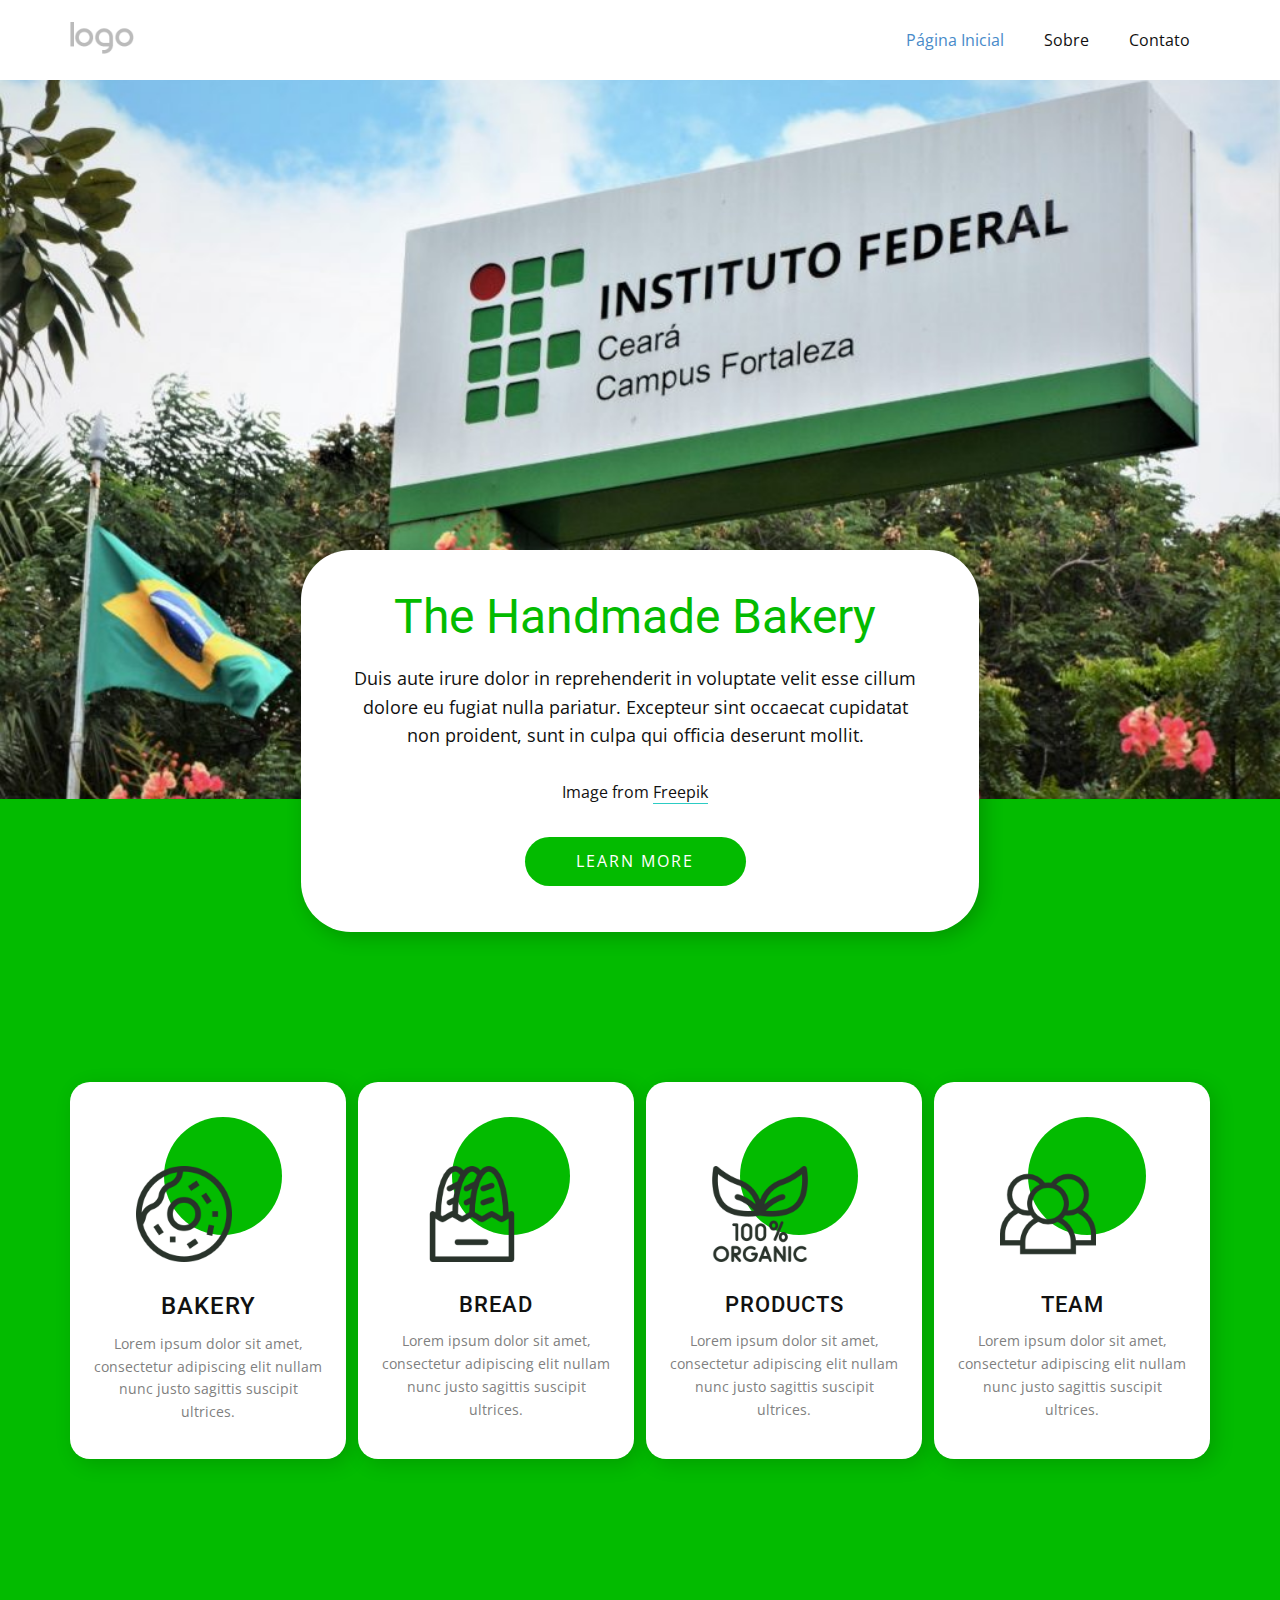
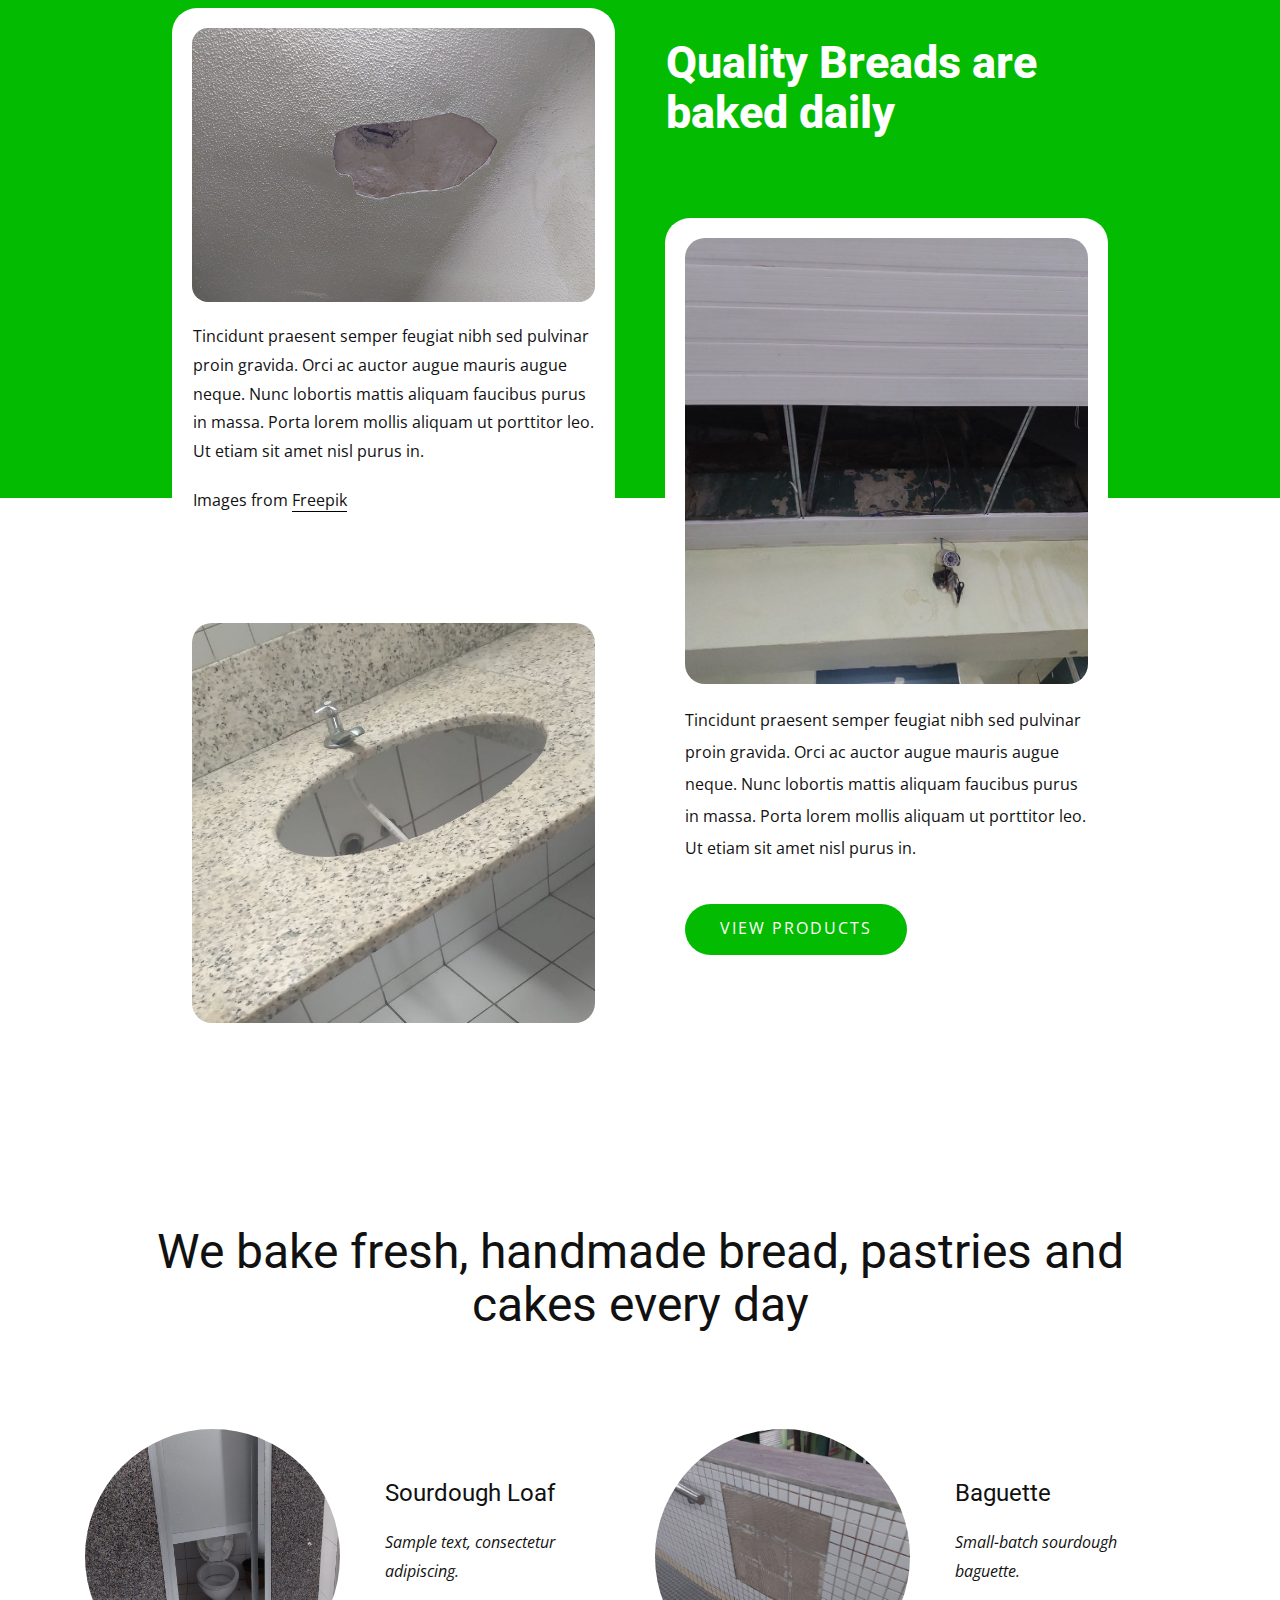
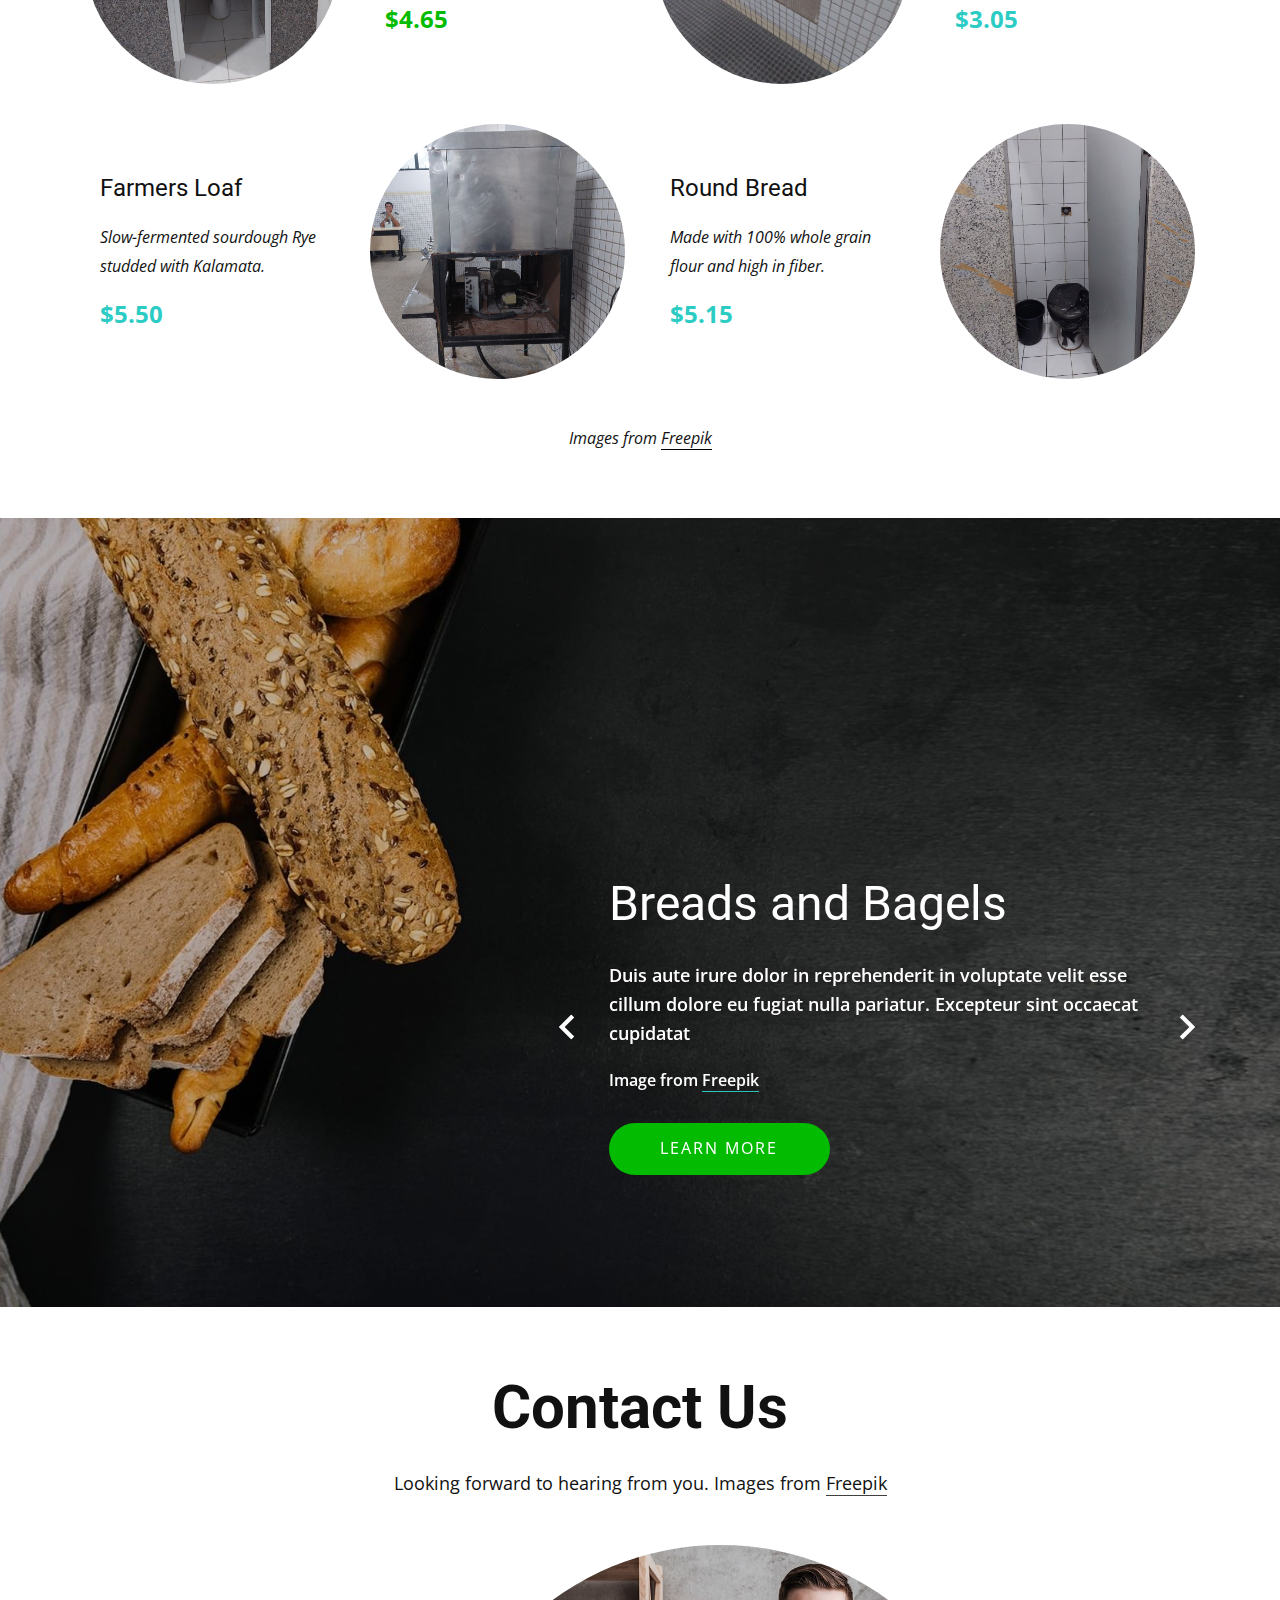
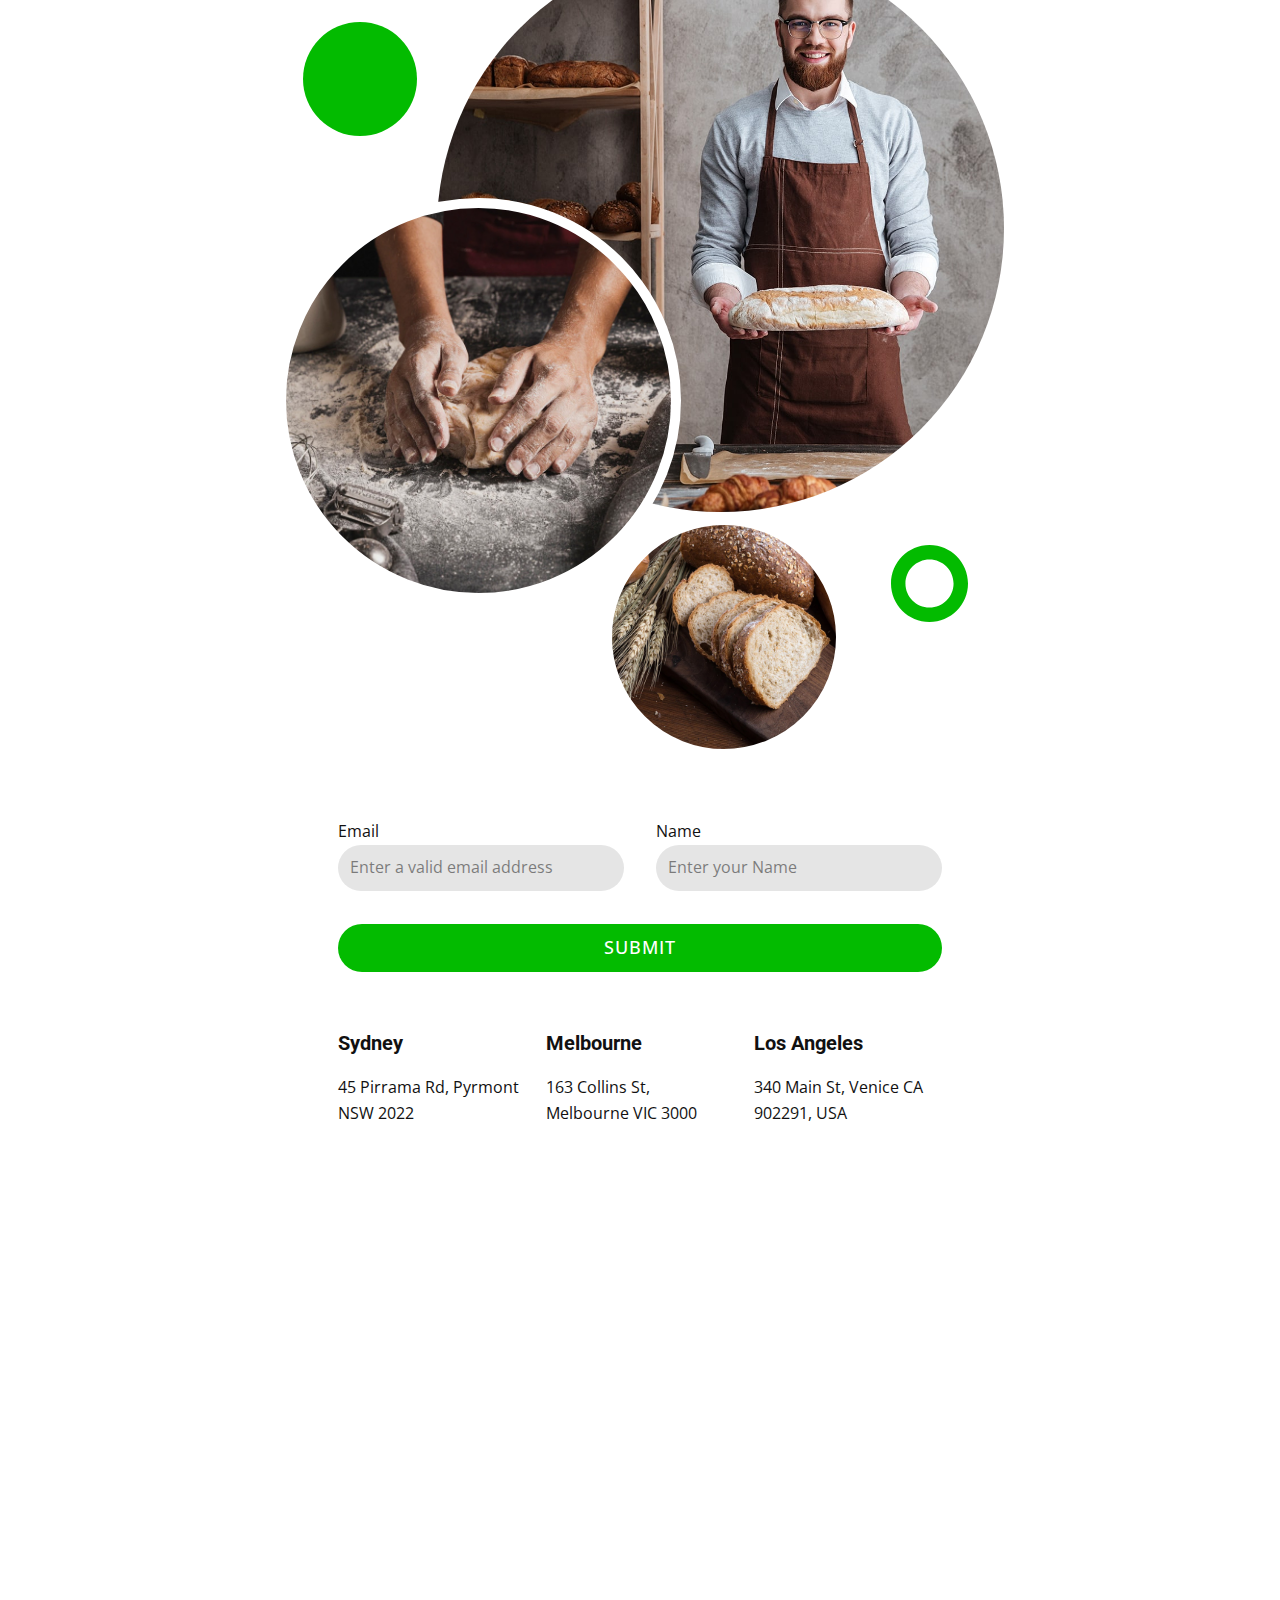
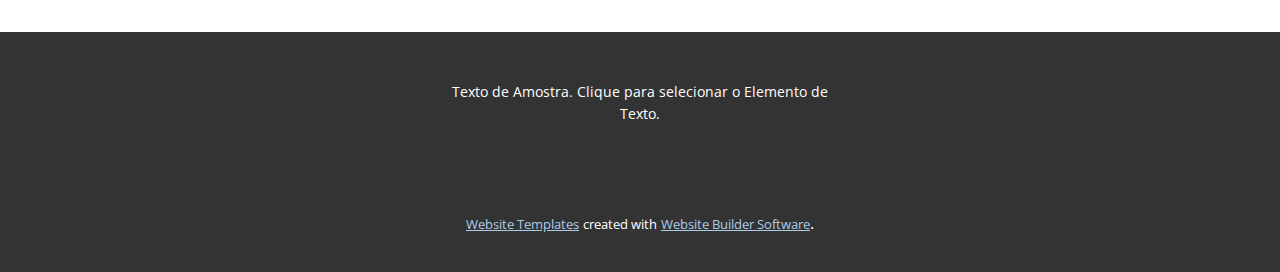
<file: Site1/index.html>
<!DOCTYPE html>
<html style="font-size: 16px;" lang="pt"><head>
    <meta name="viewport" content="width=device-width, initial-scale=1.0">
    <meta charset="utf-8">
    <meta name="keywords" content="The Handmade Bakery, ​Quality Breads are baked daily, ​We bake fresh, handmade bread, pastries and cakes every day, ​Breads and Bagels, ​Try our Favorites!, ​Quality Bread, Contact Us">
    <meta name="description" content="">
    <title>Página Inicial</title>
    <link rel="stylesheet" href="nicepage.css" media="screen">
<link rel="stylesheet" href="Página-Inicial.css" media="screen">
    <script class="u-script" type="text/javascript" src="jquery.js" defer=""></script>
    <script class="u-script" type="text/javascript" src="nicepage.js" defer=""></script>
    <meta name="generator" content="Nicepage 5.0.7, nicepage.com">
    <meta name="referrer" content="origin">
    <link id="u-theme-google-font" rel="stylesheet" href="https://fonts.googleapis.com/css?family=Roboto:100,100i,300,300i,400,400i,500,500i,700,700i,900,900i|Open+Sans:300,300i,400,400i,500,500i,600,600i,700,700i,800,800i">
    
    
    
    
    
    
    
    
    <script type="application/ld+json">{
		"@context": "http://schema.org",
		"@type": "Organization",
		"name": "",
		"logo": "images/default-logo.png"
}</script>
    <meta name="theme-color" content="#478ac9">
    <meta property="og:title" content="Página Inicial">
    <meta property="og:type" content="website">
  </head>
  <body data-home-page="Página-Inicial.html" data-home-page-title="Página Inicial" class="u-body u-xl-mode" data-lang="pt"><header class="u-clearfix u-header u-header" id="sec-040b"><div class="u-clearfix u-sheet u-valign-middle u-sheet-1">
        <a href="https://nicepage.com" class="u-image u-logo u-image-1">
          <img src="images/default-logo.png" class="u-logo-image u-logo-image-1">
        </a>
        <nav class="u-menu u-menu-dropdown u-offcanvas u-menu-1">
          <div class="menu-collapse" style="font-size: 1rem; letter-spacing: 0px;">
            <a class="u-button-style u-custom-left-right-menu-spacing u-custom-padding-bottom u-custom-top-bottom-menu-spacing u-nav-link u-text-active-palette-1-base u-text-hover-palette-2-base" href="#">
              <svg class="u-svg-link" viewBox="0 0 24 24"><use xmlns:xlink="http://www.w3.org/1999/xlink" xlink:href="#menu-hamburger"></use></svg>
              <svg class="u-svg-content" version="1.1" id="menu-hamburger" viewBox="0 0 16 16" x="0px" y="0px" xmlns:xlink="http://www.w3.org/1999/xlink" xmlns="http://www.w3.org/2000/svg"><g><rect y="1" width="16" height="2"></rect><rect y="7" width="16" height="2"></rect><rect y="13" width="16" height="2"></rect>
</g></svg>
            </a>
          </div>
          <div class="u-nav-container">
            <ul class="u-nav u-unstyled u-nav-1"><li class="u-nav-item"><a class="u-button-style u-nav-link u-text-active-palette-1-base u-text-hover-palette-2-base" href="Página-Inicial.html" style="padding: 10px 20px;">Página Inicial</a>
</li><li class="u-nav-item"><a class="u-button-style u-nav-link u-text-active-palette-1-base u-text-hover-palette-2-base" href="Sobre.html" style="padding: 10px 20px;">Sobre</a>
</li><li class="u-nav-item"><a class="u-button-style u-nav-link u-text-active-palette-1-base u-text-hover-palette-2-base" href="Contato.html" style="padding: 10px 20px;">Contato</a>
</li></ul>
          </div>
          <div class="u-nav-container-collapse">
            <div class="u-black u-container-style u-inner-container-layout u-opacity u-opacity-95 u-sidenav">
              <div class="u-inner-container-layout u-sidenav-overflow">
                <div class="u-menu-close"></div>
                <ul class="u-align-center u-nav u-popupmenu-items u-unstyled u-nav-2"><li class="u-nav-item"><a class="u-button-style u-nav-link" href="Página-Inicial.html">Página Inicial</a>
</li><li class="u-nav-item"><a class="u-button-style u-nav-link" href="Sobre.html">Sobre</a>
</li><li class="u-nav-item"><a class="u-button-style u-nav-link" href="Contato.html">Contato</a>
</li></ul>
              </div>
            </div>
            <div class="u-black u-menu-overlay u-opacity u-opacity-70"></div>
          </div>
        </nav>
      </div></header>
    <section class="u-clearfix u-custom-color-1 u-section-1" id="carousel_26aa">
      <img src="images/WhatsApp-Image-2020-05-08-at-12.14.22-1024x683-1.jpeg" class="u-align-left u-expanded-width u-image u-image-1" data-image-width="1024" data-image-height="683">
      <div class="u-align-left u-container-style u-group u-radius-50 u-shape-round u-similar-fill u-white u-group-1">
        <div class="u-container-layout u-padding-12 u-container-layout-1">
          <h1 class="u-align-center u-text u-text-custom-color-1 u-text-1">The Handmade Bakery</h1>
          <p class="u-align-center u-text u-text-2">Duis aute irure dolor in reprehenderit in voluptate velit esse cillum dolore eu fugiat nulla pariatur. Excepteur sint occaecat cupidatat non proident, sunt in culpa qui officia deserunt mollit.</p>
          <p class="u-align-center u-text u-text-3">Image from <a href="https://www.freepik.com/photos/food" class="u-active-none u-border-1 u-border-active-black u-border-hover-black u-border-no-left u-border-no-right u-border-no-top u-border-palette-4-base u-btn u-button-link u-button-style u-hover-none u-none u-text-body-color u-btn-1" target="_blank">Freepik</a>
          </p>
          <a href="https://nicepage.com/c/technology-html-templates" class="u-active-palette-4-dark-2 u-align-center u-border-none u-btn u-btn-round u-button-style u-custom-color-1 u-hover-palette-4-dark-2 u-radius-50 u-btn-2">learn more</a>
        </div>
      </div>
    </section>
    <section class="u-align-center u-clearfix u-custom-color-1 u-section-2" id="carousel_6307">
      <div class="u-clearfix u-sheet u-valign-middle u-sheet-1">
        <div class="u-expanded-width u-list u-list-1">
          <div class="u-repeater u-repeater-1">
            <div class="u-container-style u-list-item u-radius-20 u-repeater-item u-shape-round u-white u-list-item-1">
              <div class="u-container-layout u-similar-container u-valign-top u-container-layout-1">
                <div class="u-container-style u-group u-shape-rectangle u-group-1">
                  <div class="u-container-layout">
                    <div class="u-custom-color-1 u-preserve-proportions u-shape u-shape-circle u-shape-1"></div><span class="u-file-icon u-icon u-text-palette-4-dark-3 u-icon-1"><img src="images/4770611-006a34b0.png" alt=""></span>
                  </div>
                </div>
                <h4 class="u-align-center u-text u-text-1">Bakery</h4>
                <p class="u-align-center u-text u-text-grey-50 u-text-2">Lorem ipsum dolor sit amet, consectetur adipiscing elit nullam nunc justo sagittis suscipit ultrices.</p>
              </div>
            </div>
            <div class="u-container-style u-list-item u-radius-20 u-repeater-item u-shape-round u-white u-list-item-2">
              <div class="u-container-layout u-similar-container u-valign-top u-container-layout-3">
                <div class="u-container-style u-group u-shape-rectangle u-group-2">
                  <div class="u-container-layout">
                    <div class="u-custom-color-1 u-preserve-proportions u-shape u-shape-circle u-shape-2"></div><span class="u-file-icon u-icon u-text-palette-4-dark-3 u-icon-2"><img src="images/1332236-373ca40d.png" alt=""></span>
                  </div>
                </div>
                <h4 class="u-align-center u-text u-text-3">Bread</h4>
                <p class="u-align-center u-text u-text-grey-50 u-text-4">Lorem ipsum dolor sit amet, consectetur adipiscing elit nullam nunc justo sagittis suscipit ultrices.</p>
              </div>
            </div>
            <div class="u-container-style u-list-item u-radius-20 u-repeater-item u-shape-round u-white u-list-item-3">
              <div class="u-container-layout u-similar-container u-valign-top u-container-layout-5">
                <div class="u-container-style u-group u-shape-rectangle u-group-3">
                  <div class="u-container-layout">
                    <div class="u-custom-color-1 u-preserve-proportions u-shape u-shape-circle u-shape-3"></div><span class="u-file-icon u-icon u-text-palette-4-dark-3 u-icon-3"><img src="images/5267969-431cd235.png" alt=""></span>
                  </div>
                </div>
                <h4 class="u-align-center u-text u-text-5">Products</h4>
                <p class="u-align-center u-text u-text-grey-50 u-text-6">Lorem ipsum dolor sit amet, consectetur adipiscing elit nullam nunc justo sagittis suscipit ultrices.</p>
              </div>
            </div>
            <div class="u-container-style u-list-item u-radius-20 u-repeater-item u-shape-round u-white u-list-item-4">
              <div class="u-container-layout u-similar-container u-valign-top u-container-layout-7">
                <div class="u-container-style u-group u-shape-rectangle u-group-4">
                  <div class="u-container-layout">
                    <div class="u-custom-color-1 u-preserve-proportions u-shape u-shape-circle u-shape-4"></div><span class="u-file-icon u-icon u-text-palette-4-dark-3 u-icon-4"><img src="images/171561-e7805ae0.png" alt=""></span>
                  </div>
                </div>
                <h4 class="u-align-center u-text u-text-7">Team</h4>
                <p class="u-align-center u-text u-text-grey-50 u-text-8">Lorem ipsum dolor sit amet, consectetur adipiscing elit nullam nunc justo sagittis suscipit ultrices.</p>
              </div>
            </div>
          </div>
        </div>
      </div>
    </section>
    <section class="u-align-center u-clearfix u-section-3" id="carousel_b914">
      <div class="u-custom-color-1 u-expanded-width u-shape u-shape-rectangle u-shape-1"></div>
      <div class="u-clearfix u-gutter-50 u-layout-wrap u-layout-wrap-1">
        <div class="u-layout">
          <div class="u-layout-row">
            <div class="u-size-30 u-size-60-md">
              <div class="u-layout-col">
                <div class="u-container-style u-layout-cell u-left-cell u-radius-50 u-shape-round u-size-40 u-white u-layout-cell-1">
                  <div class="u-container-layout u-valign-top u-container-layout-1">
                    <img class="u-expanded-width u-image u-image-round u-radius-16 u-image-1" src="images/photo_4949904316802640722_y.jpg" data-image-width="1280" data-image-height="960">
                    <p class="u-text u-text-1">Tincidunt praesent semper feugiat nibh sed pulvinar proin gravida. Orci ac auctor augue mauris augue neque. Nunc lobortis mattis aliquam faucibus purus in massa. Porta lorem mollis aliquam ut porttitor leo. Ut etiam sit amet nisl purus in.</p>
                    <p class="u-align-left u-text u-text-2">Images from <a href="https://www.freepik.com" class="u-active-none u-border-1 u-border-black u-border-no-left u-border-no-right u-border-no-top u-btn u-button-link u-button-style u-hover-none u-none u-text-body-color u-btn-1" target="_blank">Freepik</a>
                    </p>
                  </div>
                </div>
                <div class="u-container-style u-layout-cell u-left-cell u-radius-50 u-shape-round u-size-20 u-white u-layout-cell-2">
                  <div class="u-container-layout u-valign-bottom-lg u-valign-bottom-xl u-valign-middle-md u-valign-middle-sm u-valign-middle-xs u-container-layout-2">
                    <img class="u-expanded-width u-image u-image-round u-radius-20 u-image-2" src="images/photo_4949904316802640742_y.jpg" data-image-width="720" data-image-height="1280">
                  </div>
                </div>
              </div>
            </div>
            <div class="u-size-30 u-size-60-md">
              <div class="u-layout-col">
                <div class="u-container-style u-custom-color-1 u-layout-cell u-right-cell u-size-20 u-layout-cell-3">
                  <div class="u-container-layout u-container-layout-3">
                    <h2 class="u-text u-text-3"> Quality Breads are baked daily</h2>
                  </div>
                </div>
                <div class="u-container-style u-layout-cell u-radius-50 u-right-cell u-shape-round u-size-40 u-white u-layout-cell-4">
                  <div class="u-container-layout u-valign-top u-container-layout-4">
                    <img class="u-expanded-width u-image u-image-round u-radius-20 u-image-3" src="images/photo_4949904316802640726_y.jpg" data-image-width="1280" data-image-height="960">
                    <p class="u-align-left u-text u-text-4">Tincidunt praesent semper feugiat nibh sed pulvinar proin gravida. Orci ac auctor augue mauris augue neque. Nunc lobortis mattis aliquam faucibus purus in massa. Porta lorem mollis aliquam ut porttitor leo. Ut etiam sit amet nisl purus in.<br>
                    </p>
                    <a href="https://nicepage.com/k/blank-html-templates" class="u-active-palette-2-base u-align-center u-border-none u-btn u-btn-round u-button-style u-custom-color-1 u-hover-custom-color-3 u-radius-50 u-btn-2" data-animation-name="" data-animation-duration="0" data-animation-delay="0" data-animation-direction="">View Products</a>
                  </div>
                </div>
              </div>
            </div>
          </div>
        </div>
      </div>
    </section>
    <section class="u-align-center u-clearfix u-container-align-center u-section-4" id="carousel_9651">
      <div class="u-clearfix u-sheet u-valign-middle u-sheet-1">
        <h2 class="u-align-center u-text u-text-1"> We bake fresh, handmade bread, pastries and cakes every day</h2>
        <div class="u-clearfix u-expanded-width u-gutter-0 u-layout-wrap u-layout-wrap-1">
          <div class="u-gutter-0 u-layout">
            <div class="u-layout-col">
              <div class="u-size-30">
                <div class="u-layout-row">
                  <div class="u-align-center u-container-align-center u-container-style u-layout-cell u-radius-50 u-size-15 u-layout-cell-1">
                    <div class="u-container-layout u-valign-middle u-container-layout-1">
                      <div class="u-align-center u-image u-image-circle u-image-1" data-image-width="960" data-image-height="1280"></div>
                    </div>
                  </div>
                  <div class="u-align-left u-container-style u-layout-cell u-size-15 u-layout-cell-2" data-animation-name="" data-animation-duration="0" data-animation-delay="0" data-animation-direction="">
                    <div class="u-container-layout u-valign-middle u-container-layout-2">
                      <h4 class="u-text u-text-2"> Sourdough Loaf</h4>
                      <p class="u-text u-text-3">Sample text, consectetur adipiscing.</p>
                      <h5 class="u-custom-font u-text u-text-custom-color-1 u-text-font u-text-4" data-animation-name="" data-animation-duration="0" data-animation-delay="0" data-animation-direction="">$​4.65</h5>
                    </div>
                  </div>
                  <div class="u-align-center u-container-align-center u-container-style u-layout-cell u-radius-50 u-size-15 u-layout-cell-3">
                    <div class="u-container-layout u-valign-middle u-container-layout-3">
                      <div class="u-align-center u-image u-image-circle u-image-2" data-image-width="600" data-image-height="800"></div>
                    </div>
                  </div>
                  <div class="u-align-left u-container-style u-layout-cell u-size-15 u-layout-cell-4" data-animation-name="" data-animation-duration="0" data-animation-delay="0" data-animation-direction="">
                    <div class="u-container-layout u-valign-middle u-container-layout-4">
                      <h4 class="u-text u-text-5" data-animation-name="" data-animation-duration="0" data-animation-delay="0" data-animation-direction=""> Baguette</h4>
                      <p class="u-text u-text-6"> Small-batch sourdough baguette.</p>
                      <h5 class="u-custom-font u-text u-text-font u-text-palette-4-base u-text-7" data-animation-name="" data-animation-duration="0" data-animation-delay="0" data-animation-direction="">$​3.05</h5>
                    </div>
                  </div>
                </div>
              </div>
              <div class="u-size-30">
                <div class="u-layout-row">
                  <div class="u-align-left u-container-style u-layout-cell u-size-15 u-layout-cell-5">
                    <div class="u-container-layout u-valign-middle u-container-layout-5">
                      <h4 class="u-text u-text-8" data-animation-name="" data-animation-duration="0" data-animation-delay="0" data-animation-direction="">Farmers Loaf</h4>
                      <p class="u-text u-text-9"> Slow-fermented sourdough Rye studded with Kalamata.</p>
                      <h5 class="u-custom-font u-text u-text-font u-text-palette-4-base u-text-10" data-animation-name="" data-animation-duration="0" data-animation-delay="0" data-animation-direction="">$​5.50</h5>
                    </div>
                  </div>
                  <div class="u-align-center u-container-align-center-lg u-container-align-center-md u-container-align-center-sm u-container-align-center-xl u-container-style u-layout-cell u-radius-50 u-size-15 u-layout-cell-6" data-animation-name="" data-animation-duration="0" data-animation-delay="0" data-animation-direction="">
                    <div class="u-container-layout u-valign-middle u-container-layout-6">
                      <div class="u-align-center u-image u-image-circle u-image-3" data-image-width="1280" data-image-height="960"></div>
                    </div>
                  </div>
                  <div class="u-align-left u-container-style u-layout-cell u-size-15 u-layout-cell-7" data-animation-name="" data-animation-duration="0" data-animation-delay="0" data-animation-direction="">
                    <div class="u-container-layout u-valign-middle u-container-layout-7">
                      <h4 class="u-text u-text-11" data-animation-name="" data-animation-duration="0" data-animation-delay="0" data-animation-direction="">Round Bread</h4>
                      <p class="u-text u-text-12"> Made with 100% whole grain flour and high in fiber.</p>
                      <h5 class="u-custom-font u-text u-text-font u-text-palette-4-base u-text-13">$​5.15</h5>
                    </div>
                  </div>
                  <div class="u-align-center u-container-align-center u-container-style u-layout-cell u-radius-50 u-size-15 u-layout-cell-8">
                    <div class="u-container-layout u-valign-middle u-container-layout-8">
                      <div class="u-align-center u-image u-image-circle u-image-4" data-image-width="960" data-image-height="1280"></div>
                    </div>
                  </div>
                </div>
              </div>
            </div>
          </div>
        </div>
        <p class="u-align-center u-text u-text-14">Images from <a href="https://freepik.com/photos/backround" class="u-active-none u-border-1 u-border-active-palette-4-base u-border-black u-border-hover-palette-4-base u-border-no-left u-border-no-right u-border-no-top u-bottom-left-radius-0 u-bottom-right-radius-0 u-btn u-button-link u-button-style u-hover-none u-none u-radius-0 u-text-body-color u-top-left-radius-0 u-top-right-radius-0 u-btn-1" target="_blank">Freepik</a>
        </p>
      </div>
    </section>
    <section class="u-clearfix u-image u-shading u-section-5" id="carousel_0536" data-image-width="1920" data-image-height="1024">
      <div class="u-clearfix u-sheet u-sheet-1">
        <div id="carousel-ee08" data-interval="5000" data-u-ride="carousel" class="u-carousel u-slider u-slider-1">
          <ol class="u-carousel-indicators u-hidden u-opacity u-opacity-55 u-carousel-indicators-1">
            <li data-u-target="#carousel-ee08" class="u-active u-border-1 u-border-white u-shape-circle u-white" data-u-slide-to="0" style="height: 10px; width: 10px;"></li>
            <li data-u-target="#carousel-ee08" class="u-border-1 u-border-white u-shape-circle u-white" data-u-slide-to="1" style="height: 10px; width: 10px;"></li>
            <li data-u-target="#carousel-ee08" class="u-border-1 u-border-white u-shape-circle u-white" data-u-slide-to="2" style="height: 10px; width: 10px;"></li>
          </ol>
          <div class="u-carousel-inner" role="listbox">
            <div class="u-active u-align-left u-carousel-item u-container-align-left u-container-style u-shape-rectangle u-slide">
              <div class="u-container-layout u-valign-middle u-container-layout-1">
                <h2 class="u-align-left u-color-scheme-u10 u-color-style-multicolor-1 u-text u-text-1"> Breads and Bagels</h2>
                <p class="u-align-left u-large-text u-text u-text-body-alt-color u-text-variant u-text-2"> Duis aute irure dolor in reprehenderit in voluptate velit esse cillum dolore eu fugiat nulla pariatur. Excepteur sint occaecat cupidatat</p>
                <p class="u-align-left u-text u-text-body-alt-color u-text-3">Image from <a href="https://www.freepik.com/photos/background" class="u-border-1 u-border-no-left u-border-no-right u-border-no-top u-border-palette-4-base u-btn u-button-link u-button-style u-none u-text-body-alt-color u-btn-1" target="_blank">Freepik</a>
                </p>
                <a href="https://nicepage.app" class="u-active-palette-4-dark-2 u-align-center u-border-none u-btn u-btn-round u-button-style u-custom-color-1 u-hover-palette-4-dark-2 u-radius-50 u-btn-2" data-animation-name="" data-animation-duration="0" data-animation-delay="0" data-animation-direction="">learn more</a>
              </div>
              <style data-mode="XL" data-visited="true">.u-section-5 .u-btn-2 {
  background-image: none;
  border-style: none;
  text-transform: uppercase;
  font-size: 1rem;
  letter-spacing: 2px;
  padding-top: 13px;
  padding-right: 52px;
  padding-bottom: 13px;
  padding-left: 51px;
}</style>
              <style data-mode="LG">@media (max-width: 1199px) {
  .u-section-5 .u-btn-2 {
    background-image: none;
    border-style: none;
    text-transform: uppercase;
    font-size: 1rem;
    letter-spacing: 2px;
    padding-top: 13px;
    padding-right: 52px;
    padding-bottom: 13px;
    padding-left: 51px;
  }
}</style>
              <style data-mode="MD">@media (max-width: 991px) {
  .u-section-5 .u-btn-2 {
    background-image: none;
    border-style: none;
    text-transform: uppercase;
    font-size: 1rem;
    letter-spacing: 2px;
    padding-top: 13px;
    padding-right: 52px;
    padding-bottom: 13px;
    padding-left: 51px;
  }
}</style>
              <style data-mode="SM">@media (max-width: 767px) {
  .u-section-5 .u-btn-2 {
    background-image: none;
    border-style: none;
    text-transform: uppercase;
    font-size: 1rem;
    letter-spacing: 2px;
    padding-top: 13px;
    padding-right: 52px;
    padding-bottom: 13px;
    padding-left: 51px;
  }
}</style>
              <style data-mode="XS">@media (max-width: 575px) {
  .u-section-5 .u-btn-2 {
    background-image: none;
    border-style: none;
    text-transform: uppercase;
    font-size: 1rem;
    letter-spacing: 2px;
    padding-top: 13px;
    padding-right: 52px;
    padding-bottom: 13px;
    padding-left: 51px;
  }
}</style>
            </div>
            <div class="u-align-left u-carousel-item u-container-align-left u-container-style u-shape-rectangle u-slide">
              <div class="u-container-layout u-valign-middle u-container-layout-2">
                <h2 class="u-align-left u-color-scheme-u10 u-color-style-multicolor-1 u-text u-text-4"> Try our Favorites!</h2>
                <p class="u-align-left u-large-text u-text u-text-body-alt-color u-text-variant u-text-5"> Duis aute irure dolor in reprehenderit in voluptate velit esse cillum dolore eu fugiat nulla pariatur. Excepteur sint occaecat cupidatat</p>
                <p class="u-align-left u-text u-text-body-alt-color u-text-6">Image from <a href="https://www.freepik.com/photos/background" class="u-border-1 u-border-no-left u-border-no-right u-border-no-top u-border-palette-4-base u-btn u-button-link u-button-style u-none u-text-body-alt-color u-btn-3" target="_blank">Freepik</a>
                </p>
                <a href="https://nicepage.com/c/text-button-html-templates" class="u-active-palette-4-dark-2 u-align-center u-btn u-btn-round u-button-style u-hover-palette-4-dark-2 u-palette-4-base u-radius-50 u-btn-4" data-animation-name="" data-animation-duration="0" data-animation-delay="0" data-animation-direction="">learn more</a>
              </div>
              <style data-mode="XL" data-visited="true">.u-section-5 .u-btn-4 {
  background-image: none;
  border-style: none;
  text-transform: uppercase;
  font-size: 1rem;
  letter-spacing: 2px;
  padding-top: 13px;
  padding-right: 52px;
  padding-bottom: 13px;
  padding-left: 51px;
}</style>
              <style data-mode="LG">@media (max-width: 1199px) {
  .u-section-5 .u-btn-4 {
    background-image: none;
    border-style: none;
    text-transform: uppercase;
    font-size: 1rem;
    letter-spacing: 2px;
    padding-top: 13px;
    padding-right: 52px;
    padding-bottom: 13px;
    padding-left: 51px;
  }
}</style>
              <style data-mode="MD">@media (max-width: 991px) {
  .u-section-5 .u-btn-4 {
    background-image: none;
    border-style: none;
    text-transform: uppercase;
    font-size: 1rem;
    letter-spacing: 2px;
    padding-top: 13px;
    padding-right: 52px;
    padding-bottom: 13px;
    padding-left: 51px;
  }
}</style>
              <style data-mode="SM">@media (max-width: 767px) {
  .u-section-5 .u-btn-4 {
    background-image: none;
    border-style: none;
    text-transform: uppercase;
    font-size: 1rem;
    letter-spacing: 2px;
    padding-top: 13px;
    padding-right: 52px;
    padding-bottom: 13px;
    padding-left: 51px;
  }
}</style>
              <style data-mode="XS">@media (max-width: 575px) {
  .u-section-5 .u-btn-4 {
    background-image: none;
    border-style: none;
    text-transform: uppercase;
    font-size: 1rem;
    letter-spacing: 2px;
    padding-top: 13px;
    padding-right: 52px;
    padding-bottom: 13px;
    padding-left: 51px;
  }
}</style>
            </div>
            <div class="u-align-left u-carousel-item u-container-align-left u-container-style u-shape-rectangle u-slide">
              <div class="u-container-layout u-valign-middle u-container-layout-3">
                <h2 class="u-align-left u-color-scheme-u10 u-color-style-multicolor-1 u-text u-text-7"> Quality Bread</h2>
                <p class="u-align-left u-large-text u-text u-text-body-alt-color u-text-variant u-text-8"> Duis aute irure dolor in reprehenderit in voluptate velit esse cillum dolore eu fugiat nulla pariatur. Excepteur sint occaecat cupidatat</p>
                <p class="u-align-left u-text u-text-body-alt-color u-text-9">Image from <a href="https://www.freepik.com/photos/background" class="u-border-1 u-border-no-left u-border-no-right u-border-no-top u-border-palette-4-base u-btn u-button-link u-button-style u-none u-text-body-alt-color u-btn-5" target="_blank">Freepik</a>
                </p>
                <a href="https://nicepage.com/static-site-generator" class="u-active-palette-4-dark-2 u-align-center u-btn u-btn-round u-button-style u-hover-palette-4-dark-2 u-palette-4-base u-radius-50 u-btn-6" data-animation-name="" data-animation-duration="0" data-animation-delay="0" data-animation-direction="">learn more</a>
              </div>
              <style data-mode="XL" data-visited="true">.u-section-5 .u-btn-6 {
  background-image: none;
  border-style: none;
  text-transform: uppercase;
  font-size: 1rem;
  letter-spacing: 2px;
  padding-top: 13px;
  padding-right: 52px;
  padding-bottom: 13px;
  padding-left: 51px;
}</style>
              <style data-mode="LG">@media (max-width: 1199px) {
  .u-section-5 .u-btn-6 {
    background-image: none;
    border-style: none;
    text-transform: uppercase;
    font-size: 1rem;
    letter-spacing: 2px;
    padding-top: 13px;
    padding-right: 52px;
    padding-bottom: 13px;
    padding-left: 51px;
  }
}</style>
              <style data-mode="MD">@media (max-width: 991px) {
  .u-section-5 .u-btn-6 {
    background-image: none;
    border-style: none;
    text-transform: uppercase;
    font-size: 1rem;
    letter-spacing: 2px;
    padding-top: 13px;
    padding-right: 52px;
    padding-bottom: 13px;
    padding-left: 51px;
  }
}</style>
              <style data-mode="SM">@media (max-width: 767px) {
  .u-section-5 .u-btn-6 {
    background-image: none;
    border-style: none;
    text-transform: uppercase;
    font-size: 1rem;
    letter-spacing: 2px;
    padding-top: 13px;
    padding-right: 52px;
    padding-bottom: 13px;
    padding-left: 51px;
  }
}</style>
              <style data-mode="XS">@media (max-width: 575px) {
  .u-section-5 .u-btn-6 {
    background-image: none;
    border-style: none;
    text-transform: uppercase;
    font-size: 1rem;
    letter-spacing: 2px;
    padding-top: 13px;
    padding-right: 52px;
    padding-bottom: 13px;
    padding-left: 51px;
  }
}</style>
            </div>
          </div>
          <a class="u-absolute-vcenter u-carousel-control u-carousel-control-prev u-hidden-xs u-hover-white u-spacing-10 u-text-body-alt-color u-text-hover-palette-1-base u-carousel-control-1" href="#carousel-ee08" role="button" data-u-slide="prev">
            <span aria-hidden="true">
              <svg viewBox="0 0 256 256"><g><polygon points="207.093,30.187 176.907,0 48.907,128 176.907,256 207.093,225.813 109.28,128"></polygon>
</g></svg>
            </span>
            <span class="sr-only">
              <svg viewBox="0 0 256 256"><g><polygon points="207.093,30.187 176.907,0 48.907,128 176.907,256 207.093,225.813 109.28,128"></polygon>
</g></svg>
            </span>
          </a>
          <a class="u-absolute-vcenter u-carousel-control u-carousel-control-next u-hidden-xs u-hover-white u-spacing-10 u-text-body-alt-color u-text-hover-palette-1-base u-carousel-control-2" href="#carousel-ee08" role="button" data-u-slide="next">
            <span aria-hidden="true">
              <svg viewBox="0 0 306 306"><g id="chevron-right"><polygon points="94.35,0 58.65,35.7 175.95,153 58.65,270.3 94.35,306 247.35,153"></polygon>
</g></svg>
            </span>
            <span class="sr-only">
              <svg viewBox="0 0 306 306"><g id="chevron-right"><polygon points="94.35,0 58.65,35.7 175.95,153 58.65,270.3 94.35,306 247.35,153"></polygon>
</g></svg>
            </span>
          </a>
        </div>
      </div>
    </section>
    <section class="u-clearfix u-container-align-center u-section-6" id="carousel_0e0b">
      <div class="u-clearfix u-sheet u-valign-middle-lg u-valign-middle-md u-valign-middle-xl u-sheet-1">
        <h2 class="u-align-center u-text u-text-1">Contact Us</h2>
        <p class="u-align-center u-text u-text-2"> Looking forward to hearing from you. Images from <a href="https://www.freepik.com/" class="u-active-none u-border-1 u-border-grey-75 u-border-hover-grey-75 u-border-no-left u-border-no-right u-border-no-top u-bottom-left-radius-0 u-bottom-right-radius-0 u-btn u-button-link u-button-style u-hover-none u-none u-radius-0 u-text-body-color u-top-left-radius-0 u-top-right-radius-0 u-btn-1" target="_blank">Freepik</a>
        </p>
        <div class="u-align-center u-container-style u-group u-shape-rectangle u-group-1">
          <div class="u-container-layout u-valign-middle-sm u-valign-middle-xs">
            <div class="u-image u-image-circle u-image-1" data-image-width="1272" data-image-height="1000"></div>
            <div class="u-border-10 u-border-white u-image u-image-circle u-image-2" data-image-width="800" data-image-height="822"></div>
            <div class="u-border-10 u-border-white u-image u-image-circle u-image-3" data-image-width="800" data-image-height="604"></div>
            <div class="u-custom-color-1 u-shape u-shape-circle u-shape-1"></div>
            <div class="u-shape u-shape-svg u-text-custom-color-1 u-shape-2">
              <svg class="u-svg-link" preserveAspectRatio="none" viewBox="0 0 160 160" style=""><use xmlns:xlink="http://www.w3.org/1999/xlink" xlink:href="#svg-8531"></use></svg>
              <svg xmlns="http://www.w3.org/2000/svg" xmlns:xlink="http://www.w3.org/1999/xlink" version="1.1" xml:space="preserve" class="u-svg-content" viewBox="0 0 160 160" x="0px" y="0px" id="svg-8531" style="enable-background:new 0 0 160 160;"><path d="M80,30c27.6,0,50,22.4,50,50s-22.4,50-50,50s-50-22.4-50-50S52.4,30,80,30 M80,0C35.8,0,0,35.8,0,80s35.8,80,80,80
	s80-35.8,80-80S124.2,0,80,0L80,0z"></path></svg>
            </div>
          </div>
        </div>
        <div class="u-form u-form-1">
          <form action="https://forms.nicepagesrv.com/Form/Process" class="u-clearfix u-form-spacing-32 u-form-vertical u-inner-form" source="email" name="form" style="padding: 10px;">
            <div class="u-form-email u-form-group u-form-partition-factor-2">
              <label for="email-bb9b" class="u-label">Email</label>
              <input type="email" placeholder="Enter a valid email address" id="email-bb9b" name="email" class="u-grey-10 u-input u-input-rectangle u-radius-50" required="">
            </div>
            <div class="u-form-group u-form-name u-form-partition-factor-2">
              <label for="name-bb9b" class="u-label">Name</label>
              <input type="text" placeholder="Enter your Name" id="name-bb9b" name="name" class="u-grey-10 u-input u-input-rectangle u-radius-50" required="">
            </div>
            <div class="u-align-left u-form-group u-form-submit">
              <a href="#" class="u-border-none u-btn u-btn-round u-btn-submit u-button-style u-custom-color-1 u-radius-50 u-btn-2">Submit</a>
              <input type="submit" value="submit" class="u-form-control-hidden">
            </div>
            <div class="u-form-send-message u-form-send-success"> Thank you! Your message has been sent. </div>
            <div class="u-form-send-error u-form-send-message"> Unable to send your message. Please fix errors then try again. </div>
            <input type="hidden" value="" name="recaptchaResponse">
            <input type="hidden" name="formServices" value="69e8eba3f2cac80f09d19216f49f43aa">
          </form>
        </div>
        <div class="u-expanded-width-sm u-expanded-width-xs u-list u-list-1">
          <div class="u-repeater u-repeater-1">
            <div class="u-container-align-left u-container-style u-list-item u-repeater-item">
              <div class="u-container-layout u-similar-container u-valign-top u-container-layout-2">
                <h6 class="u-align-left u-text u-text-default u-text-3">Sydney</h6>
                <p class="u-align-left u-text u-text-default u-text-4"> 45 Pirrama Rd,
Pyrmont NSW 2022</p>
              </div>
            </div>
            <div class="u-container-align-left u-container-style u-list-item u-repeater-item">
              <div class="u-container-layout u-similar-container u-valign-top u-container-layout-3">
                <h6 class="u-align-left u-text u-text-default u-text-5">Melbourne</h6>
                <p class="u-align-left u-text u-text-default u-text-6"> 163 Collins St, Melbourne VIC 3000</p>
              </div>
            </div>
            <div class="u-container-align-left u-container-style u-list-item u-repeater-item">
              <div class="u-container-layout u-similar-container u-valign-top u-container-layout-4">
                <h6 class="u-align-left u-text u-text-default u-text-7">Los Angeles</h6>
                <p class="u-align-left u-text u-text-default u-text-8"> 340 Main St, Venice CA 902291, USA</p>
              </div>
            </div>
          </div>
        </div>
      </div>
    </section>
    <section class="u-clearfix u-section-7" id="sec-912d">
      <div class="u-clearfix u-sheet u-sheet-1"></div>
    </section>
    
    
    <footer class="u-align-center u-clearfix u-footer u-grey-80 u-footer" id="sec-096f"><div class="u-clearfix u-sheet u-sheet-1">
        <p class="u-small-text u-text u-text-variant u-text-1">Texto de Amostra. Clique para selecionar o Elemento de Texto.</p>
      </div></footer>
    <section class="u-backlink u-clearfix u-grey-80">
      <a class="u-link" href="https://nicepage.com/website-templates" target="_blank">
        <span>Website Templates</span>
      </a>
      <p class="u-text">
        <span>created with</span>
      </p>
      <a class="u-link" href="" target="_blank">
        <span>Website Builder Software</span>
      </a>. 
    </section>
  
</body></html>
</file>
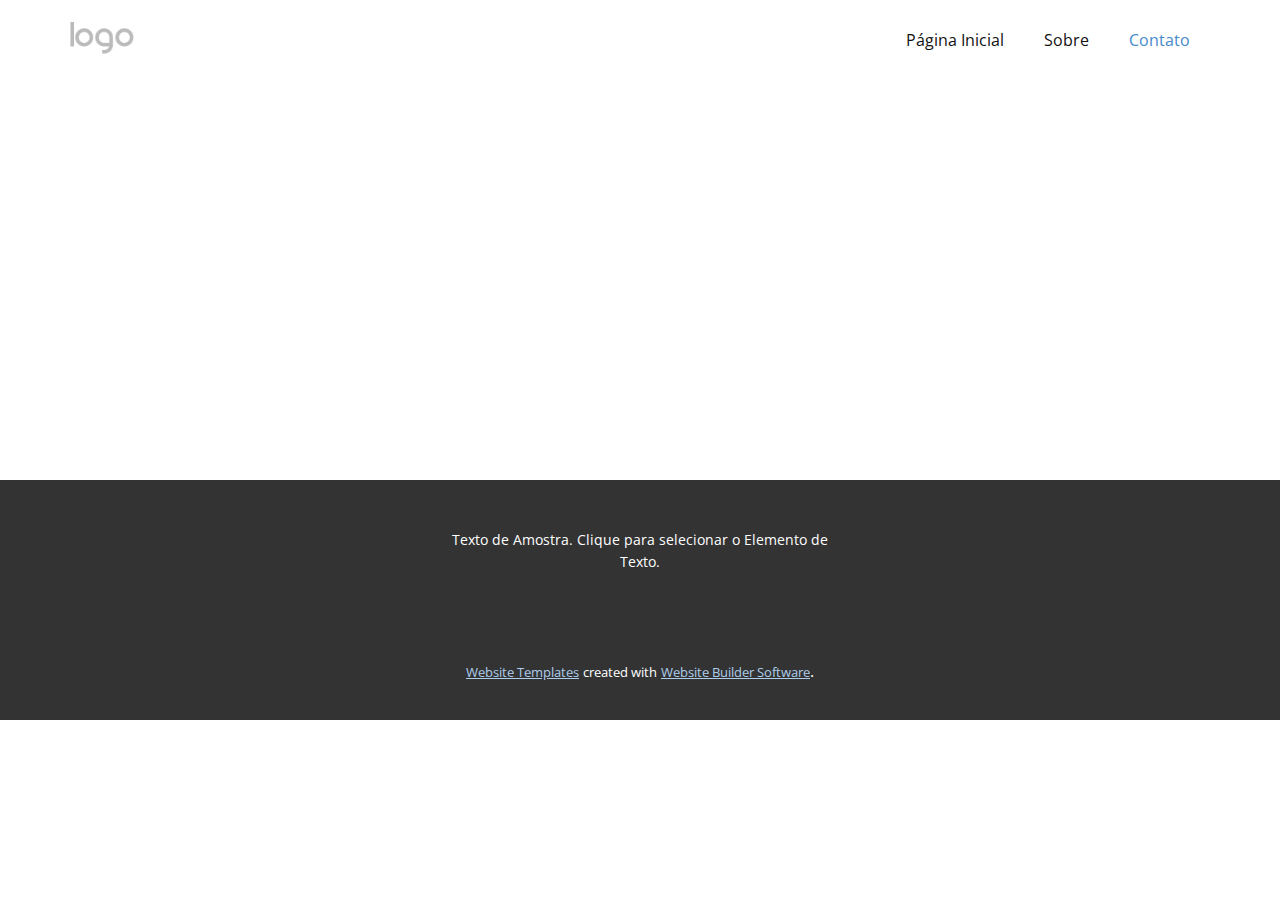
<file: Site1/Contato.html>
<!DOCTYPE html>
<html style="font-size: 16px;" lang="pt"><head>
    <meta name="viewport" content="width=device-width, initial-scale=1.0">
    <meta charset="utf-8">
    <meta name="keywords" content="">
    <meta name="description" content="">
    <title>Contato</title>
    <link rel="stylesheet" href="nicepage.css" media="screen">
<link rel="stylesheet" href="Contato.css" media="screen">
    <script class="u-script" type="text/javascript" src="jquery.js" defer=""></script>
    <script class="u-script" type="text/javascript" src="nicepage.js" defer=""></script>
    <meta name="generator" content="Nicepage 5.0.7, nicepage.com">
    <link id="u-theme-google-font" rel="stylesheet" href="https://fonts.googleapis.com/css?family=Roboto:100,100i,300,300i,400,400i,500,500i,700,700i,900,900i|Open+Sans:300,300i,400,400i,500,500i,600,600i,700,700i,800,800i">
    
    
    <script type="application/ld+json">{
		"@context": "http://schema.org",
		"@type": "Organization",
		"name": "",
		"logo": "images/default-logo.png"
}</script>
    <meta name="theme-color" content="#478ac9">
    <meta property="og:title" content="Contato">
    <meta property="og:type" content="website">
  </head>
  <body class="u-body u-xl-mode" data-lang="pt"><header class="u-clearfix u-header u-header" id="sec-040b"><div class="u-clearfix u-sheet u-valign-middle u-sheet-1">
        <a href="https://nicepage.com" class="u-image u-logo u-image-1">
          <img src="images/default-logo.png" class="u-logo-image u-logo-image-1">
        </a>
        <nav class="u-menu u-menu-dropdown u-offcanvas u-menu-1">
          <div class="menu-collapse" style="font-size: 1rem; letter-spacing: 0px;">
            <a class="u-button-style u-custom-left-right-menu-spacing u-custom-padding-bottom u-custom-top-bottom-menu-spacing u-nav-link u-text-active-palette-1-base u-text-hover-palette-2-base" href="#">
              <svg class="u-svg-link" viewBox="0 0 24 24"><use xmlns:xlink="http://www.w3.org/1999/xlink" xlink:href="#menu-hamburger"></use></svg>
              <svg class="u-svg-content" version="1.1" id="menu-hamburger" viewBox="0 0 16 16" x="0px" y="0px" xmlns:xlink="http://www.w3.org/1999/xlink" xmlns="http://www.w3.org/2000/svg"><g><rect y="1" width="16" height="2"></rect><rect y="7" width="16" height="2"></rect><rect y="13" width="16" height="2"></rect>
</g></svg>
            </a>
          </div>
          <div class="u-nav-container">
            <ul class="u-nav u-unstyled u-nav-1"><li class="u-nav-item"><a class="u-button-style u-nav-link u-text-active-palette-1-base u-text-hover-palette-2-base" href="Página-Inicial.html" style="padding: 10px 20px;">Página Inicial</a>
</li><li class="u-nav-item"><a class="u-button-style u-nav-link u-text-active-palette-1-base u-text-hover-palette-2-base" href="Sobre.html" style="padding: 10px 20px;">Sobre</a>
</li><li class="u-nav-item"><a class="u-button-style u-nav-link u-text-active-palette-1-base u-text-hover-palette-2-base" href="Contato.html" style="padding: 10px 20px;">Contato</a>
</li></ul>
          </div>
          <div class="u-nav-container-collapse">
            <div class="u-black u-container-style u-inner-container-layout u-opacity u-opacity-95 u-sidenav">
              <div class="u-inner-container-layout u-sidenav-overflow">
                <div class="u-menu-close"></div>
                <ul class="u-align-center u-nav u-popupmenu-items u-unstyled u-nav-2"><li class="u-nav-item"><a class="u-button-style u-nav-link" href="Página-Inicial.html">Página Inicial</a>
</li><li class="u-nav-item"><a class="u-button-style u-nav-link" href="Sobre.html">Sobre</a>
</li><li class="u-nav-item"><a class="u-button-style u-nav-link" href="Contato.html">Contato</a>
</li></ul>
              </div>
            </div>
            <div class="u-black u-menu-overlay u-opacity u-opacity-70"></div>
          </div>
        </nav>
      </div></header>
    <section class="u-clearfix u-section-1" id="sec-f161">
      <div class="u-clearfix u-sheet u-sheet-1"></div>
    </section>
    
    
    <footer class="u-align-center u-clearfix u-footer u-grey-80 u-footer" id="sec-096f"><div class="u-clearfix u-sheet u-sheet-1">
        <p class="u-small-text u-text u-text-variant u-text-1">Texto de Amostra. Clique para selecionar o Elemento de Texto.</p>
      </div></footer>
    <section class="u-backlink u-clearfix u-grey-80">
      <a class="u-link" href="https://nicepage.com/website-templates" target="_blank">
        <span>Website Templates</span>
      </a>
      <p class="u-text">
        <span>created with</span>
      </p>
      <a class="u-link" href="" target="_blank">
        <span>Website Builder Software</span>
      </a>. 
    </section>
  
</body></html>
</file>
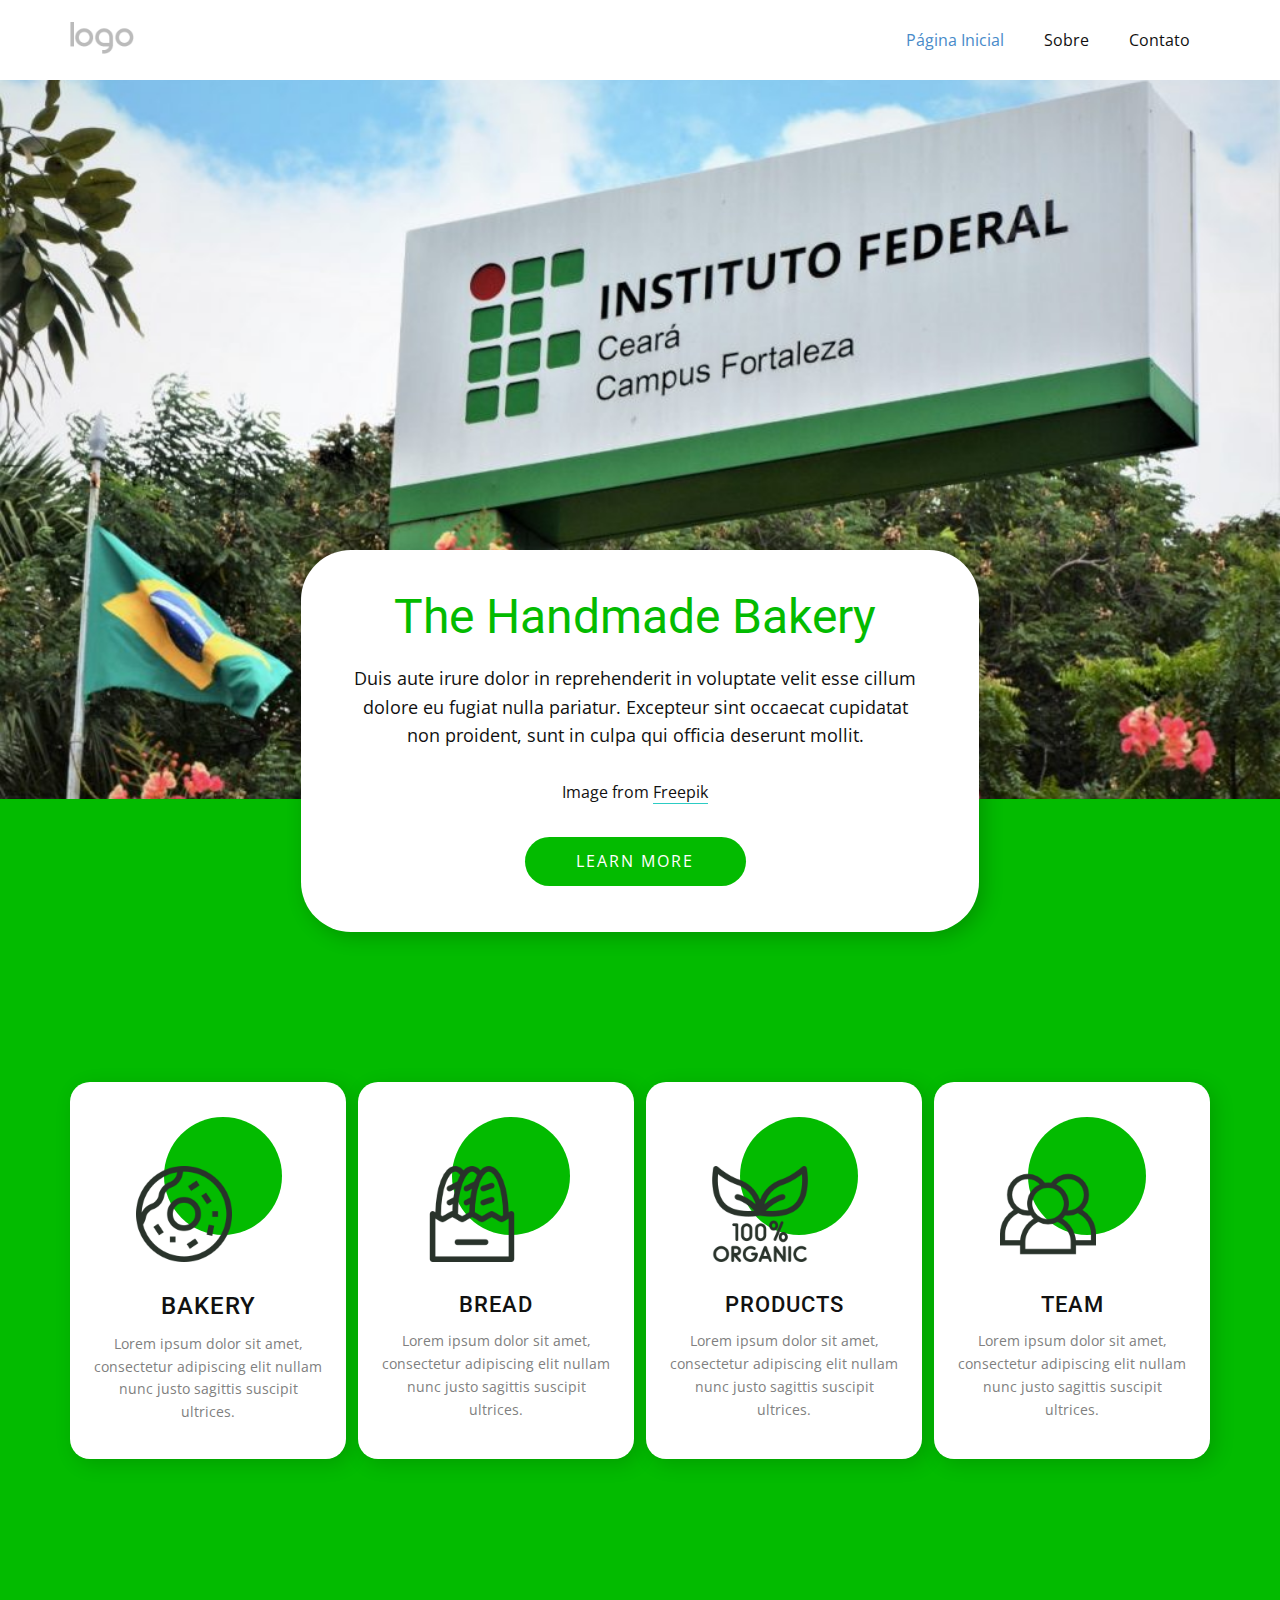
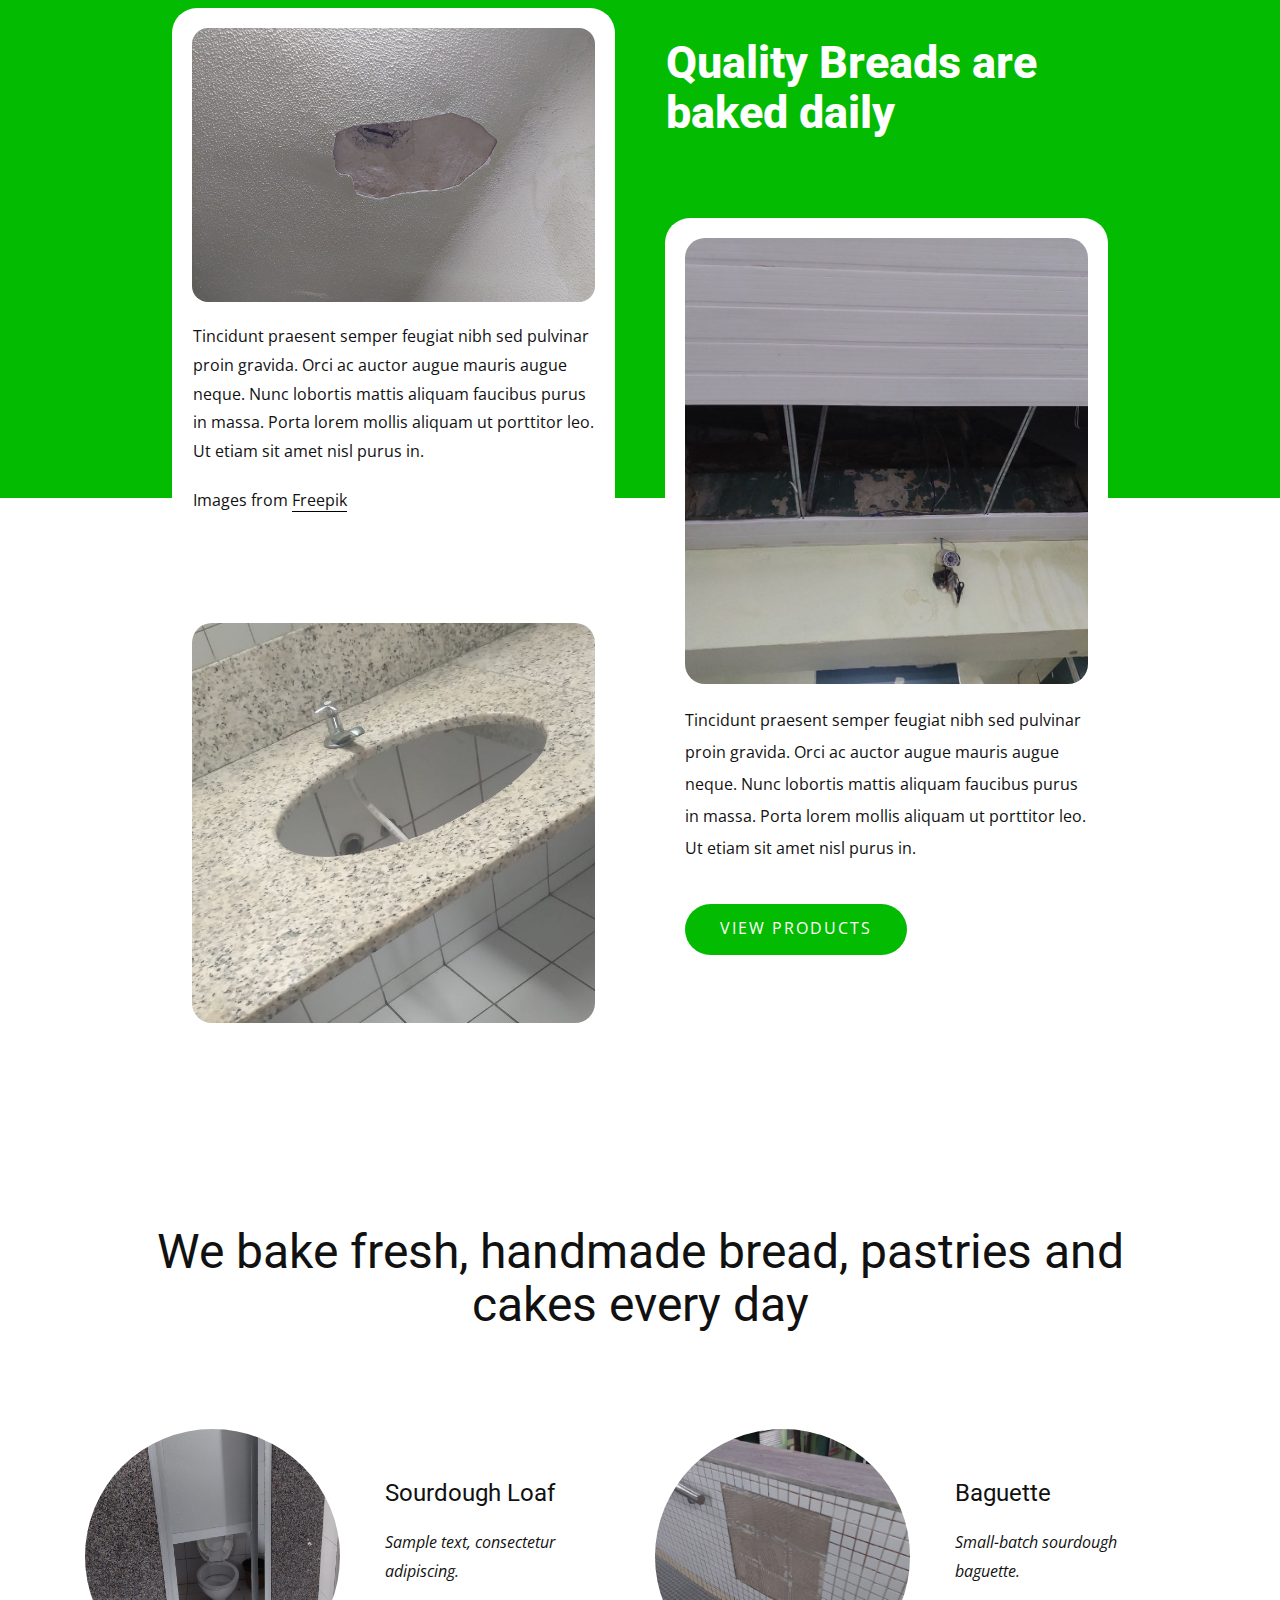
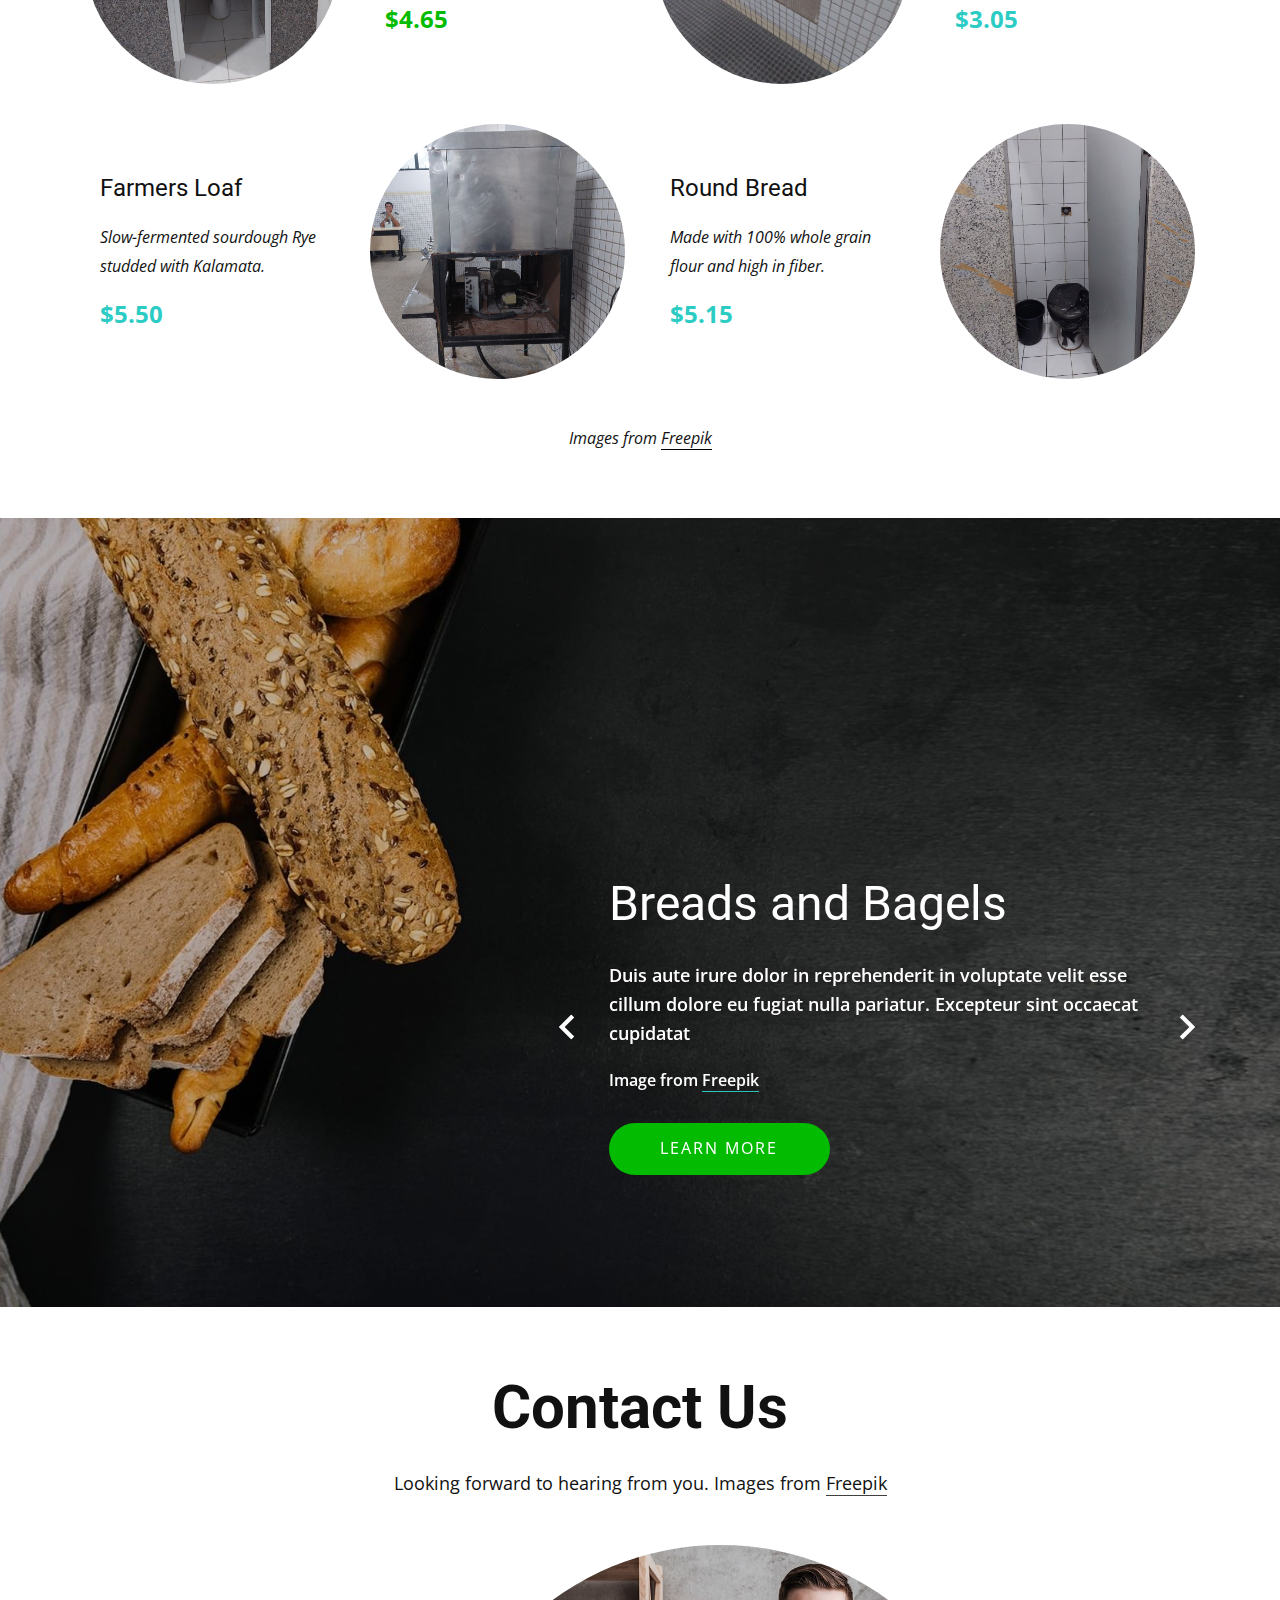
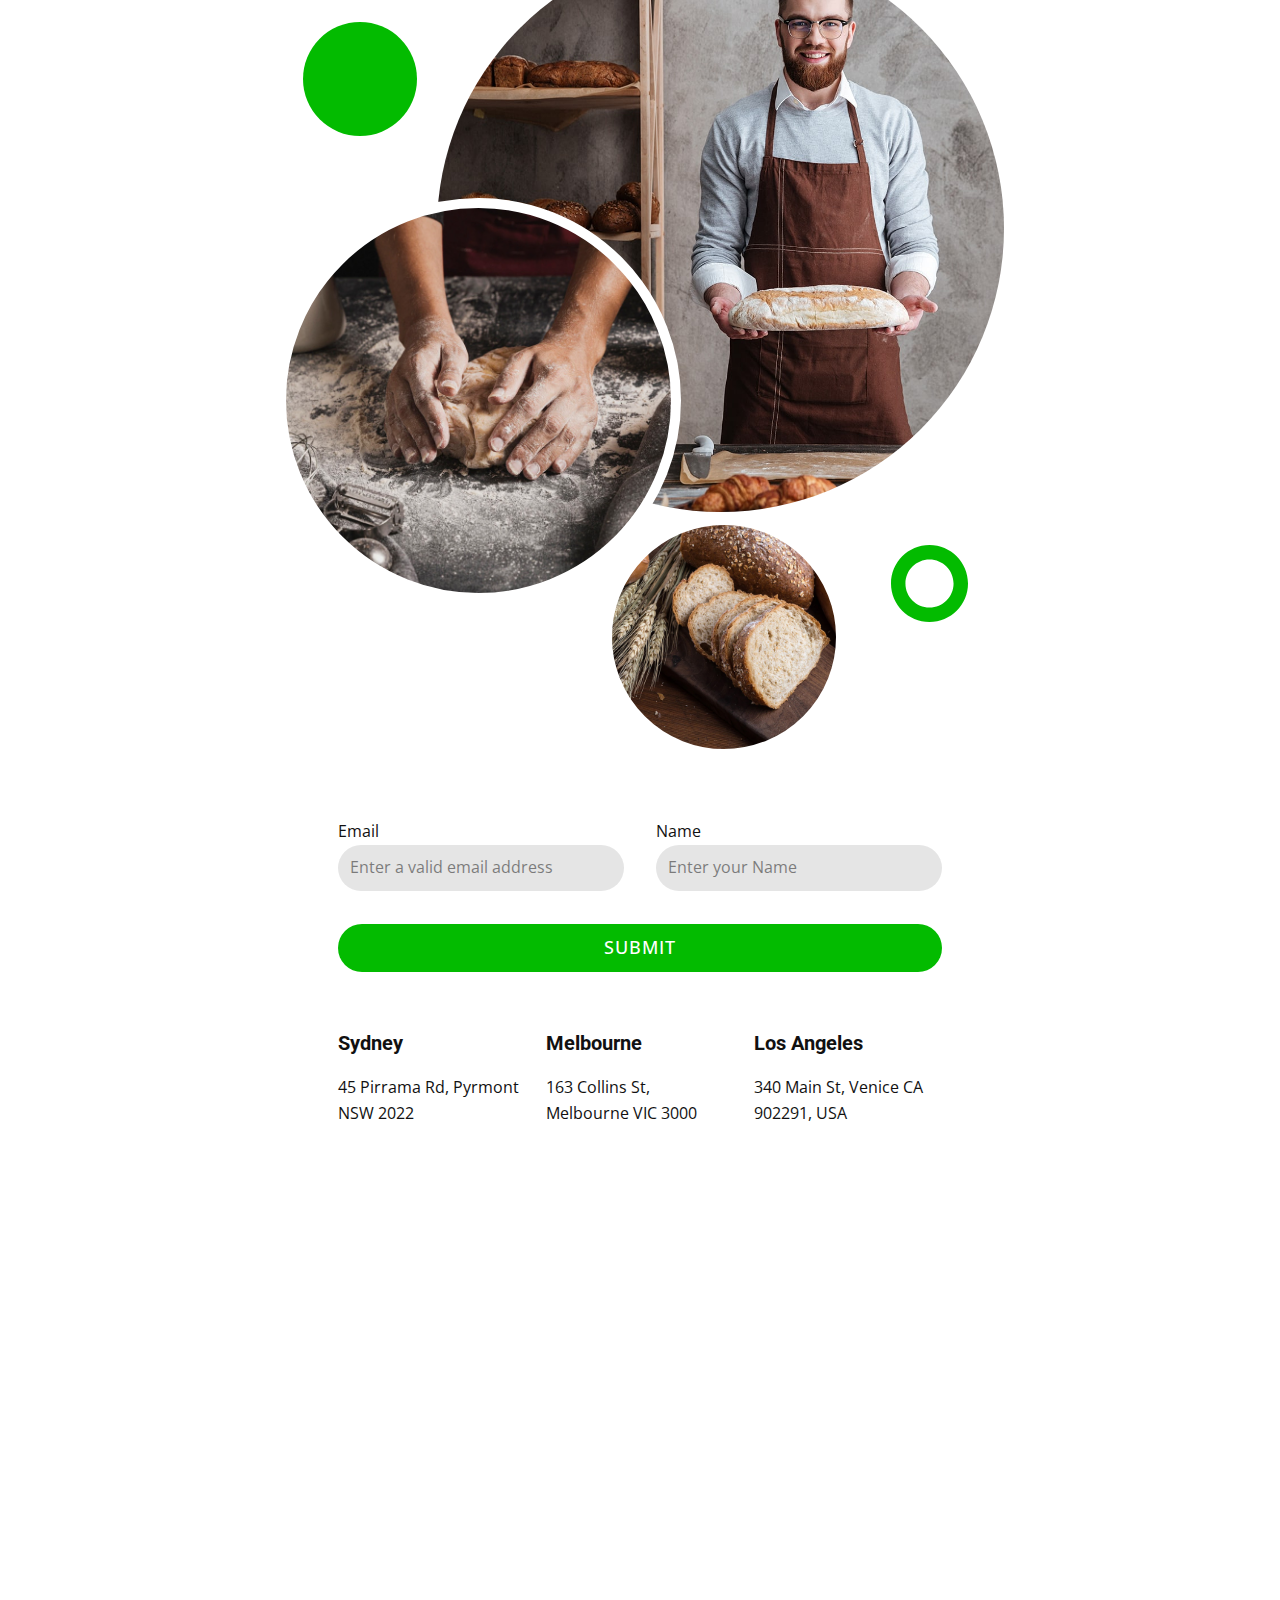
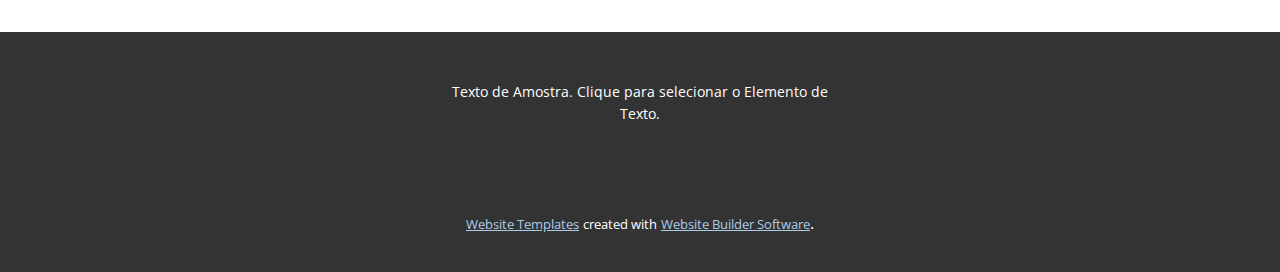
<file: Site1/Página-Inicial.html>
<!DOCTYPE html>
<html style="font-size: 16px;" lang="pt"><head>
    <meta name="viewport" content="width=device-width, initial-scale=1.0">
    <meta charset="utf-8">
    <meta name="keywords" content="The Handmade Bakery, ​Quality Breads are baked daily, ​We bake fresh, handmade bread, pastries and cakes every day, ​Breads and Bagels, ​Try our Favorites!, ​Quality Bread, Contact Us">
    <meta name="description" content="">
    <title>Página Inicial</title>
    <link rel="stylesheet" href="nicepage.css" media="screen">
<link rel="stylesheet" href="Página-Inicial.css" media="screen">
    <script class="u-script" type="text/javascript" src="jquery.js" defer=""></script>
    <script class="u-script" type="text/javascript" src="nicepage.js" defer=""></script>
    <meta name="generator" content="Nicepage 5.0.7, nicepage.com">
    <meta name="referrer" content="origin">
    <link id="u-theme-google-font" rel="stylesheet" href="https://fonts.googleapis.com/css?family=Roboto:100,100i,300,300i,400,400i,500,500i,700,700i,900,900i|Open+Sans:300,300i,400,400i,500,500i,600,600i,700,700i,800,800i">
    
    
    
    
    
    
    
    
    <script type="application/ld+json">{
		"@context": "http://schema.org",
		"@type": "Organization",
		"name": "",
		"logo": "images/default-logo.png"
}</script>
    <meta name="theme-color" content="#478ac9">
    <meta property="og:title" content="Página Inicial">
    <meta property="og:type" content="website">
  </head>
  <body class="u-body u-xl-mode" data-lang="pt"><header class="u-clearfix u-header u-header" id="sec-040b"><div class="u-clearfix u-sheet u-valign-middle u-sheet-1">
        <a href="https://nicepage.com" class="u-image u-logo u-image-1">
          <img src="images/default-logo.png" class="u-logo-image u-logo-image-1">
        </a>
        <nav class="u-menu u-menu-dropdown u-offcanvas u-menu-1">
          <div class="menu-collapse" style="font-size: 1rem; letter-spacing: 0px;">
            <a class="u-button-style u-custom-left-right-menu-spacing u-custom-padding-bottom u-custom-top-bottom-menu-spacing u-nav-link u-text-active-palette-1-base u-text-hover-palette-2-base" href="#">
              <svg class="u-svg-link" viewBox="0 0 24 24"><use xmlns:xlink="http://www.w3.org/1999/xlink" xlink:href="#menu-hamburger"></use></svg>
              <svg class="u-svg-content" version="1.1" id="menu-hamburger" viewBox="0 0 16 16" x="0px" y="0px" xmlns:xlink="http://www.w3.org/1999/xlink" xmlns="http://www.w3.org/2000/svg"><g><rect y="1" width="16" height="2"></rect><rect y="7" width="16" height="2"></rect><rect y="13" width="16" height="2"></rect>
</g></svg>
            </a>
          </div>
          <div class="u-nav-container">
            <ul class="u-nav u-unstyled u-nav-1"><li class="u-nav-item"><a class="u-button-style u-nav-link u-text-active-palette-1-base u-text-hover-palette-2-base" href="Página-Inicial.html" style="padding: 10px 20px;">Página Inicial</a>
</li><li class="u-nav-item"><a class="u-button-style u-nav-link u-text-active-palette-1-base u-text-hover-palette-2-base" href="Sobre.html" style="padding: 10px 20px;">Sobre</a>
</li><li class="u-nav-item"><a class="u-button-style u-nav-link u-text-active-palette-1-base u-text-hover-palette-2-base" href="Contato.html" style="padding: 10px 20px;">Contato</a>
</li></ul>
          </div>
          <div class="u-nav-container-collapse">
            <div class="u-black u-container-style u-inner-container-layout u-opacity u-opacity-95 u-sidenav">
              <div class="u-inner-container-layout u-sidenav-overflow">
                <div class="u-menu-close"></div>
                <ul class="u-align-center u-nav u-popupmenu-items u-unstyled u-nav-2"><li class="u-nav-item"><a class="u-button-style u-nav-link" href="Página-Inicial.html">Página Inicial</a>
</li><li class="u-nav-item"><a class="u-button-style u-nav-link" href="Sobre.html">Sobre</a>
</li><li class="u-nav-item"><a class="u-button-style u-nav-link" href="Contato.html">Contato</a>
</li></ul>
              </div>
            </div>
            <div class="u-black u-menu-overlay u-opacity u-opacity-70"></div>
          </div>
        </nav>
      </div></header>
    <section class="u-clearfix u-custom-color-1 u-section-1" id="carousel_26aa">
      <img src="images/WhatsApp-Image-2020-05-08-at-12.14.22-1024x683-1.jpeg" class="u-align-left u-expanded-width u-image u-image-1" data-image-width="1024" data-image-height="683">
      <div class="u-align-left u-container-style u-group u-radius-50 u-shape-round u-similar-fill u-white u-group-1">
        <div class="u-container-layout u-padding-12 u-container-layout-1">
          <h1 class="u-align-center u-text u-text-custom-color-1 u-text-1">The Handmade Bakery</h1>
          <p class="u-align-center u-text u-text-2">Duis aute irure dolor in reprehenderit in voluptate velit esse cillum dolore eu fugiat nulla pariatur. Excepteur sint occaecat cupidatat non proident, sunt in culpa qui officia deserunt mollit.</p>
          <p class="u-align-center u-text u-text-3">Image from <a href="https://www.freepik.com/photos/food" class="u-active-none u-border-1 u-border-active-black u-border-hover-black u-border-no-left u-border-no-right u-border-no-top u-border-palette-4-base u-btn u-button-link u-button-style u-hover-none u-none u-text-body-color u-btn-1" target="_blank">Freepik</a>
          </p>
          <a href="https://nicepage.com/c/technology-html-templates" class="u-active-palette-4-dark-2 u-align-center u-border-none u-btn u-btn-round u-button-style u-custom-color-1 u-hover-palette-4-dark-2 u-radius-50 u-btn-2">learn more</a>
        </div>
      </div>
    </section>
    <section class="u-align-center u-clearfix u-custom-color-1 u-section-2" id="carousel_6307">
      <div class="u-clearfix u-sheet u-valign-middle u-sheet-1">
        <div class="u-expanded-width u-list u-list-1">
          <div class="u-repeater u-repeater-1">
            <div class="u-container-style u-list-item u-radius-20 u-repeater-item u-shape-round u-white u-list-item-1">
              <div class="u-container-layout u-similar-container u-valign-top u-container-layout-1">
                <div class="u-container-style u-group u-shape-rectangle u-group-1">
                  <div class="u-container-layout">
                    <div class="u-custom-color-1 u-preserve-proportions u-shape u-shape-circle u-shape-1"></div><span class="u-file-icon u-icon u-text-palette-4-dark-3 u-icon-1"><img src="images/4770611-006a34b0.png" alt=""></span>
                  </div>
                </div>
                <h4 class="u-align-center u-text u-text-1">Bakery</h4>
                <p class="u-align-center u-text u-text-grey-50 u-text-2">Lorem ipsum dolor sit amet, consectetur adipiscing elit nullam nunc justo sagittis suscipit ultrices.</p>
              </div>
            </div>
            <div class="u-container-style u-list-item u-radius-20 u-repeater-item u-shape-round u-white u-list-item-2">
              <div class="u-container-layout u-similar-container u-valign-top u-container-layout-3">
                <div class="u-container-style u-group u-shape-rectangle u-group-2">
                  <div class="u-container-layout">
                    <div class="u-custom-color-1 u-preserve-proportions u-shape u-shape-circle u-shape-2"></div><span class="u-file-icon u-icon u-text-palette-4-dark-3 u-icon-2"><img src="images/1332236-373ca40d.png" alt=""></span>
                  </div>
                </div>
                <h4 class="u-align-center u-text u-text-3">Bread</h4>
                <p class="u-align-center u-text u-text-grey-50 u-text-4">Lorem ipsum dolor sit amet, consectetur adipiscing elit nullam nunc justo sagittis suscipit ultrices.</p>
              </div>
            </div>
            <div class="u-container-style u-list-item u-radius-20 u-repeater-item u-shape-round u-white u-list-item-3">
              <div class="u-container-layout u-similar-container u-valign-top u-container-layout-5">
                <div class="u-container-style u-group u-shape-rectangle u-group-3">
                  <div class="u-container-layout">
                    <div class="u-custom-color-1 u-preserve-proportions u-shape u-shape-circle u-shape-3"></div><span class="u-file-icon u-icon u-text-palette-4-dark-3 u-icon-3"><img src="images/5267969-431cd235.png" alt=""></span>
                  </div>
                </div>
                <h4 class="u-align-center u-text u-text-5">Products</h4>
                <p class="u-align-center u-text u-text-grey-50 u-text-6">Lorem ipsum dolor sit amet, consectetur adipiscing elit nullam nunc justo sagittis suscipit ultrices.</p>
              </div>
            </div>
            <div class="u-container-style u-list-item u-radius-20 u-repeater-item u-shape-round u-white u-list-item-4">
              <div class="u-container-layout u-similar-container u-valign-top u-container-layout-7">
                <div class="u-container-style u-group u-shape-rectangle u-group-4">
                  <div class="u-container-layout">
                    <div class="u-custom-color-1 u-preserve-proportions u-shape u-shape-circle u-shape-4"></div><span class="u-file-icon u-icon u-text-palette-4-dark-3 u-icon-4"><img src="images/171561-e7805ae0.png" alt=""></span>
                  </div>
                </div>
                <h4 class="u-align-center u-text u-text-7">Team</h4>
                <p class="u-align-center u-text u-text-grey-50 u-text-8">Lorem ipsum dolor sit amet, consectetur adipiscing elit nullam nunc justo sagittis suscipit ultrices.</p>
              </div>
            </div>
          </div>
        </div>
      </div>
    </section>
    <section class="u-align-center u-clearfix u-section-3" id="carousel_b914">
      <div class="u-custom-color-1 u-expanded-width u-shape u-shape-rectangle u-shape-1"></div>
      <div class="u-clearfix u-gutter-50 u-layout-wrap u-layout-wrap-1">
        <div class="u-layout">
          <div class="u-layout-row">
            <div class="u-size-30 u-size-60-md">
              <div class="u-layout-col">
                <div class="u-container-style u-layout-cell u-left-cell u-radius-50 u-shape-round u-size-40 u-white u-layout-cell-1">
                  <div class="u-container-layout u-valign-top u-container-layout-1">
                    <img class="u-expanded-width u-image u-image-round u-radius-16 u-image-1" src="images/photo_4949904316802640722_y.jpg" data-image-width="1280" data-image-height="960">
                    <p class="u-text u-text-1">Tincidunt praesent semper feugiat nibh sed pulvinar proin gravida. Orci ac auctor augue mauris augue neque. Nunc lobortis mattis aliquam faucibus purus in massa. Porta lorem mollis aliquam ut porttitor leo. Ut etiam sit amet nisl purus in.</p>
                    <p class="u-align-left u-text u-text-2">Images from <a href="https://www.freepik.com" class="u-active-none u-border-1 u-border-black u-border-no-left u-border-no-right u-border-no-top u-btn u-button-link u-button-style u-hover-none u-none u-text-body-color u-btn-1" target="_blank">Freepik</a>
                    </p>
                  </div>
                </div>
                <div class="u-container-style u-layout-cell u-left-cell u-radius-50 u-shape-round u-size-20 u-white u-layout-cell-2">
                  <div class="u-container-layout u-valign-bottom-lg u-valign-bottom-xl u-valign-middle-md u-valign-middle-sm u-valign-middle-xs u-container-layout-2">
                    <img class="u-expanded-width u-image u-image-round u-radius-20 u-image-2" src="images/photo_4949904316802640742_y.jpg" data-image-width="720" data-image-height="1280">
                  </div>
                </div>
              </div>
            </div>
            <div class="u-size-30 u-size-60-md">
              <div class="u-layout-col">
                <div class="u-container-style u-custom-color-1 u-layout-cell u-right-cell u-size-20 u-layout-cell-3">
                  <div class="u-container-layout u-container-layout-3">
                    <h2 class="u-text u-text-3"> Quality Breads are baked daily</h2>
                  </div>
                </div>
                <div class="u-container-style u-layout-cell u-radius-50 u-right-cell u-shape-round u-size-40 u-white u-layout-cell-4">
                  <div class="u-container-layout u-valign-top u-container-layout-4">
                    <img class="u-expanded-width u-image u-image-round u-radius-20 u-image-3" src="images/photo_4949904316802640726_y.jpg" data-image-width="1280" data-image-height="960">
                    <p class="u-align-left u-text u-text-4">Tincidunt praesent semper feugiat nibh sed pulvinar proin gravida. Orci ac auctor augue mauris augue neque. Nunc lobortis mattis aliquam faucibus purus in massa. Porta lorem mollis aliquam ut porttitor leo. Ut etiam sit amet nisl purus in.<br>
                    </p>
                    <a href="https://nicepage.com/k/blank-html-templates" class="u-active-palette-2-base u-align-center u-border-none u-btn u-btn-round u-button-style u-custom-color-1 u-hover-custom-color-3 u-radius-50 u-btn-2" data-animation-name="" data-animation-duration="0" data-animation-delay="0" data-animation-direction="">View Products</a>
                  </div>
                </div>
              </div>
            </div>
          </div>
        </div>
      </div>
    </section>
    <section class="u-align-center u-clearfix u-container-align-center u-section-4" id="carousel_9651">
      <div class="u-clearfix u-sheet u-valign-middle u-sheet-1">
        <h2 class="u-align-center u-text u-text-1"> We bake fresh, handmade bread, pastries and cakes every day</h2>
        <div class="u-clearfix u-expanded-width u-gutter-0 u-layout-wrap u-layout-wrap-1">
          <div class="u-gutter-0 u-layout">
            <div class="u-layout-col">
              <div class="u-size-30">
                <div class="u-layout-row">
                  <div class="u-align-center u-container-align-center u-container-style u-layout-cell u-radius-50 u-size-15 u-layout-cell-1">
                    <div class="u-container-layout u-valign-middle u-container-layout-1">
                      <div class="u-align-center u-image u-image-circle u-image-1" data-image-width="960" data-image-height="1280"></div>
                    </div>
                  </div>
                  <div class="u-align-left u-container-style u-layout-cell u-size-15 u-layout-cell-2" data-animation-name="" data-animation-duration="0" data-animation-delay="0" data-animation-direction="">
                    <div class="u-container-layout u-valign-middle u-container-layout-2">
                      <h4 class="u-text u-text-2"> Sourdough Loaf</h4>
                      <p class="u-text u-text-3">Sample text, consectetur adipiscing.</p>
                      <h5 class="u-custom-font u-text u-text-custom-color-1 u-text-font u-text-4" data-animation-name="" data-animation-duration="0" data-animation-delay="0" data-animation-direction="">$​4.65</h5>
                    </div>
                  </div>
                  <div class="u-align-center u-container-align-center u-container-style u-layout-cell u-radius-50 u-size-15 u-layout-cell-3">
                    <div class="u-container-layout u-valign-middle u-container-layout-3">
                      <div class="u-align-center u-image u-image-circle u-image-2" data-image-width="600" data-image-height="800"></div>
                    </div>
                  </div>
                  <div class="u-align-left u-container-style u-layout-cell u-size-15 u-layout-cell-4" data-animation-name="" data-animation-duration="0" data-animation-delay="0" data-animation-direction="">
                    <div class="u-container-layout u-valign-middle u-container-layout-4">
                      <h4 class="u-text u-text-5" data-animation-name="" data-animation-duration="0" data-animation-delay="0" data-animation-direction=""> Baguette</h4>
                      <p class="u-text u-text-6"> Small-batch sourdough baguette.</p>
                      <h5 class="u-custom-font u-text u-text-font u-text-palette-4-base u-text-7" data-animation-name="" data-animation-duration="0" data-animation-delay="0" data-animation-direction="">$​3.05</h5>
                    </div>
                  </div>
                </div>
              </div>
              <div class="u-size-30">
                <div class="u-layout-row">
                  <div class="u-align-left u-container-style u-layout-cell u-size-15 u-layout-cell-5">
                    <div class="u-container-layout u-valign-middle u-container-layout-5">
                      <h4 class="u-text u-text-8" data-animation-name="" data-animation-duration="0" data-animation-delay="0" data-animation-direction="">Farmers Loaf</h4>
                      <p class="u-text u-text-9"> Slow-fermented sourdough Rye studded with Kalamata.</p>
                      <h5 class="u-custom-font u-text u-text-font u-text-palette-4-base u-text-10" data-animation-name="" data-animation-duration="0" data-animation-delay="0" data-animation-direction="">$​5.50</h5>
                    </div>
                  </div>
                  <div class="u-align-center u-container-align-center-lg u-container-align-center-md u-container-align-center-sm u-container-align-center-xl u-container-style u-layout-cell u-radius-50 u-size-15 u-layout-cell-6" data-animation-name="" data-animation-duration="0" data-animation-delay="0" data-animation-direction="">
                    <div class="u-container-layout u-valign-middle u-container-layout-6">
                      <div class="u-align-center u-image u-image-circle u-image-3" data-image-width="1280" data-image-height="960"></div>
                    </div>
                  </div>
                  <div class="u-align-left u-container-style u-layout-cell u-size-15 u-layout-cell-7" data-animation-name="" data-animation-duration="0" data-animation-delay="0" data-animation-direction="">
                    <div class="u-container-layout u-valign-middle u-container-layout-7">
                      <h4 class="u-text u-text-11" data-animation-name="" data-animation-duration="0" data-animation-delay="0" data-animation-direction="">Round Bread</h4>
                      <p class="u-text u-text-12"> Made with 100% whole grain flour and high in fiber.</p>
                      <h5 class="u-custom-font u-text u-text-font u-text-palette-4-base u-text-13">$​5.15</h5>
                    </div>
                  </div>
                  <div class="u-align-center u-container-align-center u-container-style u-layout-cell u-radius-50 u-size-15 u-layout-cell-8">
                    <div class="u-container-layout u-valign-middle u-container-layout-8">
                      <div class="u-align-center u-image u-image-circle u-image-4" data-image-width="960" data-image-height="1280"></div>
                    </div>
                  </div>
                </div>
              </div>
            </div>
          </div>
        </div>
        <p class="u-align-center u-text u-text-14">Images from <a href="https://freepik.com/photos/backround" class="u-active-none u-border-1 u-border-active-palette-4-base u-border-black u-border-hover-palette-4-base u-border-no-left u-border-no-right u-border-no-top u-bottom-left-radius-0 u-bottom-right-radius-0 u-btn u-button-link u-button-style u-hover-none u-none u-radius-0 u-text-body-color u-top-left-radius-0 u-top-right-radius-0 u-btn-1" target="_blank">Freepik</a>
        </p>
      </div>
    </section>
    <section class="u-clearfix u-image u-shading u-section-5" id="carousel_0536" data-image-width="1920" data-image-height="1024">
      <div class="u-clearfix u-sheet u-sheet-1">
        <div id="carousel-ee08" data-interval="5000" data-u-ride="carousel" class="u-carousel u-slider u-slider-1">
          <ol class="u-carousel-indicators u-hidden u-opacity u-opacity-55 u-carousel-indicators-1">
            <li data-u-target="#carousel-ee08" class="u-active u-border-1 u-border-white u-shape-circle u-white" data-u-slide-to="0" style="height: 10px; width: 10px;"></li>
            <li data-u-target="#carousel-ee08" class="u-border-1 u-border-white u-shape-circle u-white" data-u-slide-to="1" style="height: 10px; width: 10px;"></li>
            <li data-u-target="#carousel-ee08" class="u-border-1 u-border-white u-shape-circle u-white" data-u-slide-to="2" style="height: 10px; width: 10px;"></li>
          </ol>
          <div class="u-carousel-inner" role="listbox">
            <div class="u-active u-align-left u-carousel-item u-container-align-left u-container-style u-shape-rectangle u-slide">
              <div class="u-container-layout u-valign-middle u-container-layout-1">
                <h2 class="u-align-left u-color-scheme-u10 u-color-style-multicolor-1 u-text u-text-1"> Breads and Bagels</h2>
                <p class="u-align-left u-large-text u-text u-text-body-alt-color u-text-variant u-text-2"> Duis aute irure dolor in reprehenderit in voluptate velit esse cillum dolore eu fugiat nulla pariatur. Excepteur sint occaecat cupidatat</p>
                <p class="u-align-left u-text u-text-body-alt-color u-text-3">Image from <a href="https://www.freepik.com/photos/background" class="u-border-1 u-border-no-left u-border-no-right u-border-no-top u-border-palette-4-base u-btn u-button-link u-button-style u-none u-text-body-alt-color u-btn-1" target="_blank">Freepik</a>
                </p>
                <a href="https://nicepage.app" class="u-active-palette-4-dark-2 u-align-center u-border-none u-btn u-btn-round u-button-style u-custom-color-1 u-hover-palette-4-dark-2 u-radius-50 u-btn-2" data-animation-name="" data-animation-duration="0" data-animation-delay="0" data-animation-direction="">learn more</a>
              </div>
              <style data-mode="XL" data-visited="true">.u-section-5 .u-btn-2 {
  background-image: none;
  border-style: none;
  text-transform: uppercase;
  font-size: 1rem;
  letter-spacing: 2px;
  padding-top: 13px;
  padding-right: 52px;
  padding-bottom: 13px;
  padding-left: 51px;
}</style>
              <style data-mode="LG">@media (max-width: 1199px) {
  .u-section-5 .u-btn-2 {
    background-image: none;
    border-style: none;
    text-transform: uppercase;
    font-size: 1rem;
    letter-spacing: 2px;
    padding-top: 13px;
    padding-right: 52px;
    padding-bottom: 13px;
    padding-left: 51px;
  }
}</style>
              <style data-mode="MD">@media (max-width: 991px) {
  .u-section-5 .u-btn-2 {
    background-image: none;
    border-style: none;
    text-transform: uppercase;
    font-size: 1rem;
    letter-spacing: 2px;
    padding-top: 13px;
    padding-right: 52px;
    padding-bottom: 13px;
    padding-left: 51px;
  }
}</style>
              <style data-mode="SM">@media (max-width: 767px) {
  .u-section-5 .u-btn-2 {
    background-image: none;
    border-style: none;
    text-transform: uppercase;
    font-size: 1rem;
    letter-spacing: 2px;
    padding-top: 13px;
    padding-right: 52px;
    padding-bottom: 13px;
    padding-left: 51px;
  }
}</style>
              <style data-mode="XS">@media (max-width: 575px) {
  .u-section-5 .u-btn-2 {
    background-image: none;
    border-style: none;
    text-transform: uppercase;
    font-size: 1rem;
    letter-spacing: 2px;
    padding-top: 13px;
    padding-right: 52px;
    padding-bottom: 13px;
    padding-left: 51px;
  }
}</style>
            </div>
            <div class="u-align-left u-carousel-item u-container-align-left u-container-style u-shape-rectangle u-slide">
              <div class="u-container-layout u-valign-middle u-container-layout-2">
                <h2 class="u-align-left u-color-scheme-u10 u-color-style-multicolor-1 u-text u-text-4"> Try our Favorites!</h2>
                <p class="u-align-left u-large-text u-text u-text-body-alt-color u-text-variant u-text-5"> Duis aute irure dolor in reprehenderit in voluptate velit esse cillum dolore eu fugiat nulla pariatur. Excepteur sint occaecat cupidatat</p>
                <p class="u-align-left u-text u-text-body-alt-color u-text-6">Image from <a href="https://www.freepik.com/photos/background" class="u-border-1 u-border-no-left u-border-no-right u-border-no-top u-border-palette-4-base u-btn u-button-link u-button-style u-none u-text-body-alt-color u-btn-3" target="_blank">Freepik</a>
                </p>
                <a href="https://nicepage.com/c/text-button-html-templates" class="u-active-palette-4-dark-2 u-align-center u-btn u-btn-round u-button-style u-hover-palette-4-dark-2 u-palette-4-base u-radius-50 u-btn-4" data-animation-name="" data-animation-duration="0" data-animation-delay="0" data-animation-direction="">learn more</a>
              </div>
              <style data-mode="XL" data-visited="true">.u-section-5 .u-btn-4 {
  background-image: none;
  border-style: none;
  text-transform: uppercase;
  font-size: 1rem;
  letter-spacing: 2px;
  padding-top: 13px;
  padding-right: 52px;
  padding-bottom: 13px;
  padding-left: 51px;
}</style>
              <style data-mode="LG">@media (max-width: 1199px) {
  .u-section-5 .u-btn-4 {
    background-image: none;
    border-style: none;
    text-transform: uppercase;
    font-size: 1rem;
    letter-spacing: 2px;
    padding-top: 13px;
    padding-right: 52px;
    padding-bottom: 13px;
    padding-left: 51px;
  }
}</style>
              <style data-mode="MD">@media (max-width: 991px) {
  .u-section-5 .u-btn-4 {
    background-image: none;
    border-style: none;
    text-transform: uppercase;
    font-size: 1rem;
    letter-spacing: 2px;
    padding-top: 13px;
    padding-right: 52px;
    padding-bottom: 13px;
    padding-left: 51px;
  }
}</style>
              <style data-mode="SM">@media (max-width: 767px) {
  .u-section-5 .u-btn-4 {
    background-image: none;
    border-style: none;
    text-transform: uppercase;
    font-size: 1rem;
    letter-spacing: 2px;
    padding-top: 13px;
    padding-right: 52px;
    padding-bottom: 13px;
    padding-left: 51px;
  }
}</style>
              <style data-mode="XS">@media (max-width: 575px) {
  .u-section-5 .u-btn-4 {
    background-image: none;
    border-style: none;
    text-transform: uppercase;
    font-size: 1rem;
    letter-spacing: 2px;
    padding-top: 13px;
    padding-right: 52px;
    padding-bottom: 13px;
    padding-left: 51px;
  }
}</style>
            </div>
            <div class="u-align-left u-carousel-item u-container-align-left u-container-style u-shape-rectangle u-slide">
              <div class="u-container-layout u-valign-middle u-container-layout-3">
                <h2 class="u-align-left u-color-scheme-u10 u-color-style-multicolor-1 u-text u-text-7"> Quality Bread</h2>
                <p class="u-align-left u-large-text u-text u-text-body-alt-color u-text-variant u-text-8"> Duis aute irure dolor in reprehenderit in voluptate velit esse cillum dolore eu fugiat nulla pariatur. Excepteur sint occaecat cupidatat</p>
                <p class="u-align-left u-text u-text-body-alt-color u-text-9">Image from <a href="https://www.freepik.com/photos/background" class="u-border-1 u-border-no-left u-border-no-right u-border-no-top u-border-palette-4-base u-btn u-button-link u-button-style u-none u-text-body-alt-color u-btn-5" target="_blank">Freepik</a>
                </p>
                <a href="https://nicepage.com/static-site-generator" class="u-active-palette-4-dark-2 u-align-center u-btn u-btn-round u-button-style u-hover-palette-4-dark-2 u-palette-4-base u-radius-50 u-btn-6" data-animation-name="" data-animation-duration="0" data-animation-delay="0" data-animation-direction="">learn more</a>
              </div>
              <style data-mode="XL" data-visited="true">.u-section-5 .u-btn-6 {
  background-image: none;
  border-style: none;
  text-transform: uppercase;
  font-size: 1rem;
  letter-spacing: 2px;
  padding-top: 13px;
  padding-right: 52px;
  padding-bottom: 13px;
  padding-left: 51px;
}</style>
              <style data-mode="LG">@media (max-width: 1199px) {
  .u-section-5 .u-btn-6 {
    background-image: none;
    border-style: none;
    text-transform: uppercase;
    font-size: 1rem;
    letter-spacing: 2px;
    padding-top: 13px;
    padding-right: 52px;
    padding-bottom: 13px;
    padding-left: 51px;
  }
}</style>
              <style data-mode="MD">@media (max-width: 991px) {
  .u-section-5 .u-btn-6 {
    background-image: none;
    border-style: none;
    text-transform: uppercase;
    font-size: 1rem;
    letter-spacing: 2px;
    padding-top: 13px;
    padding-right: 52px;
    padding-bottom: 13px;
    padding-left: 51px;
  }
}</style>
              <style data-mode="SM">@media (max-width: 767px) {
  .u-section-5 .u-btn-6 {
    background-image: none;
    border-style: none;
    text-transform: uppercase;
    font-size: 1rem;
    letter-spacing: 2px;
    padding-top: 13px;
    padding-right: 52px;
    padding-bottom: 13px;
    padding-left: 51px;
  }
}</style>
              <style data-mode="XS">@media (max-width: 575px) {
  .u-section-5 .u-btn-6 {
    background-image: none;
    border-style: none;
    text-transform: uppercase;
    font-size: 1rem;
    letter-spacing: 2px;
    padding-top: 13px;
    padding-right: 52px;
    padding-bottom: 13px;
    padding-left: 51px;
  }
}</style>
            </div>
          </div>
          <a class="u-absolute-vcenter u-carousel-control u-carousel-control-prev u-hidden-xs u-hover-white u-spacing-10 u-text-body-alt-color u-text-hover-palette-1-base u-carousel-control-1" href="#carousel-ee08" role="button" data-u-slide="prev">
            <span aria-hidden="true">
              <svg viewBox="0 0 256 256"><g><polygon points="207.093,30.187 176.907,0 48.907,128 176.907,256 207.093,225.813 109.28,128"></polygon>
</g></svg>
            </span>
            <span class="sr-only">
              <svg viewBox="0 0 256 256"><g><polygon points="207.093,30.187 176.907,0 48.907,128 176.907,256 207.093,225.813 109.28,128"></polygon>
</g></svg>
            </span>
          </a>
          <a class="u-absolute-vcenter u-carousel-control u-carousel-control-next u-hidden-xs u-hover-white u-spacing-10 u-text-body-alt-color u-text-hover-palette-1-base u-carousel-control-2" href="#carousel-ee08" role="button" data-u-slide="next">
            <span aria-hidden="true">
              <svg viewBox="0 0 306 306"><g id="chevron-right"><polygon points="94.35,0 58.65,35.7 175.95,153 58.65,270.3 94.35,306 247.35,153"></polygon>
</g></svg>
            </span>
            <span class="sr-only">
              <svg viewBox="0 0 306 306"><g id="chevron-right"><polygon points="94.35,0 58.65,35.7 175.95,153 58.65,270.3 94.35,306 247.35,153"></polygon>
</g></svg>
            </span>
          </a>
        </div>
      </div>
    </section>
    <section class="u-clearfix u-container-align-center u-section-6" id="carousel_0e0b">
      <div class="u-clearfix u-sheet u-valign-middle-lg u-valign-middle-md u-valign-middle-xl u-sheet-1">
        <h2 class="u-align-center u-text u-text-1">Contact Us</h2>
        <p class="u-align-center u-text u-text-2"> Looking forward to hearing from you. Images from <a href="https://www.freepik.com/" class="u-active-none u-border-1 u-border-grey-75 u-border-hover-grey-75 u-border-no-left u-border-no-right u-border-no-top u-bottom-left-radius-0 u-bottom-right-radius-0 u-btn u-button-link u-button-style u-hover-none u-none u-radius-0 u-text-body-color u-top-left-radius-0 u-top-right-radius-0 u-btn-1" target="_blank">Freepik</a>
        </p>
        <div class="u-align-center u-container-style u-group u-shape-rectangle u-group-1">
          <div class="u-container-layout u-valign-middle-sm u-valign-middle-xs">
            <div class="u-image u-image-circle u-image-1" data-image-width="1272" data-image-height="1000"></div>
            <div class="u-border-10 u-border-white u-image u-image-circle u-image-2" data-image-width="800" data-image-height="822"></div>
            <div class="u-border-10 u-border-white u-image u-image-circle u-image-3" data-image-width="800" data-image-height="604"></div>
            <div class="u-custom-color-1 u-shape u-shape-circle u-shape-1"></div>
            <div class="u-shape u-shape-svg u-text-custom-color-1 u-shape-2">
              <svg class="u-svg-link" preserveAspectRatio="none" viewBox="0 0 160 160" style=""><use xmlns:xlink="http://www.w3.org/1999/xlink" xlink:href="#svg-8531"></use></svg>
              <svg xmlns="http://www.w3.org/2000/svg" xmlns:xlink="http://www.w3.org/1999/xlink" version="1.1" xml:space="preserve" class="u-svg-content" viewBox="0 0 160 160" x="0px" y="0px" id="svg-8531" style="enable-background:new 0 0 160 160;"><path d="M80,30c27.6,0,50,22.4,50,50s-22.4,50-50,50s-50-22.4-50-50S52.4,30,80,30 M80,0C35.8,0,0,35.8,0,80s35.8,80,80,80
	s80-35.8,80-80S124.2,0,80,0L80,0z"></path></svg>
            </div>
          </div>
        </div>
        <div class="u-form u-form-1">
          <form action="https://forms.nicepagesrv.com/Form/Process" class="u-clearfix u-form-spacing-32 u-form-vertical u-inner-form" source="email" name="form" style="padding: 10px;">
            <div class="u-form-email u-form-group u-form-partition-factor-2">
              <label for="email-bb9b" class="u-label">Email</label>
              <input type="email" placeholder="Enter a valid email address" id="email-bb9b" name="email" class="u-grey-10 u-input u-input-rectangle u-radius-50" required="">
            </div>
            <div class="u-form-group u-form-name u-form-partition-factor-2">
              <label for="name-bb9b" class="u-label">Name</label>
              <input type="text" placeholder="Enter your Name" id="name-bb9b" name="name" class="u-grey-10 u-input u-input-rectangle u-radius-50" required="">
            </div>
            <div class="u-align-left u-form-group u-form-submit">
              <a href="#" class="u-border-none u-btn u-btn-round u-btn-submit u-button-style u-custom-color-1 u-radius-50 u-btn-2">Submit</a>
              <input type="submit" value="submit" class="u-form-control-hidden">
            </div>
            <div class="u-form-send-message u-form-send-success"> Thank you! Your message has been sent. </div>
            <div class="u-form-send-error u-form-send-message"> Unable to send your message. Please fix errors then try again. </div>
            <input type="hidden" value="" name="recaptchaResponse">
            <input type="hidden" name="formServices" value="69e8eba3f2cac80f09d19216f49f43aa">
          </form>
        </div>
        <div class="u-expanded-width-sm u-expanded-width-xs u-list u-list-1">
          <div class="u-repeater u-repeater-1">
            <div class="u-container-align-left u-container-style u-list-item u-repeater-item">
              <div class="u-container-layout u-similar-container u-valign-top u-container-layout-2">
                <h6 class="u-align-left u-text u-text-default u-text-3">Sydney</h6>
                <p class="u-align-left u-text u-text-default u-text-4"> 45 Pirrama Rd,
Pyrmont NSW 2022</p>
              </div>
            </div>
            <div class="u-container-align-left u-container-style u-list-item u-repeater-item">
              <div class="u-container-layout u-similar-container u-valign-top u-container-layout-3">
                <h6 class="u-align-left u-text u-text-default u-text-5">Melbourne</h6>
                <p class="u-align-left u-text u-text-default u-text-6"> 163 Collins St, Melbourne VIC 3000</p>
              </div>
            </div>
            <div class="u-container-align-left u-container-style u-list-item u-repeater-item">
              <div class="u-container-layout u-similar-container u-valign-top u-container-layout-4">
                <h6 class="u-align-left u-text u-text-default u-text-7">Los Angeles</h6>
                <p class="u-align-left u-text u-text-default u-text-8"> 340 Main St, Venice CA 902291, USA</p>
              </div>
            </div>
          </div>
        </div>
      </div>
    </section>
    <section class="u-clearfix u-section-7" id="sec-912d">
      <div class="u-clearfix u-sheet u-sheet-1"></div>
    </section>
    
    
    <footer class="u-align-center u-clearfix u-footer u-grey-80 u-footer" id="sec-096f"><div class="u-clearfix u-sheet u-sheet-1">
        <p class="u-small-text u-text u-text-variant u-text-1">Texto de Amostra. Clique para selecionar o Elemento de Texto.</p>
      </div></footer>
    <section class="u-backlink u-clearfix u-grey-80">
      <a class="u-link" href="https://nicepage.com/website-templates" target="_blank">
        <span>Website Templates</span>
      </a>
      <p class="u-text">
        <span>created with</span>
      </p>
      <a class="u-link" href="" target="_blank">
        <span>Website Builder Software</span>
      </a>. 
    </section>
  
</body></html>
</file>
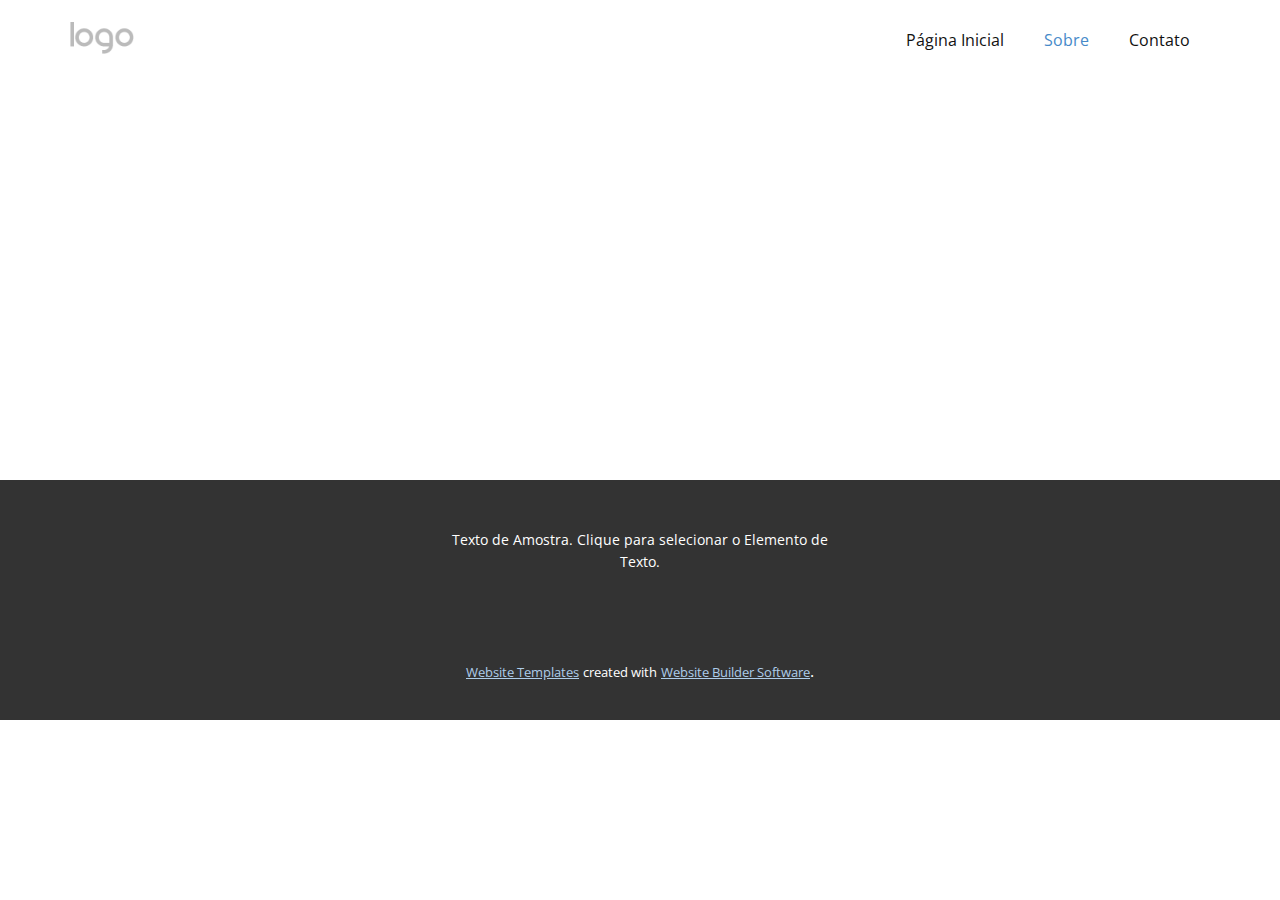
<file: Site1/Sobre.html>
<!DOCTYPE html>
<html style="font-size: 16px;" lang="pt"><head>
    <meta name="viewport" content="width=device-width, initial-scale=1.0">
    <meta charset="utf-8">
    <meta name="keywords" content="">
    <meta name="description" content="">
    <title>Sobre</title>
    <link rel="stylesheet" href="nicepage.css" media="screen">
<link rel="stylesheet" href="Sobre.css" media="screen">
    <script class="u-script" type="text/javascript" src="jquery.js" defer=""></script>
    <script class="u-script" type="text/javascript" src="nicepage.js" defer=""></script>
    <meta name="generator" content="Nicepage 5.0.7, nicepage.com">
    <link id="u-theme-google-font" rel="stylesheet" href="https://fonts.googleapis.com/css?family=Roboto:100,100i,300,300i,400,400i,500,500i,700,700i,900,900i|Open+Sans:300,300i,400,400i,500,500i,600,600i,700,700i,800,800i">
    
    
    <script type="application/ld+json">{
		"@context": "http://schema.org",
		"@type": "Organization",
		"name": "",
		"logo": "images/default-logo.png"
}</script>
    <meta name="theme-color" content="#478ac9">
    <meta property="og:title" content="Sobre">
    <meta property="og:type" content="website">
  </head>
  <body class="u-body u-xl-mode" data-lang="pt"><header class="u-clearfix u-header u-header" id="sec-040b"><div class="u-clearfix u-sheet u-valign-middle u-sheet-1">
        <a href="https://nicepage.com" class="u-image u-logo u-image-1">
          <img src="images/default-logo.png" class="u-logo-image u-logo-image-1">
        </a>
        <nav class="u-menu u-menu-dropdown u-offcanvas u-menu-1">
          <div class="menu-collapse" style="font-size: 1rem; letter-spacing: 0px;">
            <a class="u-button-style u-custom-left-right-menu-spacing u-custom-padding-bottom u-custom-top-bottom-menu-spacing u-nav-link u-text-active-palette-1-base u-text-hover-palette-2-base" href="#">
              <svg class="u-svg-link" viewBox="0 0 24 24"><use xmlns:xlink="http://www.w3.org/1999/xlink" xlink:href="#menu-hamburger"></use></svg>
              <svg class="u-svg-content" version="1.1" id="menu-hamburger" viewBox="0 0 16 16" x="0px" y="0px" xmlns:xlink="http://www.w3.org/1999/xlink" xmlns="http://www.w3.org/2000/svg"><g><rect y="1" width="16" height="2"></rect><rect y="7" width="16" height="2"></rect><rect y="13" width="16" height="2"></rect>
</g></svg>
            </a>
          </div>
          <div class="u-nav-container">
            <ul class="u-nav u-unstyled u-nav-1"><li class="u-nav-item"><a class="u-button-style u-nav-link u-text-active-palette-1-base u-text-hover-palette-2-base" href="Página-Inicial.html" style="padding: 10px 20px;">Página Inicial</a>
</li><li class="u-nav-item"><a class="u-button-style u-nav-link u-text-active-palette-1-base u-text-hover-palette-2-base" href="Sobre.html" style="padding: 10px 20px;">Sobre</a>
</li><li class="u-nav-item"><a class="u-button-style u-nav-link u-text-active-palette-1-base u-text-hover-palette-2-base" href="Contato.html" style="padding: 10px 20px;">Contato</a>
</li></ul>
          </div>
          <div class="u-nav-container-collapse">
            <div class="u-black u-container-style u-inner-container-layout u-opacity u-opacity-95 u-sidenav">
              <div class="u-inner-container-layout u-sidenav-overflow">
                <div class="u-menu-close"></div>
                <ul class="u-align-center u-nav u-popupmenu-items u-unstyled u-nav-2"><li class="u-nav-item"><a class="u-button-style u-nav-link" href="Página-Inicial.html">Página Inicial</a>
</li><li class="u-nav-item"><a class="u-button-style u-nav-link" href="Sobre.html">Sobre</a>
</li><li class="u-nav-item"><a class="u-button-style u-nav-link" href="Contato.html">Contato</a>
</li></ul>
              </div>
            </div>
            <div class="u-black u-menu-overlay u-opacity u-opacity-70"></div>
          </div>
        </nav>
      </div></header>
    <section class="u-clearfix u-section-1" id="sec-c1b2">
      <div class="u-clearfix u-sheet u-sheet-1"></div>
    </section>
    
    
    <footer class="u-align-center u-clearfix u-footer u-grey-80 u-footer" id="sec-096f"><div class="u-clearfix u-sheet u-sheet-1">
        <p class="u-small-text u-text u-text-variant u-text-1">Texto de Amostra. Clique para selecionar o Elemento de Texto.</p>
      </div></footer>
    <section class="u-backlink u-clearfix u-grey-80">
      <a class="u-link" href="https://nicepage.com/website-templates" target="_blank">
        <span>Website Templates</span>
      </a>
      <p class="u-text">
        <span>created with</span>
      </p>
      <a class="u-link" href="" target="_blank">
        <span>Website Builder Software</span>
      </a>. 
    </section>
  
</body></html>
</file>
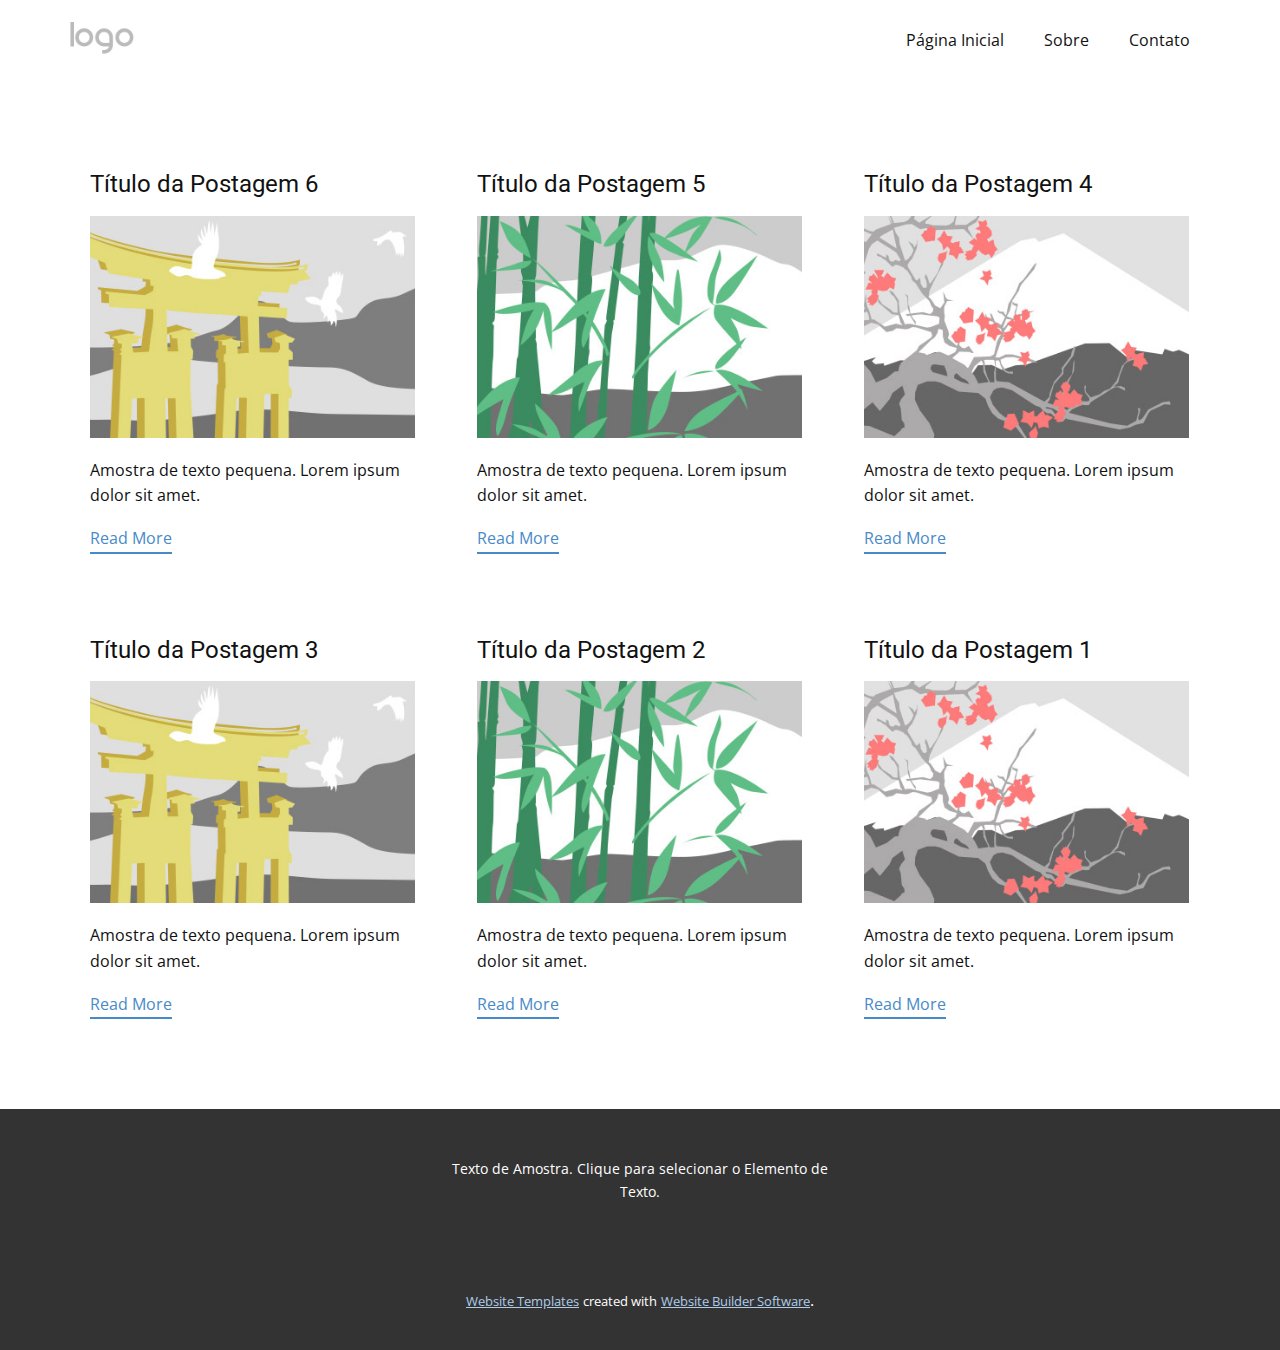
<file: Site1/blog/blog.html>
<!DOCTYPE html>
<html style="font-size: 16px;" lang="pt"><head>
    <meta name="viewport" content="width=device-width, initial-scale=1.0">
    <meta charset="utf-8">
    <meta name="keywords" content="">
    <meta name="description" content="">
    <title>Blog Template</title>
    <link rel="stylesheet" href="../nicepage.css" media="screen">
<link rel="stylesheet" href="../Blog-Template.css" media="screen">
    <script class="u-script" type="text/javascript" src="../jquery.js" defer=""></script>
    <script class="u-script" type="text/javascript" src="../nicepage.js" defer=""></script>
    <meta name="generator" content="Nicepage 5.0.7, nicepage.com">
    <link id="u-theme-google-font" rel="stylesheet" href="https://fonts.googleapis.com/css?family=Roboto:100,100i,300,300i,400,400i,500,500i,700,700i,900,900i|Open+Sans:300,300i,400,400i,500,500i,600,600i,700,700i,800,800i">
    
    
    <script type="application/ld+json">{
		"@context": "http://schema.org",
		"@type": "Organization",
		"name": "",
		"logo": "images/default-logo.png"
}</script>
    <meta name="theme-color" content="#478ac9">
  </head>
  <body class="u-body u-xl-mode" data-lang="pt"><header class="u-clearfix u-header u-header" id="sec-040b"><div class="u-clearfix u-sheet u-valign-middle u-sheet-1">
        <a href="https://nicepage.com" class="u-image u-logo u-image-1">
          <img src="../images/default-logo.png" class="u-logo-image u-logo-image-1">
        </a>
        <nav class="u-menu u-menu-dropdown u-offcanvas u-menu-1">
          <div class="menu-collapse" style="font-size: 1rem; letter-spacing: 0px;">
            <a class="u-button-style u-custom-left-right-menu-spacing u-custom-padding-bottom u-custom-top-bottom-menu-spacing u-nav-link u-text-active-palette-1-base u-text-hover-palette-2-base" href="#">
              <svg class="u-svg-link" viewBox="0 0 24 24"><use xmlns:xlink="http://www.w3.org/1999/xlink" xlink:href="#menu-hamburger"></use></svg>
              <svg class="u-svg-content" version="1.1" id="menu-hamburger" viewBox="0 0 16 16" x="0px" y="0px" xmlns:xlink="http://www.w3.org/1999/xlink" xmlns="http://www.w3.org/2000/svg"><g><rect y="1" width="16" height="2"></rect><rect y="7" width="16" height="2"></rect><rect y="13" width="16" height="2"></rect>
</g></svg>
            </a>
          </div>
          <div class="u-nav-container">
            <ul class="u-nav u-unstyled u-nav-1"><li class="u-nav-item"><a class="u-button-style u-nav-link u-text-active-palette-1-base u-text-hover-palette-2-base" href="../Página-Inicial.html" style="padding: 10px 20px;">Página Inicial</a>
</li><li class="u-nav-item"><a class="u-button-style u-nav-link u-text-active-palette-1-base u-text-hover-palette-2-base" href="../Sobre.html" style="padding: 10px 20px;">Sobre</a>
</li><li class="u-nav-item"><a class="u-button-style u-nav-link u-text-active-palette-1-base u-text-hover-palette-2-base" href="../Contato.html" style="padding: 10px 20px;">Contato</a>
</li></ul>
          </div>
          <div class="u-nav-container-collapse">
            <div class="u-black u-container-style u-inner-container-layout u-opacity u-opacity-95 u-sidenav">
              <div class="u-inner-container-layout u-sidenav-overflow">
                <div class="u-menu-close"></div>
                <ul class="u-align-center u-nav u-popupmenu-items u-unstyled u-nav-2"><li class="u-nav-item"><a class="u-button-style u-nav-link" href="../Página-Inicial.html">Página Inicial</a>
</li><li class="u-nav-item"><a class="u-button-style u-nav-link" href="../Sobre.html">Sobre</a>
</li><li class="u-nav-item"><a class="u-button-style u-nav-link" href="../Contato.html">Contato</a>
</li></ul>
              </div>
            </div>
            <div class="u-black u-menu-overlay u-opacity u-opacity-70"></div>
          </div>
        </nav>
      </div></header>
    <section class="u-clearfix u-section-1" id="sec-90e8">
      <div class="u-clearfix u-sheet u-valign-middle u-sheet-1"><!--blog--><!--blog_options_json--><!--{"type":"Recent","source":"","tags":"","count":""}--><!--/blog_options_json-->
        <div class="u-blog u-expanded-width u-repeater u-repeater-1"><!--blog_post-->
          <div class="u-blog-post u-container-style u-repeater-item u-white u-repeater-item-1">
            <div class="u-container-layout u-similar-container u-valign-top u-container-layout-1"><!--blog_post_header-->
              <h4 class="u-blog-control u-text u-text-1">
                <a class="u-post-header-link" href="../blog/post-5.html">Título da Postagem 6</a>
              </h4><!--/blog_post_header--><!--blog_post_image-->
              <a class="u-post-header-link" href="../blog/post-5.html"><img alt="" class="u-blog-control u-expanded-width u-image u-image-default u-image-1" src="../images/8ad73f3c.jpeg"></a><!--/blog_post_image--><!--blog_post_content-->
              <div class="u-blog-control u-post-content u-text u-text-2 fr-view">Amostra de texto pequena. Lorem ipsum dolor sit amet.</div><!--/blog_post_content--><!--blog_post_readmore-->
              <a href="../blog/post-5.html" class="u-blog-control u-border-2 u-border-palette-1-base u-btn u-btn-rectangle u-button-style u-none u-btn-1"><!--blog_post_readmore_content--><!--options_json--><!--{"content":"Read More","defaultValue":"Ler Mais"}--><!--/options_json-->Read More<!--/blog_post_readmore_content--></a><!--/blog_post_readmore-->
            </div>
          </div><div class="u-blog-post u-container-style u-repeater-item u-video-cover u-white">
            <div class="u-container-layout u-similar-container u-valign-top u-container-layout-2"><!--blog_post_header-->
              <h4 class="u-blog-control u-text u-text-3">
                <a class="u-post-header-link" href="../blog/post-4.html">Título da Postagem 5</a>
              </h4><!--/blog_post_header--><!--blog_post_image-->
              <a class="u-post-header-link" href="../blog/post-4.html"><img alt="" class="u-blog-control u-expanded-width u-image u-image-default u-image-2" src="../images/68f64b9d.jpeg"></a><!--/blog_post_image--><!--blog_post_content-->
              <div class="u-blog-control u-post-content u-text u-text-4 fr-view">Amostra de texto pequena. Lorem ipsum dolor sit amet.</div><!--/blog_post_content--><!--blog_post_readmore-->
              <a href="../blog/post-4.html" class="u-blog-control u-border-2 u-border-palette-1-base u-btn u-btn-rectangle u-button-style u-none u-btn-2"><!--blog_post_readmore_content--><!--options_json--><!--{"content":"Read More","defaultValue":"Ler Mais"}--><!--/options_json-->Read More<!--/blog_post_readmore_content--></a><!--/blog_post_readmore-->
            </div>
          </div><div class="u-blog-post u-container-style u-repeater-item u-video-cover u-white">
            <div class="u-container-layout u-similar-container u-valign-top u-container-layout-3"><!--blog_post_header-->
              <h4 class="u-blog-control u-text u-text-5">
                <a class="u-post-header-link" href="../blog/post-3.html">Título da Postagem 4</a>
              </h4><!--/blog_post_header--><!--blog_post_image-->
              <a class="u-post-header-link" href="../blog/post-3.html"><img alt="" class="u-blog-control u-expanded-width u-image u-image-default u-image-3" src="../images/0fd3416c.jpeg"></a><!--/blog_post_image--><!--blog_post_content-->
              <div class="u-blog-control u-post-content u-text u-text-6 fr-view">Amostra de texto pequena. Lorem ipsum dolor sit amet.</div><!--/blog_post_content--><!--blog_post_readmore-->
              <a href="../blog/post-3.html" class="u-blog-control u-border-2 u-border-palette-1-base u-btn u-btn-rectangle u-button-style u-none u-btn-3"><!--blog_post_readmore_content--><!--options_json--><!--{"content":"Read More","defaultValue":"Ler Mais"}--><!--/options_json-->Read More<!--/blog_post_readmore_content--></a><!--/blog_post_readmore-->
            </div>
          </div><div class="u-blog-post u-container-style u-repeater-item u-white u-repeater-item-1">
            <div class="u-container-layout u-similar-container u-valign-top u-container-layout-1"><!--blog_post_header-->
              <h4 class="u-blog-control u-text u-text-1">
                <a class="u-post-header-link" href="../blog/post-2.html">Título da Postagem 3</a>
              </h4><!--/blog_post_header--><!--blog_post_image-->
              <a class="u-post-header-link" href="../blog/post-2.html"><img alt="" class="u-blog-control u-expanded-width u-image u-image-default u-image-1" src="../images/8ad73f3c.jpeg"></a><!--/blog_post_image--><!--blog_post_content-->
              <div class="u-blog-control u-post-content u-text u-text-2 fr-view">Amostra de texto pequena. Lorem ipsum dolor sit amet.</div><!--/blog_post_content--><!--blog_post_readmore-->
              <a href="../blog/post-2.html" class="u-blog-control u-border-2 u-border-palette-1-base u-btn u-btn-rectangle u-button-style u-none u-btn-1"><!--blog_post_readmore_content--><!--options_json--><!--{"content":"Read More","defaultValue":"Ler Mais"}--><!--/options_json-->Read More<!--/blog_post_readmore_content--></a><!--/blog_post_readmore-->
            </div>
          </div><div class="u-blog-post u-container-style u-repeater-item u-video-cover u-white">
            <div class="u-container-layout u-similar-container u-valign-top u-container-layout-2"><!--blog_post_header-->
              <h4 class="u-blog-control u-text u-text-3">
                <a class="u-post-header-link" href="../blog/post-1.html">Título da Postagem 2</a>
              </h4><!--/blog_post_header--><!--blog_post_image-->
              <a class="u-post-header-link" href="../blog/post-1.html"><img alt="" class="u-blog-control u-expanded-width u-image u-image-default u-image-2" src="../images/68f64b9d.jpeg"></a><!--/blog_post_image--><!--blog_post_content-->
              <div class="u-blog-control u-post-content u-text u-text-4 fr-view">Amostra de texto pequena. Lorem ipsum dolor sit amet.</div><!--/blog_post_content--><!--blog_post_readmore-->
              <a href="../blog/post-1.html" class="u-blog-control u-border-2 u-border-palette-1-base u-btn u-btn-rectangle u-button-style u-none u-btn-2"><!--blog_post_readmore_content--><!--options_json--><!--{"content":"Read More","defaultValue":"Ler Mais"}--><!--/options_json-->Read More<!--/blog_post_readmore_content--></a><!--/blog_post_readmore-->
            </div>
          </div><div class="u-blog-post u-container-style u-repeater-item u-video-cover u-white">
            <div class="u-container-layout u-similar-container u-valign-top u-container-layout-3"><!--blog_post_header-->
              <h4 class="u-blog-control u-text u-text-5">
                <a class="u-post-header-link" href="../blog/post.html">Título da Postagem 1</a>
              </h4><!--/blog_post_header--><!--blog_post_image-->
              <a class="u-post-header-link" href="../blog/post.html"><img alt="" class="u-blog-control u-expanded-width u-image u-image-default u-image-3" src="../images/0fd3416c.jpeg"></a><!--/blog_post_image--><!--blog_post_content-->
              <div class="u-blog-control u-post-content u-text u-text-6 fr-view">Amostra de texto pequena. Lorem ipsum dolor sit amet.</div><!--/blog_post_content--><!--blog_post_readmore-->
              <a href="../blog/post.html" class="u-blog-control u-border-2 u-border-palette-1-base u-btn u-btn-rectangle u-button-style u-none u-btn-3"><!--blog_post_readmore_content--><!--options_json--><!--{"content":"Read More","defaultValue":"Ler Mais"}--><!--/options_json-->Read More<!--/blog_post_readmore_content--></a><!--/blog_post_readmore-->
            </div>
          </div><!--/blog_post--><!--blog_post-->
          <!--/blog_post--><!--blog_post-->
          <!--/blog_post-->
        </div><!--/blog-->
      </div>
    </section>
    
    
    <footer class="u-align-center u-clearfix u-footer u-grey-80 u-footer" id="sec-096f"><div class="u-clearfix u-sheet u-sheet-1">
        <p class="u-small-text u-text u-text-variant u-text-1">Texto de Amostra. Clique para selecionar o Elemento de Texto.</p>
      </div></footer>
    <section class="u-backlink u-clearfix u-grey-80">
      <a class="u-link" href="https://nicepage.com/website-templates" target="_blank">
        <span>Website Templates</span>
      </a>
      <p class="u-text">
        <span>created with</span>
      </p>
      <a class="u-link" href="" target="_blank">
        <span>Website Builder Software</span>
      </a>. 
    </section>
  
</body></html>
</file>
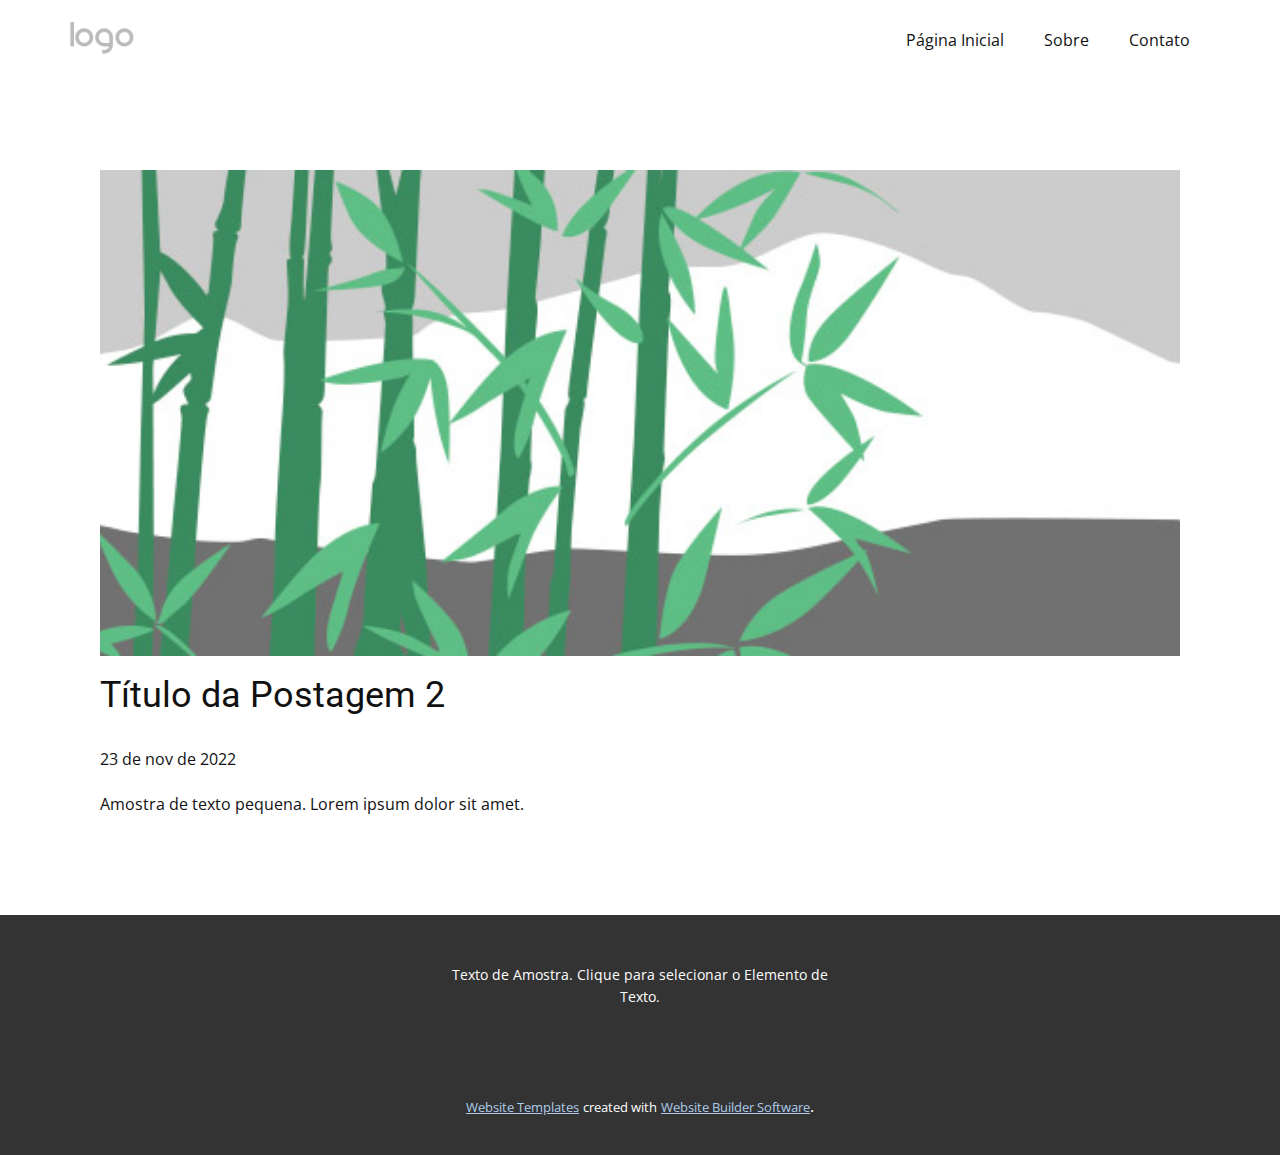
<file: Site1/blog/post-1.html>
<!DOCTYPE html>
<html style="font-size: 16px;" lang="pt"><head>
    <meta name="viewport" content="width=device-width, initial-scale=1.0">
    <meta charset="utf-8">
    <meta name="keywords" content="Título da Postagem 1">
    <meta name="description" content="">
    <title>Título da Postagem 2</title>
    <link rel="stylesheet" href="../nicepage.css" media="screen">
<link rel="stylesheet" href="../Post-Template.css" media="screen">
    <script class="u-script" type="text/javascript" src="../jquery.js" defer=""></script>
    <script class="u-script" type="text/javascript" src="../nicepage.js" defer=""></script>
    <meta name="generator" content="Nicepage 5.0.7, nicepage.com">
    <link id="u-theme-google-font" rel="stylesheet" href="https://fonts.googleapis.com/css?family=Roboto:100,100i,300,300i,400,400i,500,500i,700,700i,900,900i|Open+Sans:300,300i,400,400i,500,500i,600,600i,700,700i,800,800i">
    
    
    <script type="application/ld+json">{
		"@context": "http://schema.org",
		"@type": "Organization",
		"name": "",
		"logo": "images/default-logo.png"
}</script>
    <meta name="theme-color" content="#478ac9">
  </head>
  <body class="u-body u-xl-mode" data-lang="pt"><header class="u-clearfix u-header u-header" id="sec-040b"><div class="u-clearfix u-sheet u-valign-middle u-sheet-1">
        <a href="https://nicepage.com" class="u-image u-logo u-image-1">
          <img src="../images/default-logo.png" class="u-logo-image u-logo-image-1">
        </a>
        <nav class="u-menu u-menu-dropdown u-offcanvas u-menu-1">
          <div class="menu-collapse" style="font-size: 1rem; letter-spacing: 0px;">
            <a class="u-button-style u-custom-left-right-menu-spacing u-custom-padding-bottom u-custom-top-bottom-menu-spacing u-nav-link u-text-active-palette-1-base u-text-hover-palette-2-base" href="#">
              <svg class="u-svg-link" viewBox="0 0 24 24"><use xmlns:xlink="http://www.w3.org/1999/xlink" xlink:href="#menu-hamburger"></use></svg>
              <svg class="u-svg-content" version="1.1" id="menu-hamburger" viewBox="0 0 16 16" x="0px" y="0px" xmlns:xlink="http://www.w3.org/1999/xlink" xmlns="http://www.w3.org/2000/svg"><g><rect y="1" width="16" height="2"></rect><rect y="7" width="16" height="2"></rect><rect y="13" width="16" height="2"></rect>
</g></svg>
            </a>
          </div>
          <div class="u-nav-container">
            <ul class="u-nav u-unstyled u-nav-1"><li class="u-nav-item"><a class="u-button-style u-nav-link u-text-active-palette-1-base u-text-hover-palette-2-base" href="../Página-Inicial.html" style="padding: 10px 20px;">Página Inicial</a>
</li><li class="u-nav-item"><a class="u-button-style u-nav-link u-text-active-palette-1-base u-text-hover-palette-2-base" href="../Sobre.html" style="padding: 10px 20px;">Sobre</a>
</li><li class="u-nav-item"><a class="u-button-style u-nav-link u-text-active-palette-1-base u-text-hover-palette-2-base" href="../Contato.html" style="padding: 10px 20px;">Contato</a>
</li></ul>
          </div>
          <div class="u-nav-container-collapse">
            <div class="u-black u-container-style u-inner-container-layout u-opacity u-opacity-95 u-sidenav">
              <div class="u-inner-container-layout u-sidenav-overflow">
                <div class="u-menu-close"></div>
                <ul class="u-align-center u-nav u-popupmenu-items u-unstyled u-nav-2"><li class="u-nav-item"><a class="u-button-style u-nav-link" href="../Página-Inicial.html">Página Inicial</a>
</li><li class="u-nav-item"><a class="u-button-style u-nav-link" href="../Sobre.html">Sobre</a>
</li><li class="u-nav-item"><a class="u-button-style u-nav-link" href="../Contato.html">Contato</a>
</li></ul>
              </div>
            </div>
            <div class="u-black u-menu-overlay u-opacity u-opacity-70"></div>
          </div>
        </nav>
      </div></header>
    <section class="u-align-center u-clearfix u-section-1" id="sec-928e">
      <div class="u-clearfix u-sheet u-valign-middle-md u-valign-middle-sm u-valign-middle-xs u-sheet-1"><!--post_details--><!--post_details_options_json--><!--{"source":""}--><!--/post_details_options_json--><!--blog_post-->
        <div class="u-container-style u-expanded-width u-post-details u-post-details-1">
          <div class="u-container-layout u-valign-middle u-container-layout-1"><!--blog_post_image-->
            <img alt="" class="u-blog-control u-expanded-width u-image u-image-default u-image-1" src="../images/68f64b9d.jpeg"><!--/blog_post_image--><!--blog_post_header-->
            <h2 class="u-blog-control u-text u-text-1">Título da Postagem 2</h2><!--/blog_post_header--><!--blog_post_metadata-->
            <div class="u-blog-control u-metadata u-metadata-1"><!--blog_post_metadata_date-->
              <span class="u-meta-date u-meta-icon">23 de nov de 2022</span><!--/blog_post_metadata_date--><!--blog_post_metadata_category-->
              <!--/blog_post_metadata_category--><!--blog_post_metadata_comments-->
              <!--/blog_post_metadata_comments-->
            </div><!--/blog_post_metadata--><!--blog_post_content-->
            <div class="u-align-justify u-blog-control u-post-content u-text u-text-2 fr-view">
  Amostra de texto pequena. Lorem ipsum dolor sit amet.
  </div><!--/blog_post_content-->
          </div>
        </div><!--/blog_post--><!--/post_details-->
      </div>
    </section>
    
    
    <footer class="u-align-center u-clearfix u-footer u-grey-80 u-footer" id="sec-096f"><div class="u-clearfix u-sheet u-sheet-1">
        <p class="u-small-text u-text u-text-variant u-text-1">Texto de Amostra. Clique para selecionar o Elemento de Texto.</p>
      </div></footer>
    <section class="u-backlink u-clearfix u-grey-80">
      <a class="u-link" href="https://nicepage.com/website-templates" target="_blank">
        <span>Website Templates</span>
      </a>
      <p class="u-text">
        <span>created with</span>
      </p>
      <a class="u-link" href="" target="_blank">
        <span>Website Builder Software</span>
      </a>. 
    </section>
  
</body></html>
</file>
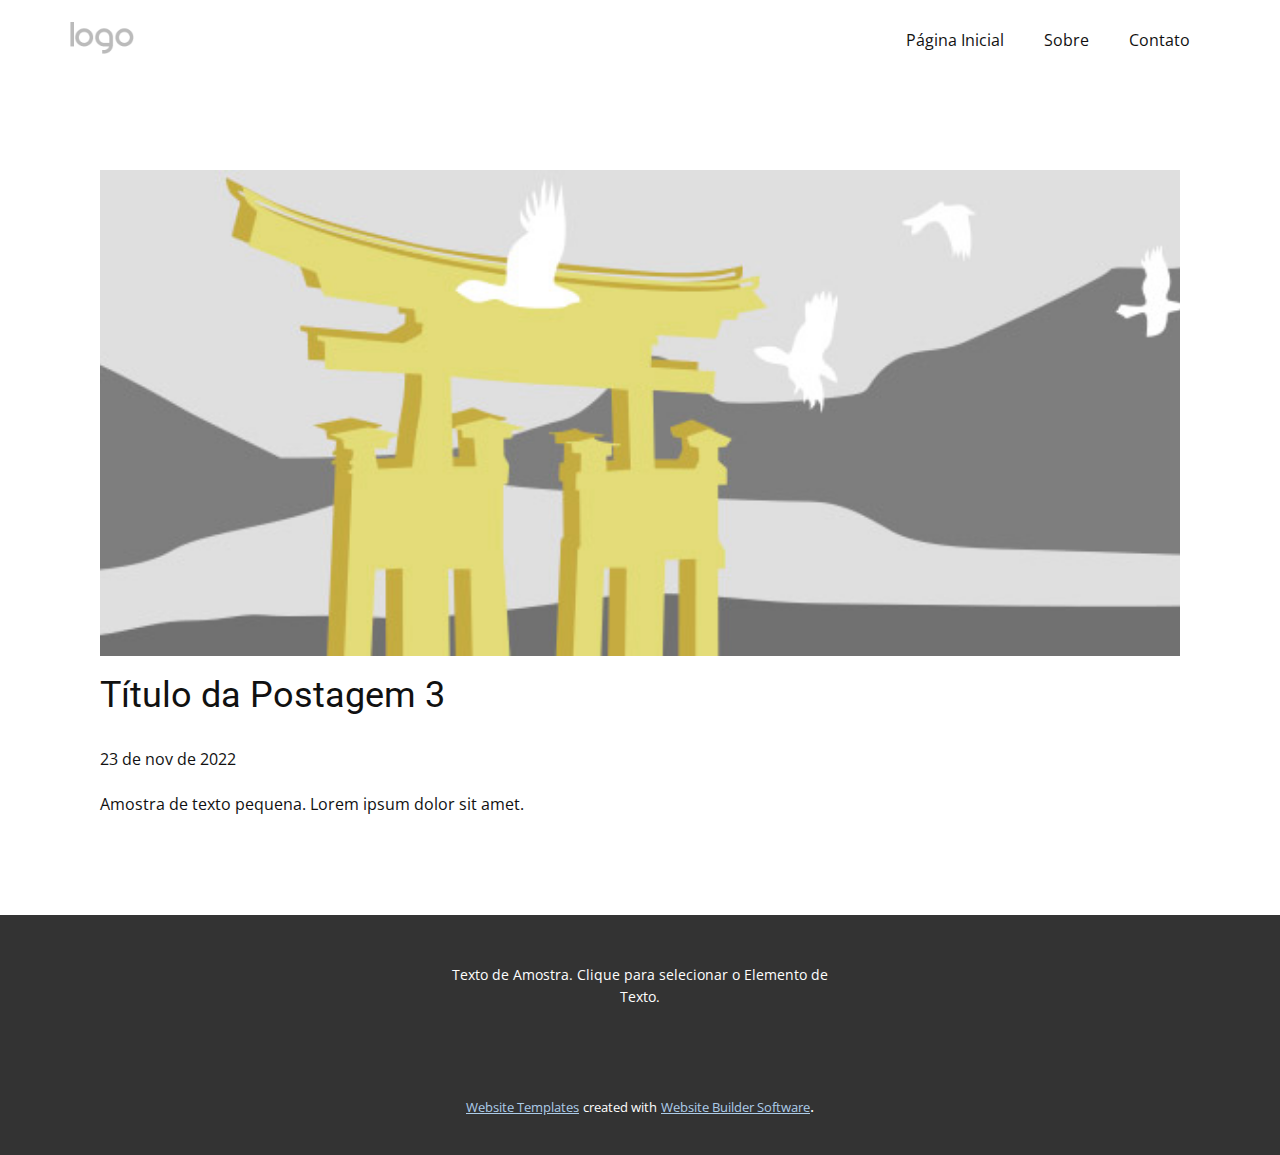
<file: Site1/blog/post-2.html>
<!DOCTYPE html>
<html style="font-size: 16px;" lang="pt"><head>
    <meta name="viewport" content="width=device-width, initial-scale=1.0">
    <meta charset="utf-8">
    <meta name="keywords" content="Título da Postagem 1">
    <meta name="description" content="">
    <title>Título da Postagem 3</title>
    <link rel="stylesheet" href="../nicepage.css" media="screen">
<link rel="stylesheet" href="../Post-Template.css" media="screen">
    <script class="u-script" type="text/javascript" src="../jquery.js" defer=""></script>
    <script class="u-script" type="text/javascript" src="../nicepage.js" defer=""></script>
    <meta name="generator" content="Nicepage 5.0.7, nicepage.com">
    <link id="u-theme-google-font" rel="stylesheet" href="https://fonts.googleapis.com/css?family=Roboto:100,100i,300,300i,400,400i,500,500i,700,700i,900,900i|Open+Sans:300,300i,400,400i,500,500i,600,600i,700,700i,800,800i">
    
    
    <script type="application/ld+json">{
		"@context": "http://schema.org",
		"@type": "Organization",
		"name": "",
		"logo": "images/default-logo.png"
}</script>
    <meta name="theme-color" content="#478ac9">
  </head>
  <body class="u-body u-xl-mode" data-lang="pt"><header class="u-clearfix u-header u-header" id="sec-040b"><div class="u-clearfix u-sheet u-valign-middle u-sheet-1">
        <a href="https://nicepage.com" class="u-image u-logo u-image-1">
          <img src="../images/default-logo.png" class="u-logo-image u-logo-image-1">
        </a>
        <nav class="u-menu u-menu-dropdown u-offcanvas u-menu-1">
          <div class="menu-collapse" style="font-size: 1rem; letter-spacing: 0px;">
            <a class="u-button-style u-custom-left-right-menu-spacing u-custom-padding-bottom u-custom-top-bottom-menu-spacing u-nav-link u-text-active-palette-1-base u-text-hover-palette-2-base" href="#">
              <svg class="u-svg-link" viewBox="0 0 24 24"><use xmlns:xlink="http://www.w3.org/1999/xlink" xlink:href="#menu-hamburger"></use></svg>
              <svg class="u-svg-content" version="1.1" id="menu-hamburger" viewBox="0 0 16 16" x="0px" y="0px" xmlns:xlink="http://www.w3.org/1999/xlink" xmlns="http://www.w3.org/2000/svg"><g><rect y="1" width="16" height="2"></rect><rect y="7" width="16" height="2"></rect><rect y="13" width="16" height="2"></rect>
</g></svg>
            </a>
          </div>
          <div class="u-nav-container">
            <ul class="u-nav u-unstyled u-nav-1"><li class="u-nav-item"><a class="u-button-style u-nav-link u-text-active-palette-1-base u-text-hover-palette-2-base" href="../Página-Inicial.html" style="padding: 10px 20px;">Página Inicial</a>
</li><li class="u-nav-item"><a class="u-button-style u-nav-link u-text-active-palette-1-base u-text-hover-palette-2-base" href="../Sobre.html" style="padding: 10px 20px;">Sobre</a>
</li><li class="u-nav-item"><a class="u-button-style u-nav-link u-text-active-palette-1-base u-text-hover-palette-2-base" href="../Contato.html" style="padding: 10px 20px;">Contato</a>
</li></ul>
          </div>
          <div class="u-nav-container-collapse">
            <div class="u-black u-container-style u-inner-container-layout u-opacity u-opacity-95 u-sidenav">
              <div class="u-inner-container-layout u-sidenav-overflow">
                <div class="u-menu-close"></div>
                <ul class="u-align-center u-nav u-popupmenu-items u-unstyled u-nav-2"><li class="u-nav-item"><a class="u-button-style u-nav-link" href="../Página-Inicial.html">Página Inicial</a>
</li><li class="u-nav-item"><a class="u-button-style u-nav-link" href="../Sobre.html">Sobre</a>
</li><li class="u-nav-item"><a class="u-button-style u-nav-link" href="../Contato.html">Contato</a>
</li></ul>
              </div>
            </div>
            <div class="u-black u-menu-overlay u-opacity u-opacity-70"></div>
          </div>
        </nav>
      </div></header>
    <section class="u-align-center u-clearfix u-section-1" id="sec-928e">
      <div class="u-clearfix u-sheet u-valign-middle-md u-valign-middle-sm u-valign-middle-xs u-sheet-1"><!--post_details--><!--post_details_options_json--><!--{"source":""}--><!--/post_details_options_json--><!--blog_post-->
        <div class="u-container-style u-expanded-width u-post-details u-post-details-1">
          <div class="u-container-layout u-valign-middle u-container-layout-1"><!--blog_post_image-->
            <img alt="" class="u-blog-control u-expanded-width u-image u-image-default u-image-1" src="../images/8ad73f3c.jpeg"><!--/blog_post_image--><!--blog_post_header-->
            <h2 class="u-blog-control u-text u-text-1">Título da Postagem 3</h2><!--/blog_post_header--><!--blog_post_metadata-->
            <div class="u-blog-control u-metadata u-metadata-1"><!--blog_post_metadata_date-->
              <span class="u-meta-date u-meta-icon">23 de nov de 2022</span><!--/blog_post_metadata_date--><!--blog_post_metadata_category-->
              <!--/blog_post_metadata_category--><!--blog_post_metadata_comments-->
              <!--/blog_post_metadata_comments-->
            </div><!--/blog_post_metadata--><!--blog_post_content-->
            <div class="u-align-justify u-blog-control u-post-content u-text u-text-2 fr-view">
  Amostra de texto pequena. Lorem ipsum dolor sit amet.
  </div><!--/blog_post_content-->
          </div>
        </div><!--/blog_post--><!--/post_details-->
      </div>
    </section>
    
    
    <footer class="u-align-center u-clearfix u-footer u-grey-80 u-footer" id="sec-096f"><div class="u-clearfix u-sheet u-sheet-1">
        <p class="u-small-text u-text u-text-variant u-text-1">Texto de Amostra. Clique para selecionar o Elemento de Texto.</p>
      </div></footer>
    <section class="u-backlink u-clearfix u-grey-80">
      <a class="u-link" href="https://nicepage.com/website-templates" target="_blank">
        <span>Website Templates</span>
      </a>
      <p class="u-text">
        <span>created with</span>
      </p>
      <a class="u-link" href="" target="_blank">
        <span>Website Builder Software</span>
      </a>. 
    </section>
  
</body></html>
</file>
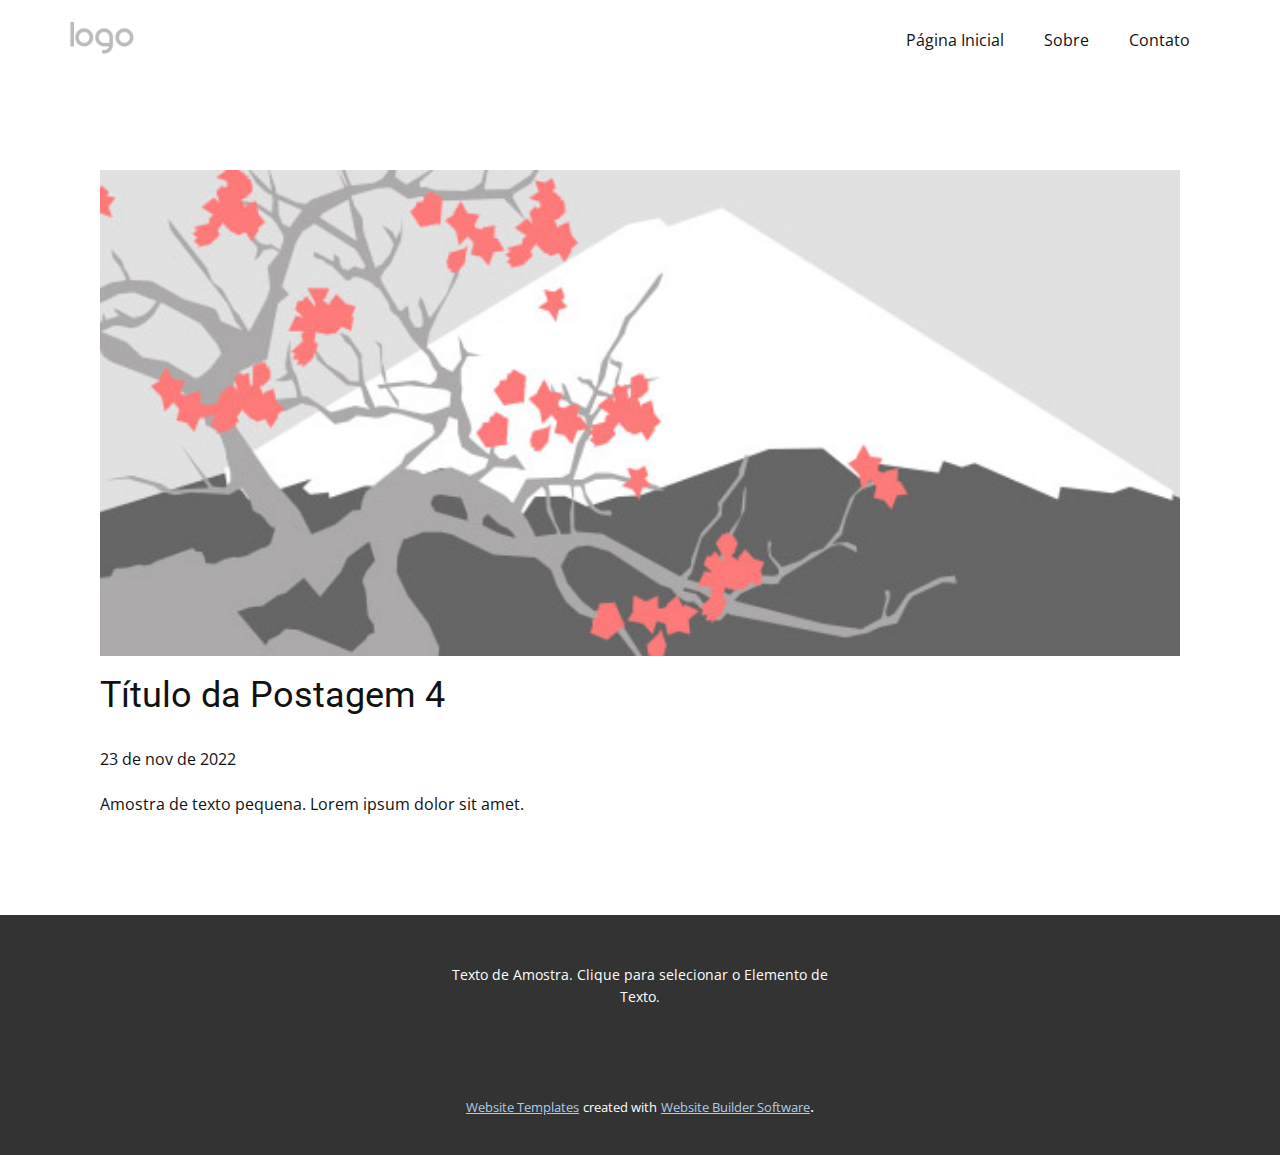
<file: Site1/blog/post-3.html>
<!DOCTYPE html>
<html style="font-size: 16px;" lang="pt"><head>
    <meta name="viewport" content="width=device-width, initial-scale=1.0">
    <meta charset="utf-8">
    <meta name="keywords" content="Título da Postagem 1">
    <meta name="description" content="">
    <title>Título da Postagem 4</title>
    <link rel="stylesheet" href="../nicepage.css" media="screen">
<link rel="stylesheet" href="../Post-Template.css" media="screen">
    <script class="u-script" type="text/javascript" src="../jquery.js" defer=""></script>
    <script class="u-script" type="text/javascript" src="../nicepage.js" defer=""></script>
    <meta name="generator" content="Nicepage 5.0.7, nicepage.com">
    <link id="u-theme-google-font" rel="stylesheet" href="https://fonts.googleapis.com/css?family=Roboto:100,100i,300,300i,400,400i,500,500i,700,700i,900,900i|Open+Sans:300,300i,400,400i,500,500i,600,600i,700,700i,800,800i">
    
    
    <script type="application/ld+json">{
		"@context": "http://schema.org",
		"@type": "Organization",
		"name": "",
		"logo": "images/default-logo.png"
}</script>
    <meta name="theme-color" content="#478ac9">
  </head>
  <body class="u-body u-xl-mode" data-lang="pt"><header class="u-clearfix u-header u-header" id="sec-040b"><div class="u-clearfix u-sheet u-valign-middle u-sheet-1">
        <a href="https://nicepage.com" class="u-image u-logo u-image-1">
          <img src="../images/default-logo.png" class="u-logo-image u-logo-image-1">
        </a>
        <nav class="u-menu u-menu-dropdown u-offcanvas u-menu-1">
          <div class="menu-collapse" style="font-size: 1rem; letter-spacing: 0px;">
            <a class="u-button-style u-custom-left-right-menu-spacing u-custom-padding-bottom u-custom-top-bottom-menu-spacing u-nav-link u-text-active-palette-1-base u-text-hover-palette-2-base" href="#">
              <svg class="u-svg-link" viewBox="0 0 24 24"><use xmlns:xlink="http://www.w3.org/1999/xlink" xlink:href="#menu-hamburger"></use></svg>
              <svg class="u-svg-content" version="1.1" id="menu-hamburger" viewBox="0 0 16 16" x="0px" y="0px" xmlns:xlink="http://www.w3.org/1999/xlink" xmlns="http://www.w3.org/2000/svg"><g><rect y="1" width="16" height="2"></rect><rect y="7" width="16" height="2"></rect><rect y="13" width="16" height="2"></rect>
</g></svg>
            </a>
          </div>
          <div class="u-nav-container">
            <ul class="u-nav u-unstyled u-nav-1"><li class="u-nav-item"><a class="u-button-style u-nav-link u-text-active-palette-1-base u-text-hover-palette-2-base" href="../Página-Inicial.html" style="padding: 10px 20px;">Página Inicial</a>
</li><li class="u-nav-item"><a class="u-button-style u-nav-link u-text-active-palette-1-base u-text-hover-palette-2-base" href="../Sobre.html" style="padding: 10px 20px;">Sobre</a>
</li><li class="u-nav-item"><a class="u-button-style u-nav-link u-text-active-palette-1-base u-text-hover-palette-2-base" href="../Contato.html" style="padding: 10px 20px;">Contato</a>
</li></ul>
          </div>
          <div class="u-nav-container-collapse">
            <div class="u-black u-container-style u-inner-container-layout u-opacity u-opacity-95 u-sidenav">
              <div class="u-inner-container-layout u-sidenav-overflow">
                <div class="u-menu-close"></div>
                <ul class="u-align-center u-nav u-popupmenu-items u-unstyled u-nav-2"><li class="u-nav-item"><a class="u-button-style u-nav-link" href="../Página-Inicial.html">Página Inicial</a>
</li><li class="u-nav-item"><a class="u-button-style u-nav-link" href="../Sobre.html">Sobre</a>
</li><li class="u-nav-item"><a class="u-button-style u-nav-link" href="../Contato.html">Contato</a>
</li></ul>
              </div>
            </div>
            <div class="u-black u-menu-overlay u-opacity u-opacity-70"></div>
          </div>
        </nav>
      </div></header>
    <section class="u-align-center u-clearfix u-section-1" id="sec-928e">
      <div class="u-clearfix u-sheet u-valign-middle-md u-valign-middle-sm u-valign-middle-xs u-sheet-1"><!--post_details--><!--post_details_options_json--><!--{"source":""}--><!--/post_details_options_json--><!--blog_post-->
        <div class="u-container-style u-expanded-width u-post-details u-post-details-1">
          <div class="u-container-layout u-valign-middle u-container-layout-1"><!--blog_post_image-->
            <img alt="" class="u-blog-control u-expanded-width u-image u-image-default u-image-1" src="../images/0fd3416c.jpeg"><!--/blog_post_image--><!--blog_post_header-->
            <h2 class="u-blog-control u-text u-text-1">Título da Postagem 4</h2><!--/blog_post_header--><!--blog_post_metadata-->
            <div class="u-blog-control u-metadata u-metadata-1"><!--blog_post_metadata_date-->
              <span class="u-meta-date u-meta-icon">23 de nov de 2022</span><!--/blog_post_metadata_date--><!--blog_post_metadata_category-->
              <!--/blog_post_metadata_category--><!--blog_post_metadata_comments-->
              <!--/blog_post_metadata_comments-->
            </div><!--/blog_post_metadata--><!--blog_post_content-->
            <div class="u-align-justify u-blog-control u-post-content u-text u-text-2 fr-view">
  Amostra de texto pequena. Lorem ipsum dolor sit amet.
  </div><!--/blog_post_content-->
          </div>
        </div><!--/blog_post--><!--/post_details-->
      </div>
    </section>
    
    
    <footer class="u-align-center u-clearfix u-footer u-grey-80 u-footer" id="sec-096f"><div class="u-clearfix u-sheet u-sheet-1">
        <p class="u-small-text u-text u-text-variant u-text-1">Texto de Amostra. Clique para selecionar o Elemento de Texto.</p>
      </div></footer>
    <section class="u-backlink u-clearfix u-grey-80">
      <a class="u-link" href="https://nicepage.com/website-templates" target="_blank">
        <span>Website Templates</span>
      </a>
      <p class="u-text">
        <span>created with</span>
      </p>
      <a class="u-link" href="" target="_blank">
        <span>Website Builder Software</span>
      </a>. 
    </section>
  
</body></html>
</file>
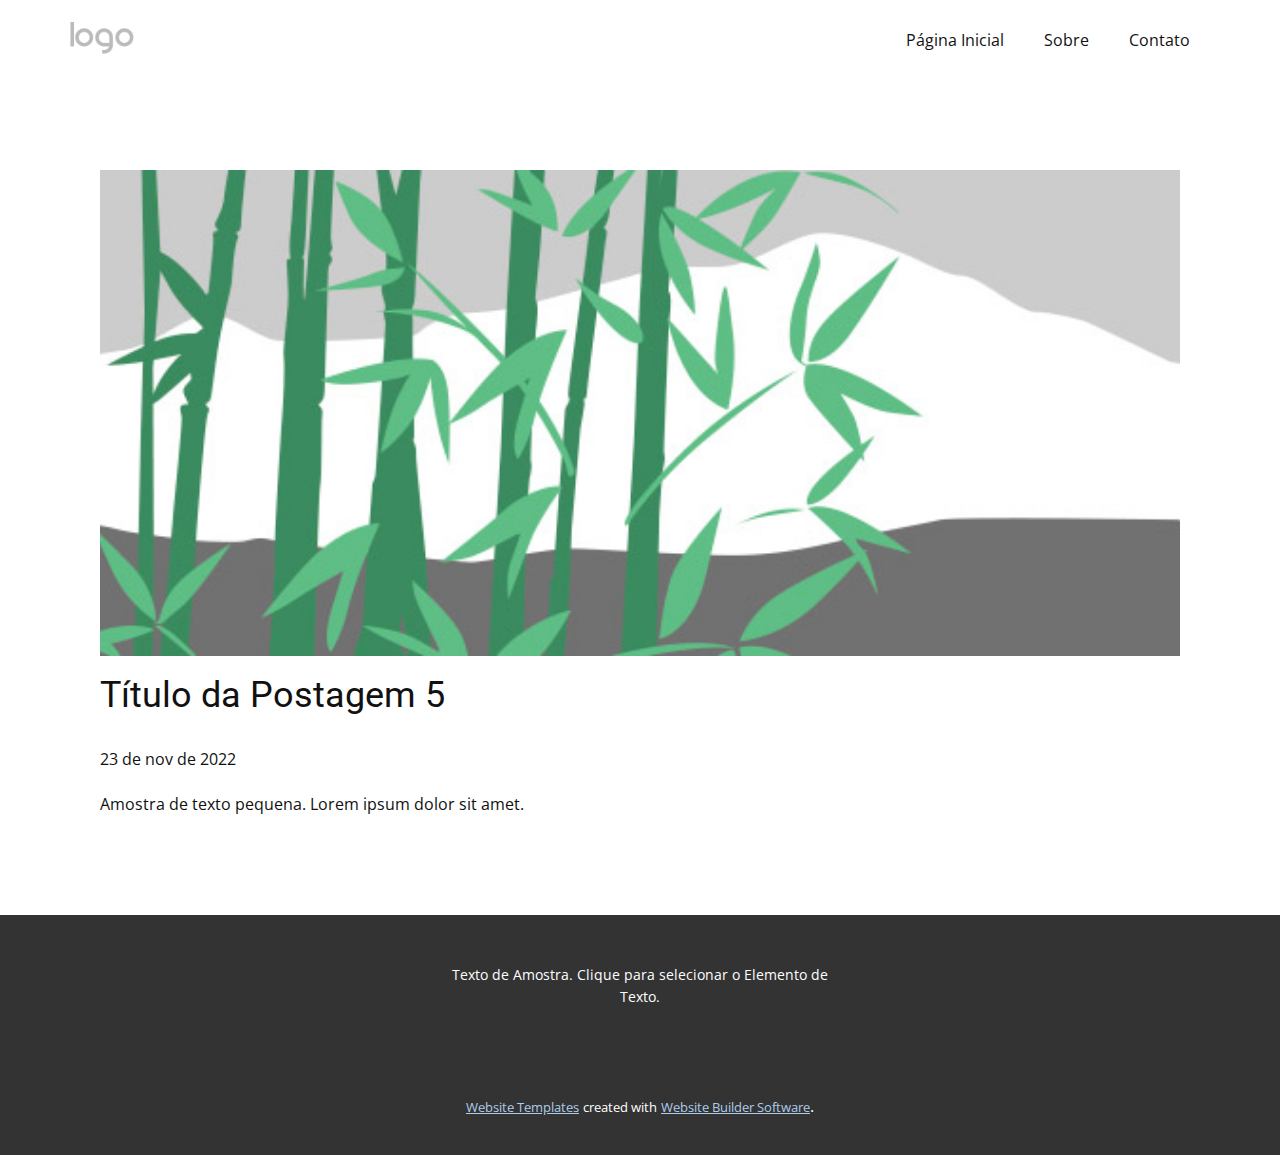
<file: Site1/blog/post-4.html>
<!DOCTYPE html>
<html style="font-size: 16px;" lang="pt"><head>
    <meta name="viewport" content="width=device-width, initial-scale=1.0">
    <meta charset="utf-8">
    <meta name="keywords" content="Título da Postagem 1">
    <meta name="description" content="">
    <title>Título da Postagem 5</title>
    <link rel="stylesheet" href="../nicepage.css" media="screen">
<link rel="stylesheet" href="../Post-Template.css" media="screen">
    <script class="u-script" type="text/javascript" src="../jquery.js" defer=""></script>
    <script class="u-script" type="text/javascript" src="../nicepage.js" defer=""></script>
    <meta name="generator" content="Nicepage 5.0.7, nicepage.com">
    <link id="u-theme-google-font" rel="stylesheet" href="https://fonts.googleapis.com/css?family=Roboto:100,100i,300,300i,400,400i,500,500i,700,700i,900,900i|Open+Sans:300,300i,400,400i,500,500i,600,600i,700,700i,800,800i">
    
    
    <script type="application/ld+json">{
		"@context": "http://schema.org",
		"@type": "Organization",
		"name": "",
		"logo": "images/default-logo.png"
}</script>
    <meta name="theme-color" content="#478ac9">
  </head>
  <body class="u-body u-xl-mode" data-lang="pt"><header class="u-clearfix u-header u-header" id="sec-040b"><div class="u-clearfix u-sheet u-valign-middle u-sheet-1">
        <a href="https://nicepage.com" class="u-image u-logo u-image-1">
          <img src="../images/default-logo.png" class="u-logo-image u-logo-image-1">
        </a>
        <nav class="u-menu u-menu-dropdown u-offcanvas u-menu-1">
          <div class="menu-collapse" style="font-size: 1rem; letter-spacing: 0px;">
            <a class="u-button-style u-custom-left-right-menu-spacing u-custom-padding-bottom u-custom-top-bottom-menu-spacing u-nav-link u-text-active-palette-1-base u-text-hover-palette-2-base" href="#">
              <svg class="u-svg-link" viewBox="0 0 24 24"><use xmlns:xlink="http://www.w3.org/1999/xlink" xlink:href="#menu-hamburger"></use></svg>
              <svg class="u-svg-content" version="1.1" id="menu-hamburger" viewBox="0 0 16 16" x="0px" y="0px" xmlns:xlink="http://www.w3.org/1999/xlink" xmlns="http://www.w3.org/2000/svg"><g><rect y="1" width="16" height="2"></rect><rect y="7" width="16" height="2"></rect><rect y="13" width="16" height="2"></rect>
</g></svg>
            </a>
          </div>
          <div class="u-nav-container">
            <ul class="u-nav u-unstyled u-nav-1"><li class="u-nav-item"><a class="u-button-style u-nav-link u-text-active-palette-1-base u-text-hover-palette-2-base" href="../Página-Inicial.html" style="padding: 10px 20px;">Página Inicial</a>
</li><li class="u-nav-item"><a class="u-button-style u-nav-link u-text-active-palette-1-base u-text-hover-palette-2-base" href="../Sobre.html" style="padding: 10px 20px;">Sobre</a>
</li><li class="u-nav-item"><a class="u-button-style u-nav-link u-text-active-palette-1-base u-text-hover-palette-2-base" href="../Contato.html" style="padding: 10px 20px;">Contato</a>
</li></ul>
          </div>
          <div class="u-nav-container-collapse">
            <div class="u-black u-container-style u-inner-container-layout u-opacity u-opacity-95 u-sidenav">
              <div class="u-inner-container-layout u-sidenav-overflow">
                <div class="u-menu-close"></div>
                <ul class="u-align-center u-nav u-popupmenu-items u-unstyled u-nav-2"><li class="u-nav-item"><a class="u-button-style u-nav-link" href="../Página-Inicial.html">Página Inicial</a>
</li><li class="u-nav-item"><a class="u-button-style u-nav-link" href="../Sobre.html">Sobre</a>
</li><li class="u-nav-item"><a class="u-button-style u-nav-link" href="../Contato.html">Contato</a>
</li></ul>
              </div>
            </div>
            <div class="u-black u-menu-overlay u-opacity u-opacity-70"></div>
          </div>
        </nav>
      </div></header>
    <section class="u-align-center u-clearfix u-section-1" id="sec-928e">
      <div class="u-clearfix u-sheet u-valign-middle-md u-valign-middle-sm u-valign-middle-xs u-sheet-1"><!--post_details--><!--post_details_options_json--><!--{"source":""}--><!--/post_details_options_json--><!--blog_post-->
        <div class="u-container-style u-expanded-width u-post-details u-post-details-1">
          <div class="u-container-layout u-valign-middle u-container-layout-1"><!--blog_post_image-->
            <img alt="" class="u-blog-control u-expanded-width u-image u-image-default u-image-1" src="../images/68f64b9d.jpeg"><!--/blog_post_image--><!--blog_post_header-->
            <h2 class="u-blog-control u-text u-text-1">Título da Postagem 5</h2><!--/blog_post_header--><!--blog_post_metadata-->
            <div class="u-blog-control u-metadata u-metadata-1"><!--blog_post_metadata_date-->
              <span class="u-meta-date u-meta-icon">23 de nov de 2022</span><!--/blog_post_metadata_date--><!--blog_post_metadata_category-->
              <!--/blog_post_metadata_category--><!--blog_post_metadata_comments-->
              <!--/blog_post_metadata_comments-->
            </div><!--/blog_post_metadata--><!--blog_post_content-->
            <div class="u-align-justify u-blog-control u-post-content u-text u-text-2 fr-view">
  Amostra de texto pequena. Lorem ipsum dolor sit amet.
  </div><!--/blog_post_content-->
          </div>
        </div><!--/blog_post--><!--/post_details-->
      </div>
    </section>
    
    
    <footer class="u-align-center u-clearfix u-footer u-grey-80 u-footer" id="sec-096f"><div class="u-clearfix u-sheet u-sheet-1">
        <p class="u-small-text u-text u-text-variant u-text-1">Texto de Amostra. Clique para selecionar o Elemento de Texto.</p>
      </div></footer>
    <section class="u-backlink u-clearfix u-grey-80">
      <a class="u-link" href="https://nicepage.com/website-templates" target="_blank">
        <span>Website Templates</span>
      </a>
      <p class="u-text">
        <span>created with</span>
      </p>
      <a class="u-link" href="" target="_blank">
        <span>Website Builder Software</span>
      </a>. 
    </section>
  
</body></html>
</file>
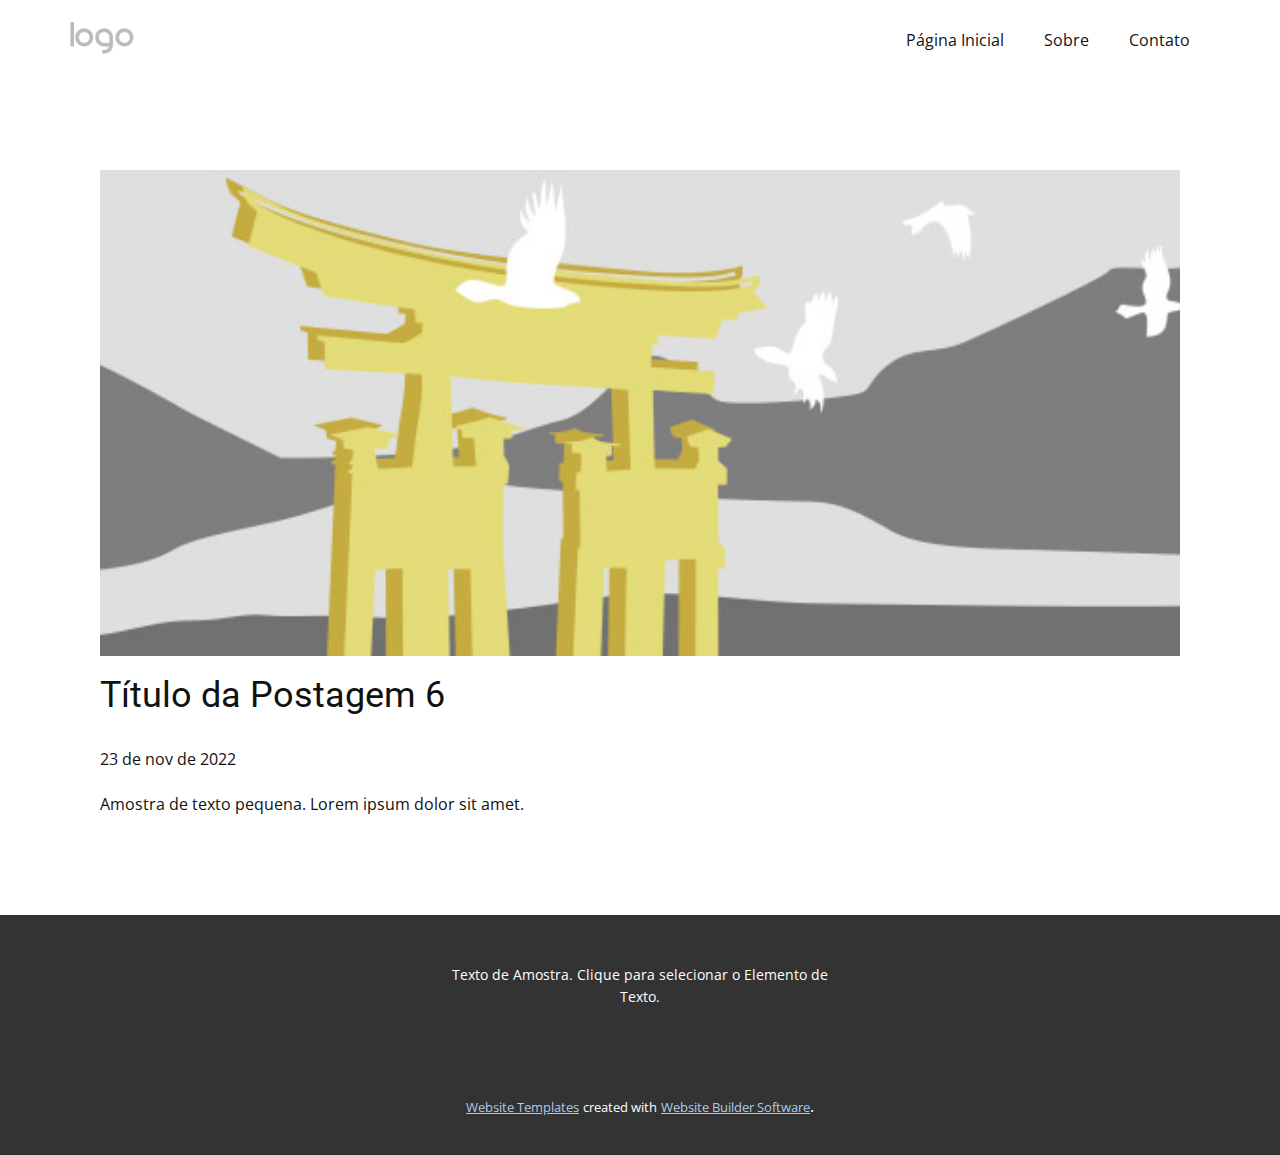
<file: Site1/blog/post-5.html>
<!DOCTYPE html>
<html style="font-size: 16px;" lang="pt"><head>
    <meta name="viewport" content="width=device-width, initial-scale=1.0">
    <meta charset="utf-8">
    <meta name="keywords" content="Título da Postagem 1">
    <meta name="description" content="">
    <title>Título da Postagem 6</title>
    <link rel="stylesheet" href="../nicepage.css" media="screen">
<link rel="stylesheet" href="../Post-Template.css" media="screen">
    <script class="u-script" type="text/javascript" src="../jquery.js" defer=""></script>
    <script class="u-script" type="text/javascript" src="../nicepage.js" defer=""></script>
    <meta name="generator" content="Nicepage 5.0.7, nicepage.com">
    <link id="u-theme-google-font" rel="stylesheet" href="https://fonts.googleapis.com/css?family=Roboto:100,100i,300,300i,400,400i,500,500i,700,700i,900,900i|Open+Sans:300,300i,400,400i,500,500i,600,600i,700,700i,800,800i">
    
    
    <script type="application/ld+json">{
		"@context": "http://schema.org",
		"@type": "Organization",
		"name": "",
		"logo": "images/default-logo.png"
}</script>
    <meta name="theme-color" content="#478ac9">
  </head>
  <body class="u-body u-xl-mode" data-lang="pt"><header class="u-clearfix u-header u-header" id="sec-040b"><div class="u-clearfix u-sheet u-valign-middle u-sheet-1">
        <a href="https://nicepage.com" class="u-image u-logo u-image-1">
          <img src="../images/default-logo.png" class="u-logo-image u-logo-image-1">
        </a>
        <nav class="u-menu u-menu-dropdown u-offcanvas u-menu-1">
          <div class="menu-collapse" style="font-size: 1rem; letter-spacing: 0px;">
            <a class="u-button-style u-custom-left-right-menu-spacing u-custom-padding-bottom u-custom-top-bottom-menu-spacing u-nav-link u-text-active-palette-1-base u-text-hover-palette-2-base" href="#">
              <svg class="u-svg-link" viewBox="0 0 24 24"><use xmlns:xlink="http://www.w3.org/1999/xlink" xlink:href="#menu-hamburger"></use></svg>
              <svg class="u-svg-content" version="1.1" id="menu-hamburger" viewBox="0 0 16 16" x="0px" y="0px" xmlns:xlink="http://www.w3.org/1999/xlink" xmlns="http://www.w3.org/2000/svg"><g><rect y="1" width="16" height="2"></rect><rect y="7" width="16" height="2"></rect><rect y="13" width="16" height="2"></rect>
</g></svg>
            </a>
          </div>
          <div class="u-nav-container">
            <ul class="u-nav u-unstyled u-nav-1"><li class="u-nav-item"><a class="u-button-style u-nav-link u-text-active-palette-1-base u-text-hover-palette-2-base" href="../Página-Inicial.html" style="padding: 10px 20px;">Página Inicial</a>
</li><li class="u-nav-item"><a class="u-button-style u-nav-link u-text-active-palette-1-base u-text-hover-palette-2-base" href="../Sobre.html" style="padding: 10px 20px;">Sobre</a>
</li><li class="u-nav-item"><a class="u-button-style u-nav-link u-text-active-palette-1-base u-text-hover-palette-2-base" href="../Contato.html" style="padding: 10px 20px;">Contato</a>
</li></ul>
          </div>
          <div class="u-nav-container-collapse">
            <div class="u-black u-container-style u-inner-container-layout u-opacity u-opacity-95 u-sidenav">
              <div class="u-inner-container-layout u-sidenav-overflow">
                <div class="u-menu-close"></div>
                <ul class="u-align-center u-nav u-popupmenu-items u-unstyled u-nav-2"><li class="u-nav-item"><a class="u-button-style u-nav-link" href="../Página-Inicial.html">Página Inicial</a>
</li><li class="u-nav-item"><a class="u-button-style u-nav-link" href="../Sobre.html">Sobre</a>
</li><li class="u-nav-item"><a class="u-button-style u-nav-link" href="../Contato.html">Contato</a>
</li></ul>
              </div>
            </div>
            <div class="u-black u-menu-overlay u-opacity u-opacity-70"></div>
          </div>
        </nav>
      </div></header>
    <section class="u-align-center u-clearfix u-section-1" id="sec-928e">
      <div class="u-clearfix u-sheet u-valign-middle-md u-valign-middle-sm u-valign-middle-xs u-sheet-1"><!--post_details--><!--post_details_options_json--><!--{"source":""}--><!--/post_details_options_json--><!--blog_post-->
        <div class="u-container-style u-expanded-width u-post-details u-post-details-1">
          <div class="u-container-layout u-valign-middle u-container-layout-1"><!--blog_post_image-->
            <img alt="" class="u-blog-control u-expanded-width u-image u-image-default u-image-1" src="../images/8ad73f3c.jpeg"><!--/blog_post_image--><!--blog_post_header-->
            <h2 class="u-blog-control u-text u-text-1">Título da Postagem 6</h2><!--/blog_post_header--><!--blog_post_metadata-->
            <div class="u-blog-control u-metadata u-metadata-1"><!--blog_post_metadata_date-->
              <span class="u-meta-date u-meta-icon">23 de nov de 2022</span><!--/blog_post_metadata_date--><!--blog_post_metadata_category-->
              <!--/blog_post_metadata_category--><!--blog_post_metadata_comments-->
              <!--/blog_post_metadata_comments-->
            </div><!--/blog_post_metadata--><!--blog_post_content-->
            <div class="u-align-justify u-blog-control u-post-content u-text u-text-2 fr-view">
  Amostra de texto pequena. Lorem ipsum dolor sit amet.
  </div><!--/blog_post_content-->
          </div>
        </div><!--/blog_post--><!--/post_details-->
      </div>
    </section>
    
    
    <footer class="u-align-center u-clearfix u-footer u-grey-80 u-footer" id="sec-096f"><div class="u-clearfix u-sheet u-sheet-1">
        <p class="u-small-text u-text u-text-variant u-text-1">Texto de Amostra. Clique para selecionar o Elemento de Texto.</p>
      </div></footer>
    <section class="u-backlink u-clearfix u-grey-80">
      <a class="u-link" href="https://nicepage.com/website-templates" target="_blank">
        <span>Website Templates</span>
      </a>
      <p class="u-text">
        <span>created with</span>
      </p>
      <a class="u-link" href="" target="_blank">
        <span>Website Builder Software</span>
      </a>. 
    </section>
  
</body></html>
</file>
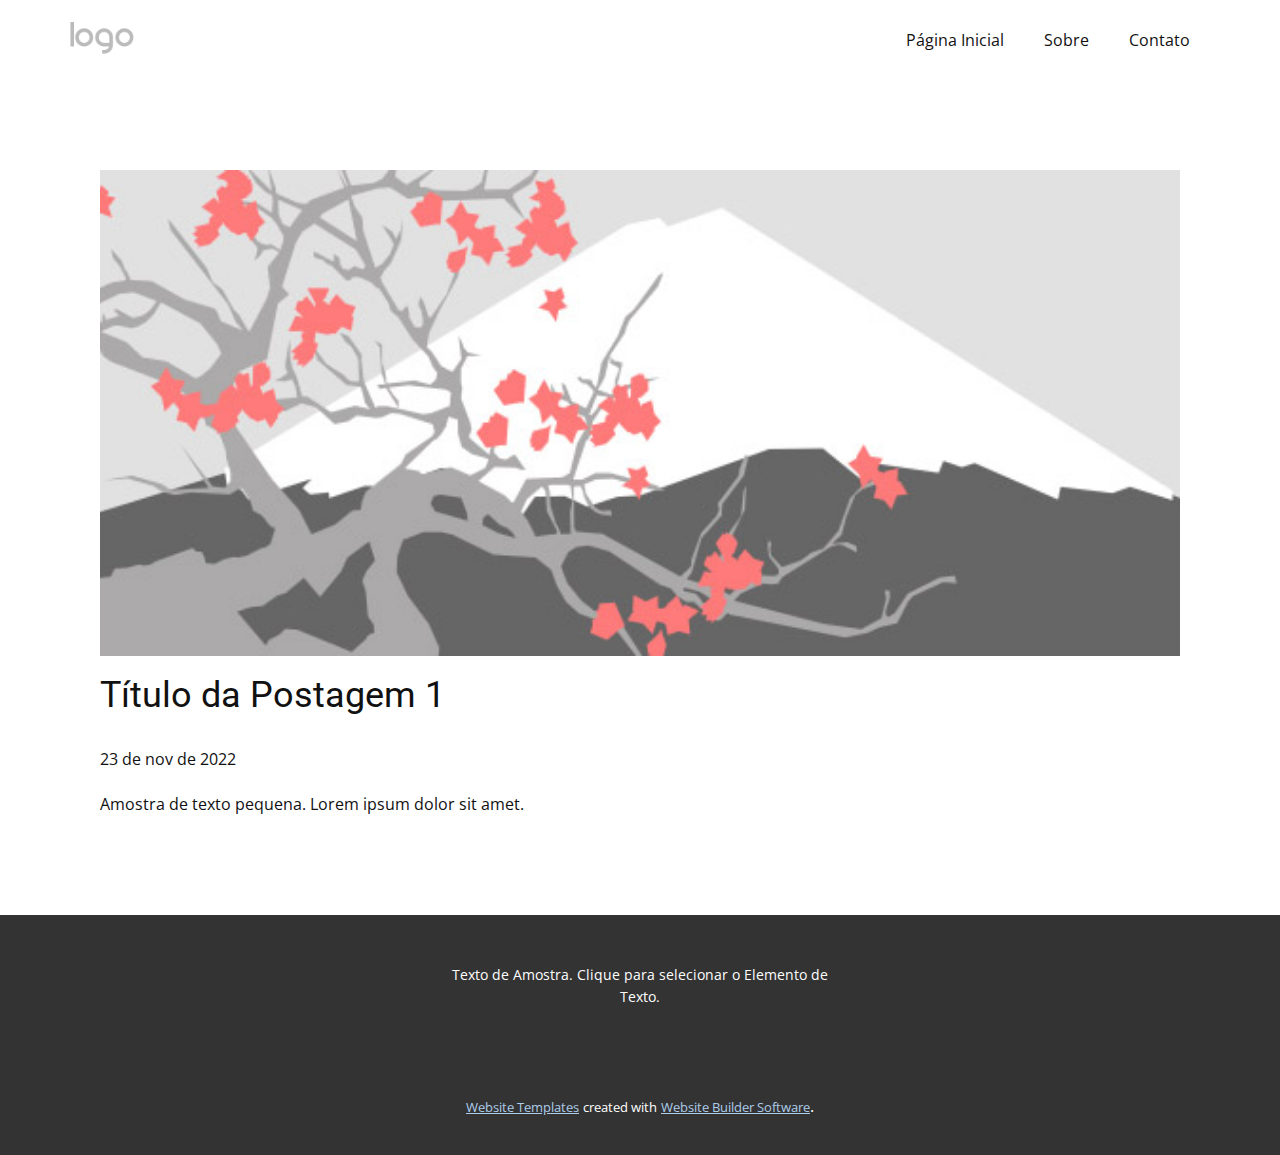
<file: Site1/blog/post.html>
<!DOCTYPE html>
<html style="font-size: 16px;" lang="pt"><head>
    <meta name="viewport" content="width=device-width, initial-scale=1.0">
    <meta charset="utf-8">
    <meta name="keywords" content="Título da Postagem 1">
    <meta name="description" content="">
    <title>Título da Postagem 1</title>
    <link rel="stylesheet" href="../nicepage.css" media="screen">
<link rel="stylesheet" href="../Post-Template.css" media="screen">
    <script class="u-script" type="text/javascript" src="../jquery.js" defer=""></script>
    <script class="u-script" type="text/javascript" src="../nicepage.js" defer=""></script>
    <meta name="generator" content="Nicepage 5.0.7, nicepage.com">
    <link id="u-theme-google-font" rel="stylesheet" href="https://fonts.googleapis.com/css?family=Roboto:100,100i,300,300i,400,400i,500,500i,700,700i,900,900i|Open+Sans:300,300i,400,400i,500,500i,600,600i,700,700i,800,800i">
    
    
    <script type="application/ld+json">{
		"@context": "http://schema.org",
		"@type": "Organization",
		"name": "",
		"logo": "images/default-logo.png"
}</script>
    <meta name="theme-color" content="#478ac9">
  </head>
  <body class="u-body u-xl-mode" data-lang="pt"><header class="u-clearfix u-header u-header" id="sec-040b"><div class="u-clearfix u-sheet u-valign-middle u-sheet-1">
        <a href="https://nicepage.com" class="u-image u-logo u-image-1">
          <img src="../images/default-logo.png" class="u-logo-image u-logo-image-1">
        </a>
        <nav class="u-menu u-menu-dropdown u-offcanvas u-menu-1">
          <div class="menu-collapse" style="font-size: 1rem; letter-spacing: 0px;">
            <a class="u-button-style u-custom-left-right-menu-spacing u-custom-padding-bottom u-custom-top-bottom-menu-spacing u-nav-link u-text-active-palette-1-base u-text-hover-palette-2-base" href="#">
              <svg class="u-svg-link" viewBox="0 0 24 24"><use xmlns:xlink="http://www.w3.org/1999/xlink" xlink:href="#menu-hamburger"></use></svg>
              <svg class="u-svg-content" version="1.1" id="menu-hamburger" viewBox="0 0 16 16" x="0px" y="0px" xmlns:xlink="http://www.w3.org/1999/xlink" xmlns="http://www.w3.org/2000/svg"><g><rect y="1" width="16" height="2"></rect><rect y="7" width="16" height="2"></rect><rect y="13" width="16" height="2"></rect>
</g></svg>
            </a>
          </div>
          <div class="u-nav-container">
            <ul class="u-nav u-unstyled u-nav-1"><li class="u-nav-item"><a class="u-button-style u-nav-link u-text-active-palette-1-base u-text-hover-palette-2-base" href="../Página-Inicial.html" style="padding: 10px 20px;">Página Inicial</a>
</li><li class="u-nav-item"><a class="u-button-style u-nav-link u-text-active-palette-1-base u-text-hover-palette-2-base" href="../Sobre.html" style="padding: 10px 20px;">Sobre</a>
</li><li class="u-nav-item"><a class="u-button-style u-nav-link u-text-active-palette-1-base u-text-hover-palette-2-base" href="../Contato.html" style="padding: 10px 20px;">Contato</a>
</li></ul>
          </div>
          <div class="u-nav-container-collapse">
            <div class="u-black u-container-style u-inner-container-layout u-opacity u-opacity-95 u-sidenav">
              <div class="u-inner-container-layout u-sidenav-overflow">
                <div class="u-menu-close"></div>
                <ul class="u-align-center u-nav u-popupmenu-items u-unstyled u-nav-2"><li class="u-nav-item"><a class="u-button-style u-nav-link" href="../Página-Inicial.html">Página Inicial</a>
</li><li class="u-nav-item"><a class="u-button-style u-nav-link" href="../Sobre.html">Sobre</a>
</li><li class="u-nav-item"><a class="u-button-style u-nav-link" href="../Contato.html">Contato</a>
</li></ul>
              </div>
            </div>
            <div class="u-black u-menu-overlay u-opacity u-opacity-70"></div>
          </div>
        </nav>
      </div></header>
    <section class="u-align-center u-clearfix u-section-1" id="sec-928e">
      <div class="u-clearfix u-sheet u-valign-middle-md u-valign-middle-sm u-valign-middle-xs u-sheet-1"><!--post_details--><!--post_details_options_json--><!--{"source":""}--><!--/post_details_options_json--><!--blog_post-->
        <div class="u-container-style u-expanded-width u-post-details u-post-details-1">
          <div class="u-container-layout u-valign-middle u-container-layout-1"><!--blog_post_image-->
            <img alt="" class="u-blog-control u-expanded-width u-image u-image-default u-image-1" src="../images/0fd3416c.jpeg"><!--/blog_post_image--><!--blog_post_header-->
            <h2 class="u-blog-control u-text u-text-1">Título da Postagem 1</h2><!--/blog_post_header--><!--blog_post_metadata-->
            <div class="u-blog-control u-metadata u-metadata-1"><!--blog_post_metadata_date-->
              <span class="u-meta-date u-meta-icon">23 de nov de 2022</span><!--/blog_post_metadata_date--><!--blog_post_metadata_category-->
              <!--/blog_post_metadata_category--><!--blog_post_metadata_comments-->
              <!--/blog_post_metadata_comments-->
            </div><!--/blog_post_metadata--><!--blog_post_content-->
            <div class="u-align-justify u-blog-control u-post-content u-text u-text-2 fr-view">
  Amostra de texto pequena. Lorem ipsum dolor sit amet.
  </div><!--/blog_post_content-->
          </div>
        </div><!--/blog_post--><!--/post_details-->
      </div>
    </section>
    
    
    <footer class="u-align-center u-clearfix u-footer u-grey-80 u-footer" id="sec-096f"><div class="u-clearfix u-sheet u-sheet-1">
        <p class="u-small-text u-text u-text-variant u-text-1">Texto de Amostra. Clique para selecionar o Elemento de Texto.</p>
      </div></footer>
    <section class="u-backlink u-clearfix u-grey-80">
      <a class="u-link" href="https://nicepage.com/website-templates" target="_blank">
        <span>Website Templates</span>
      </a>
      <p class="u-text">
        <span>created with</span>
      </p>
      <a class="u-link" href="" target="_blank">
        <span>Website Builder Software</span>
      </a>. 
    </section>
  
</body></html>
</file>
